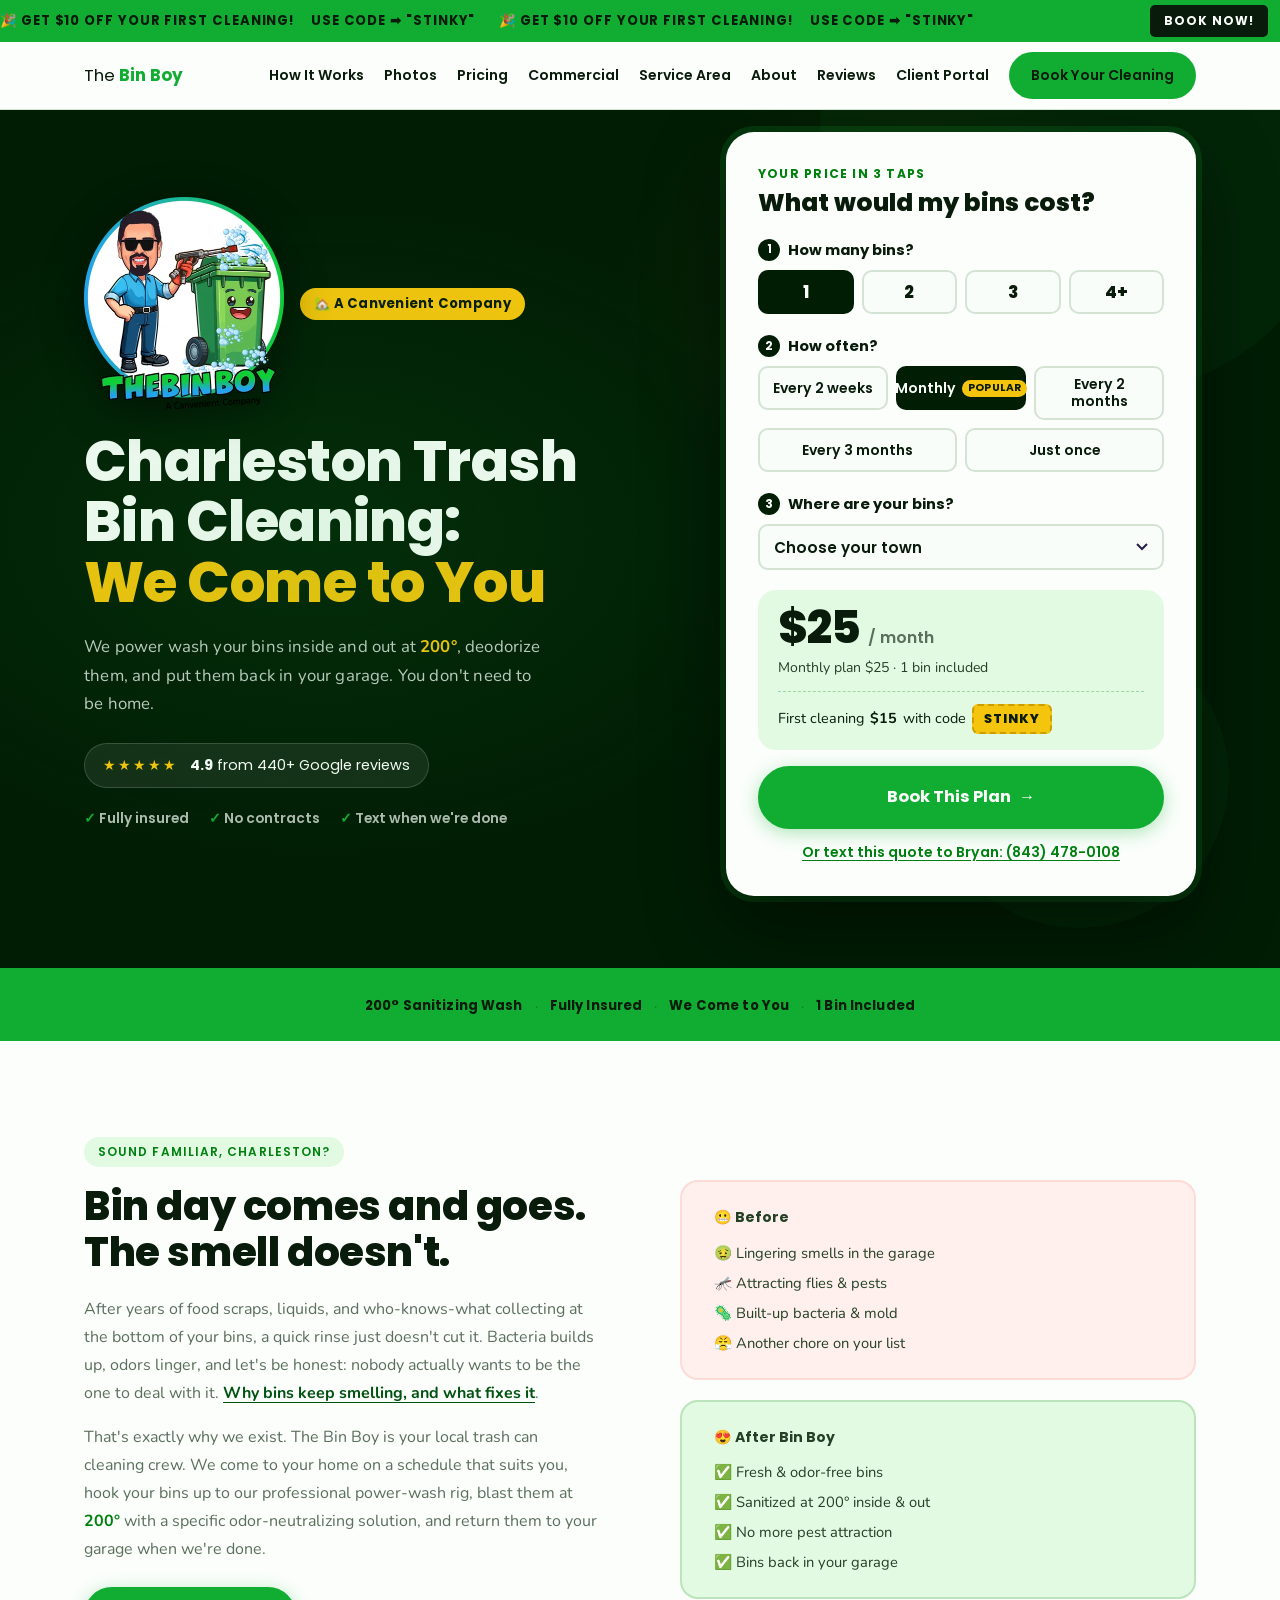
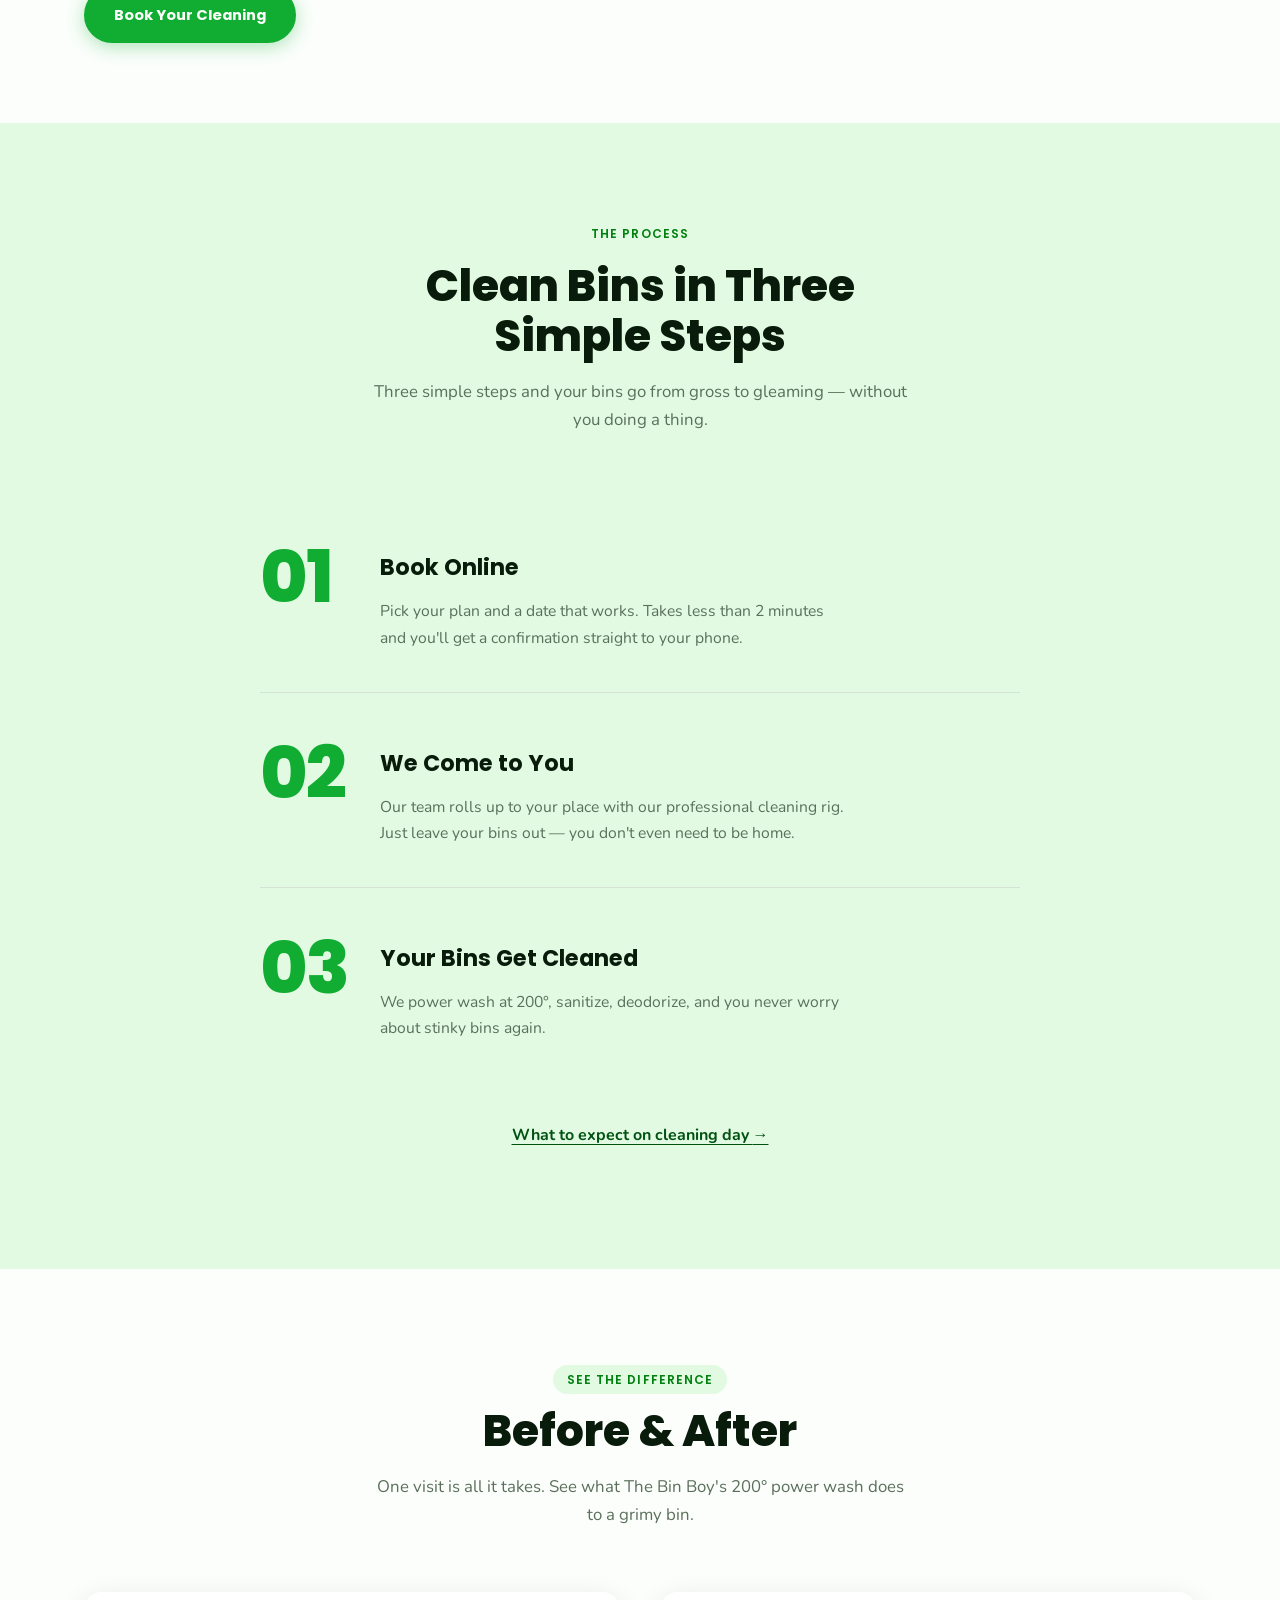
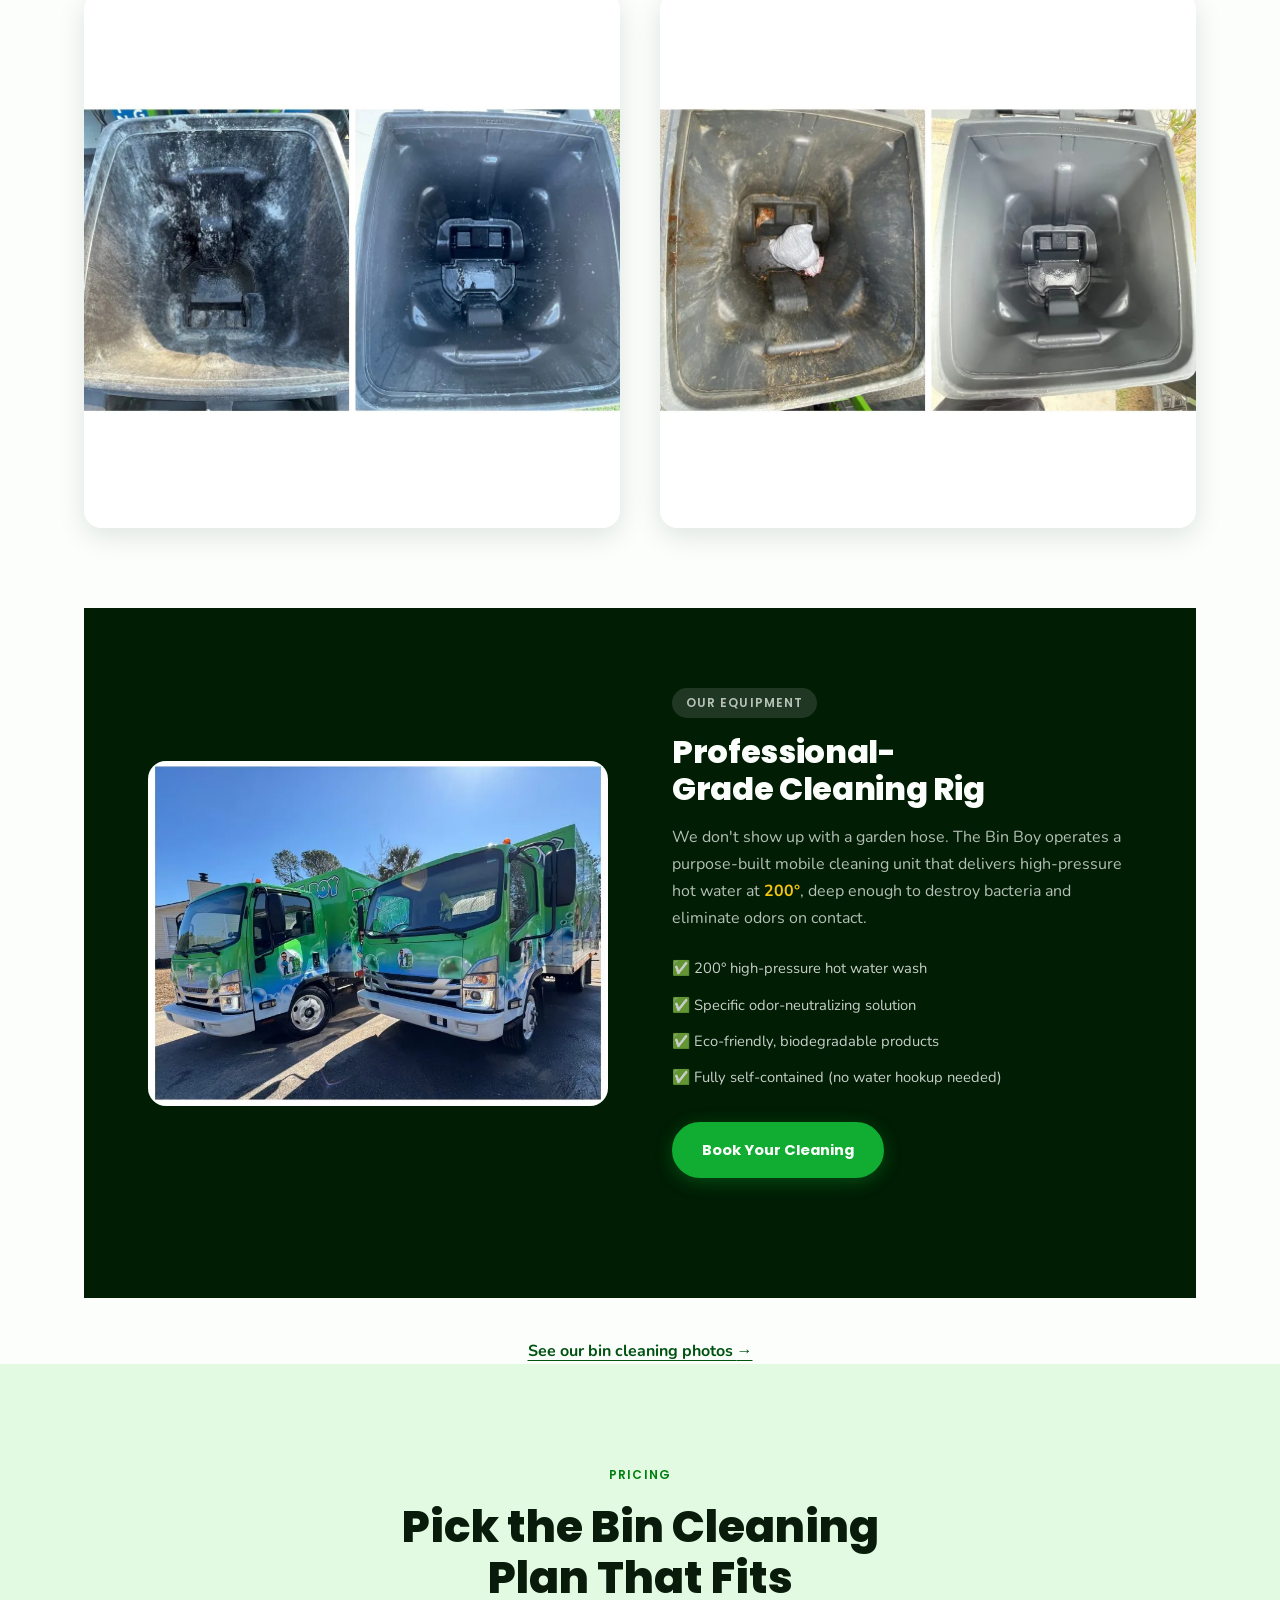
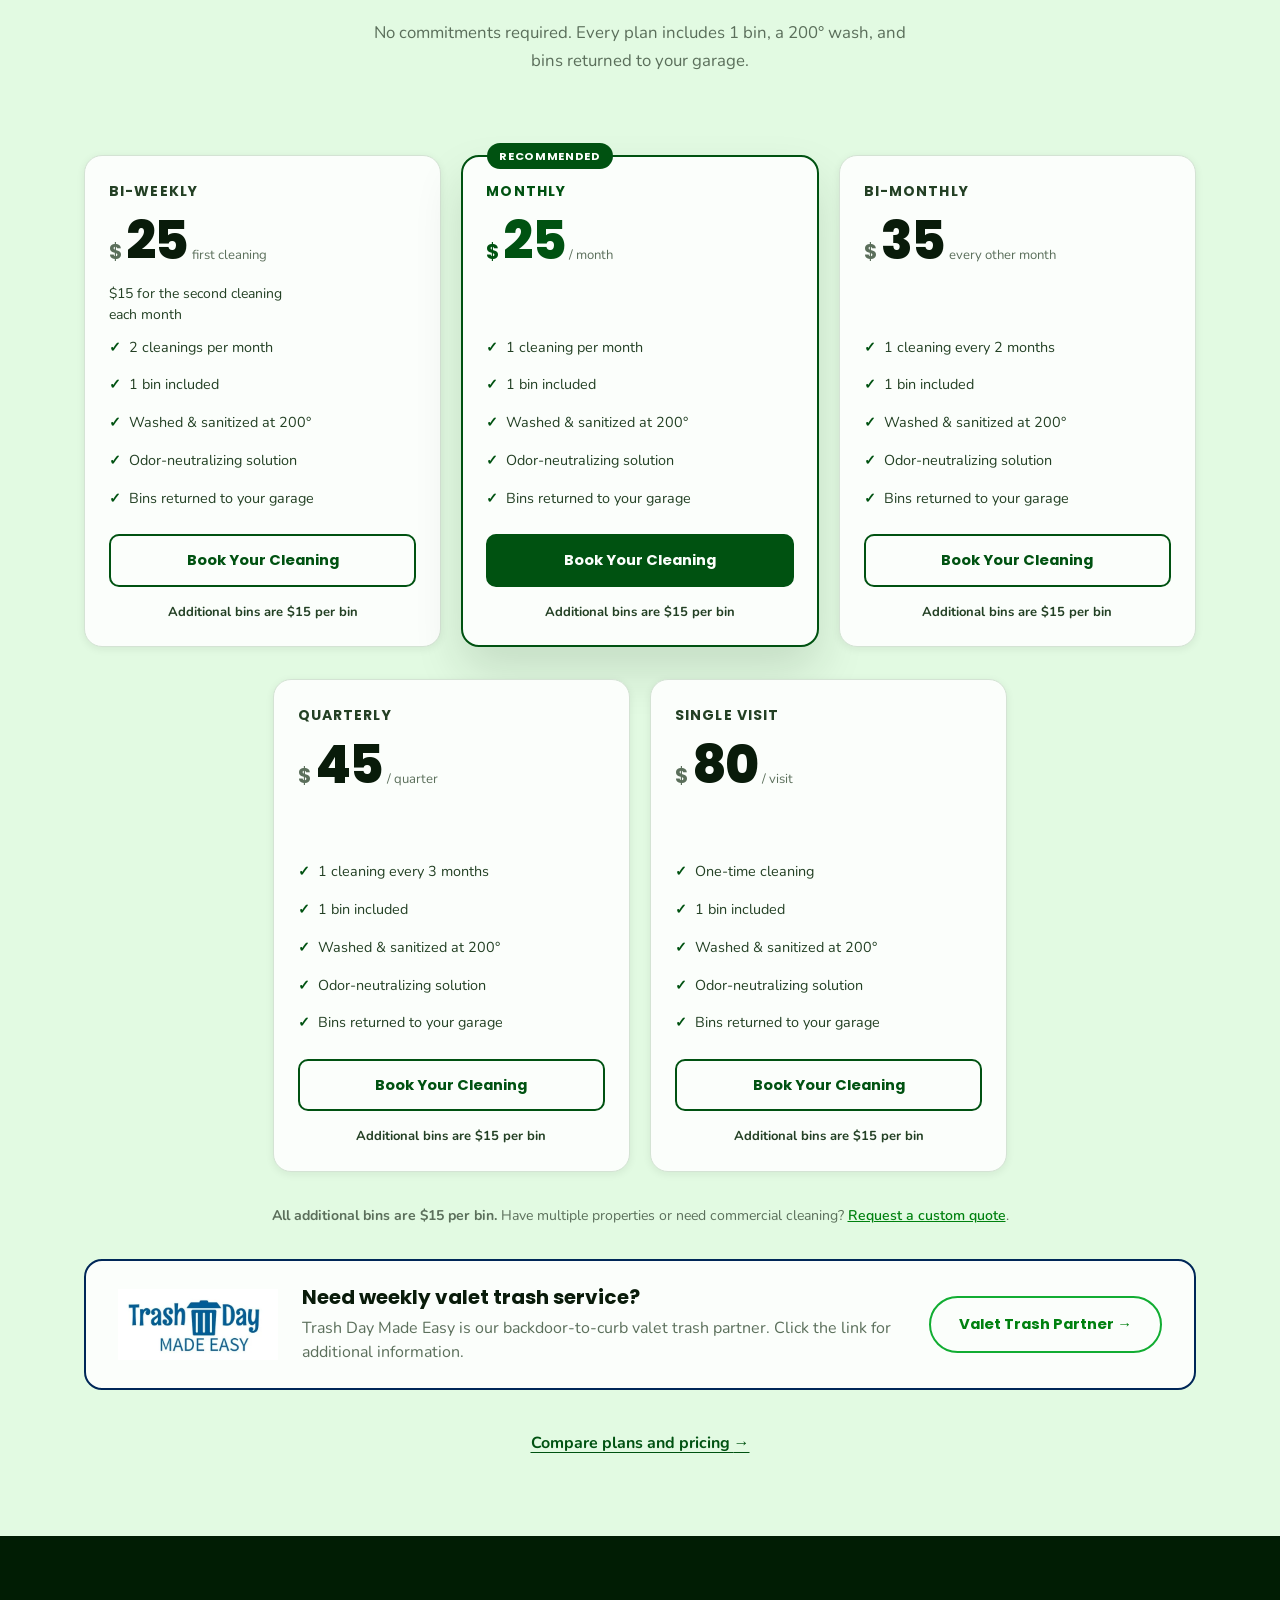
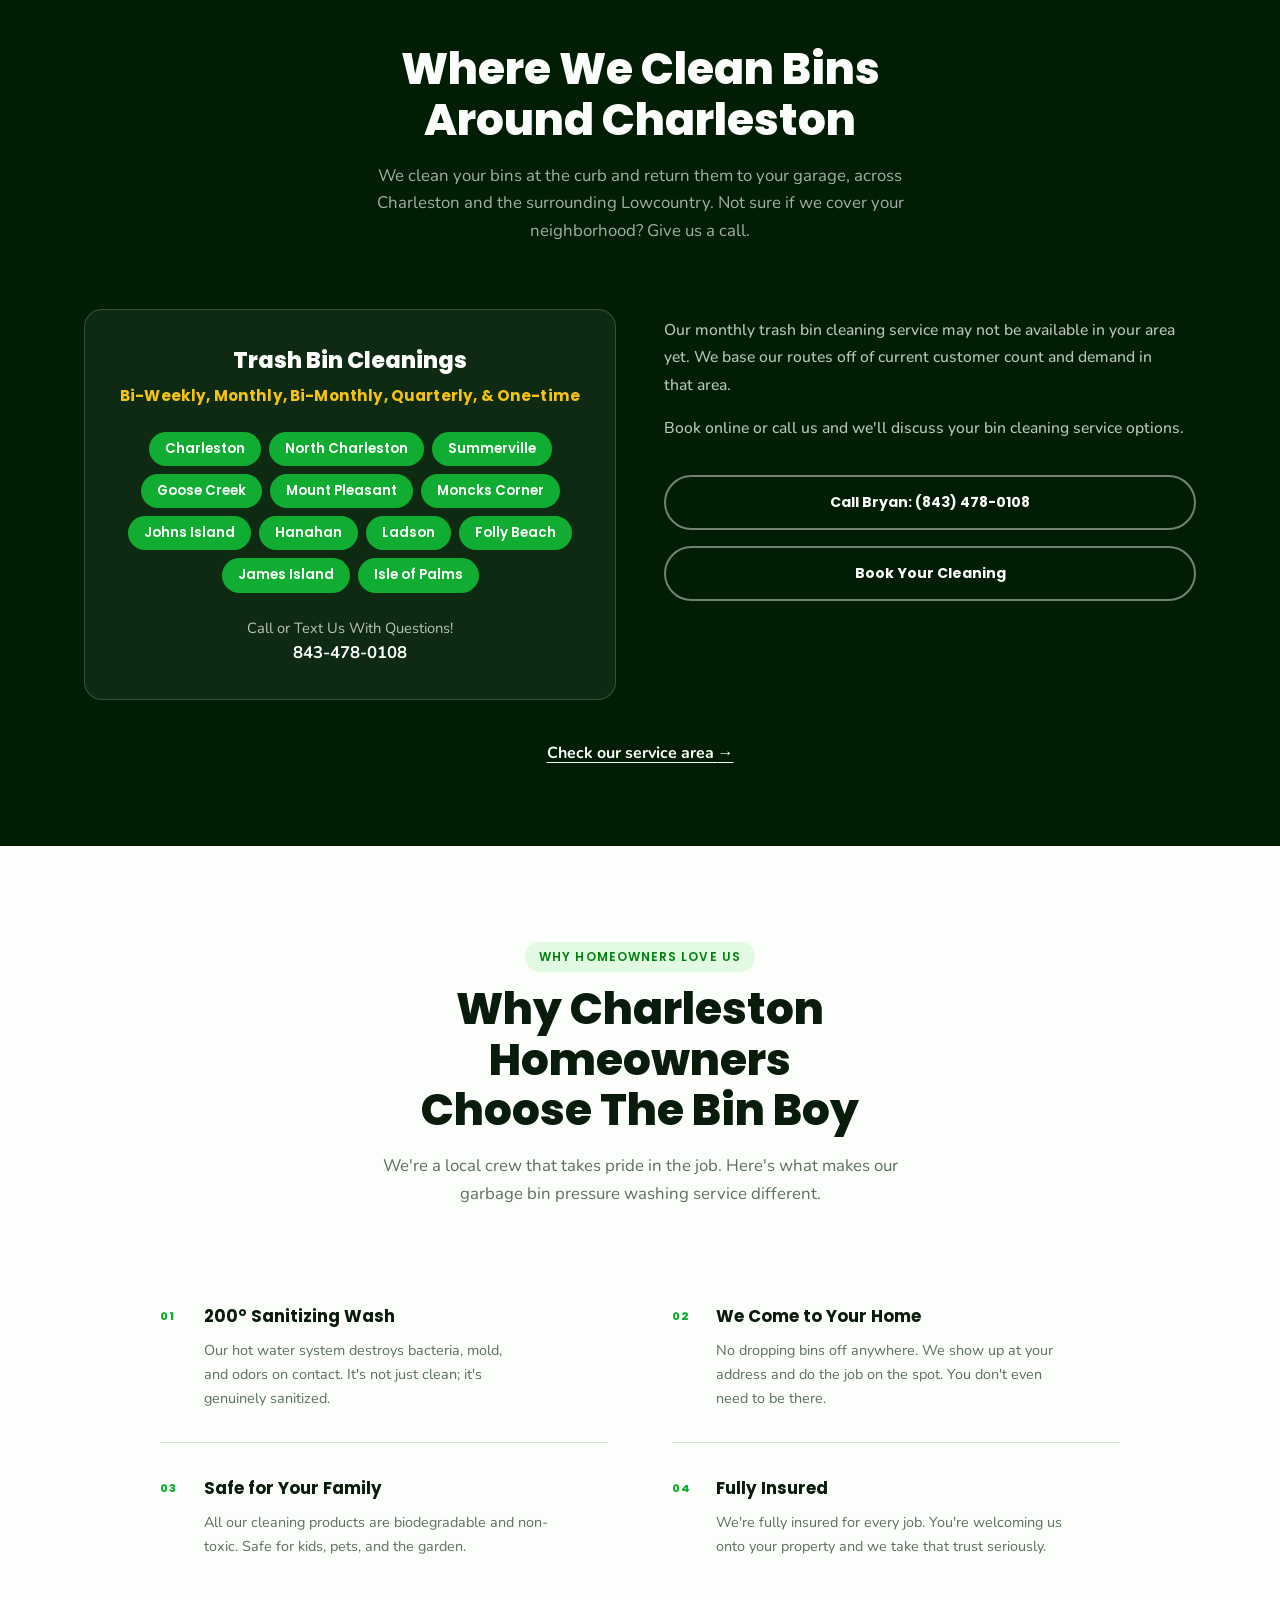
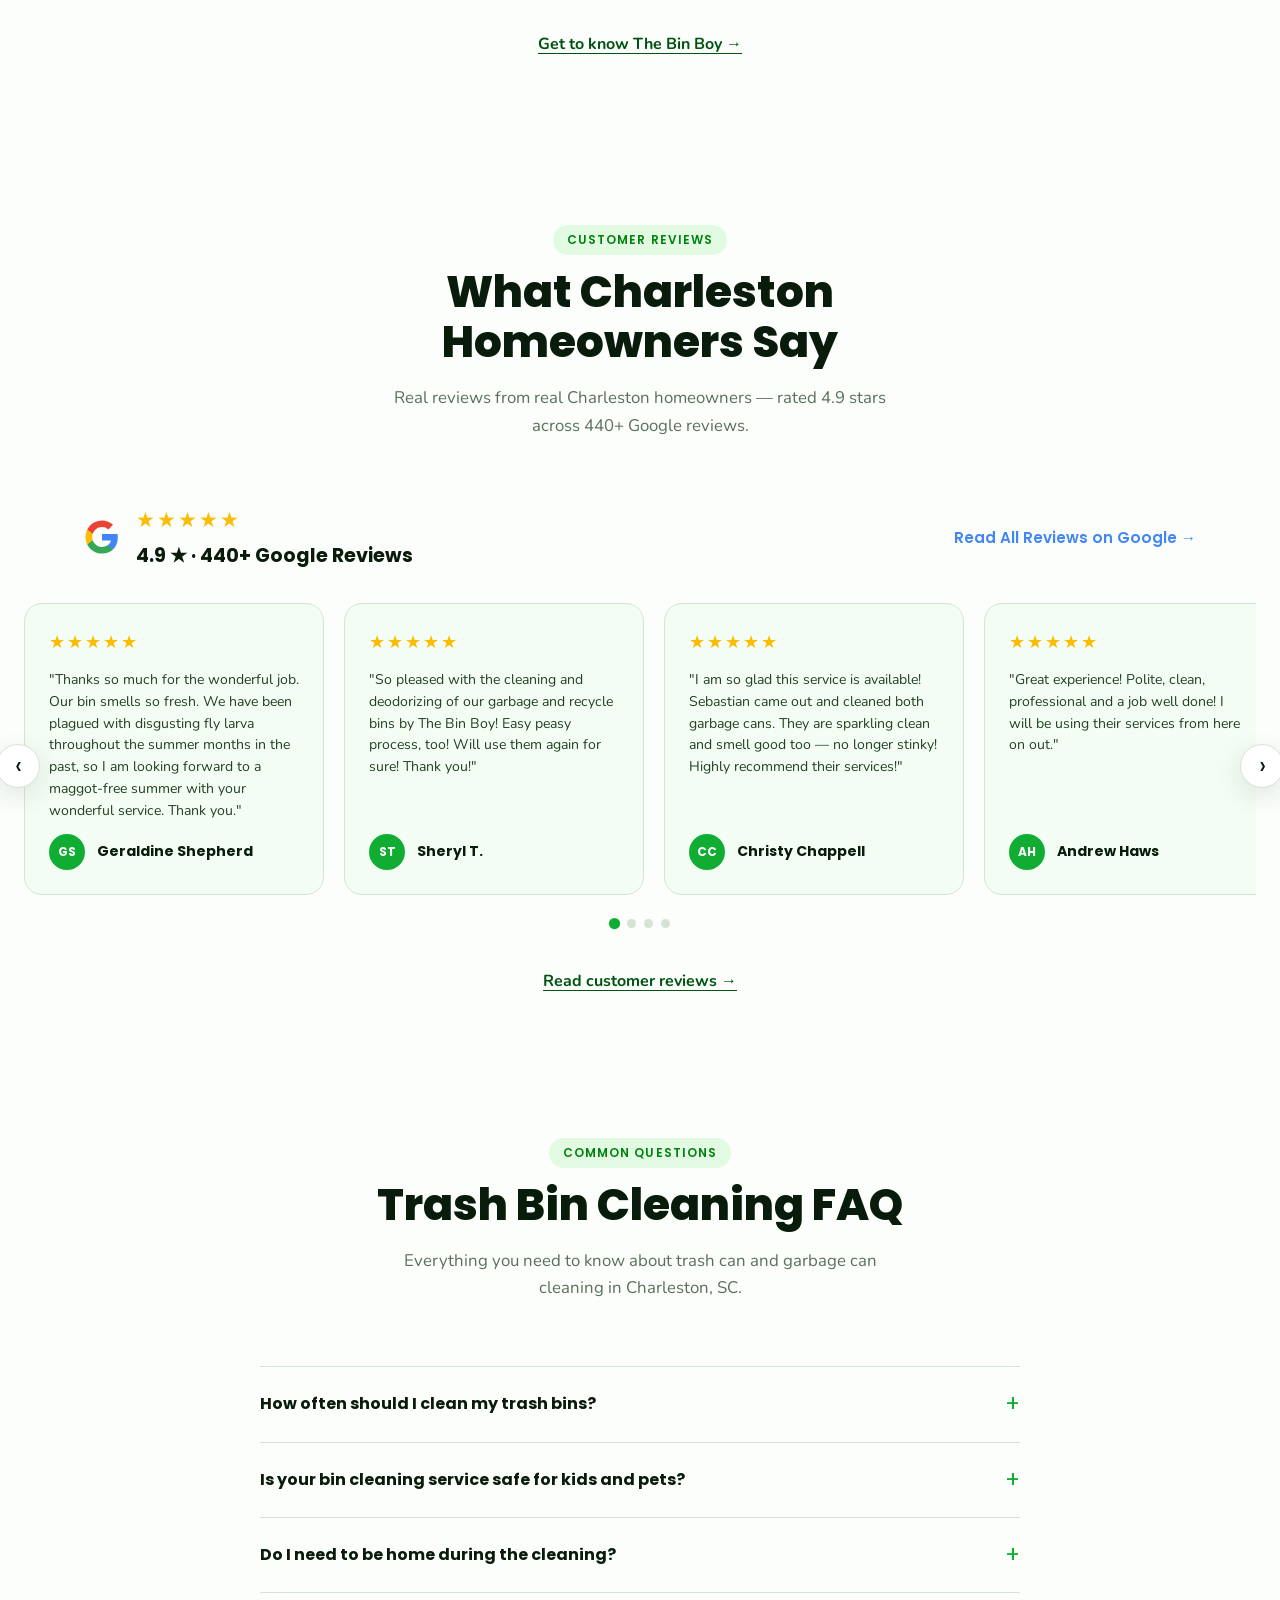
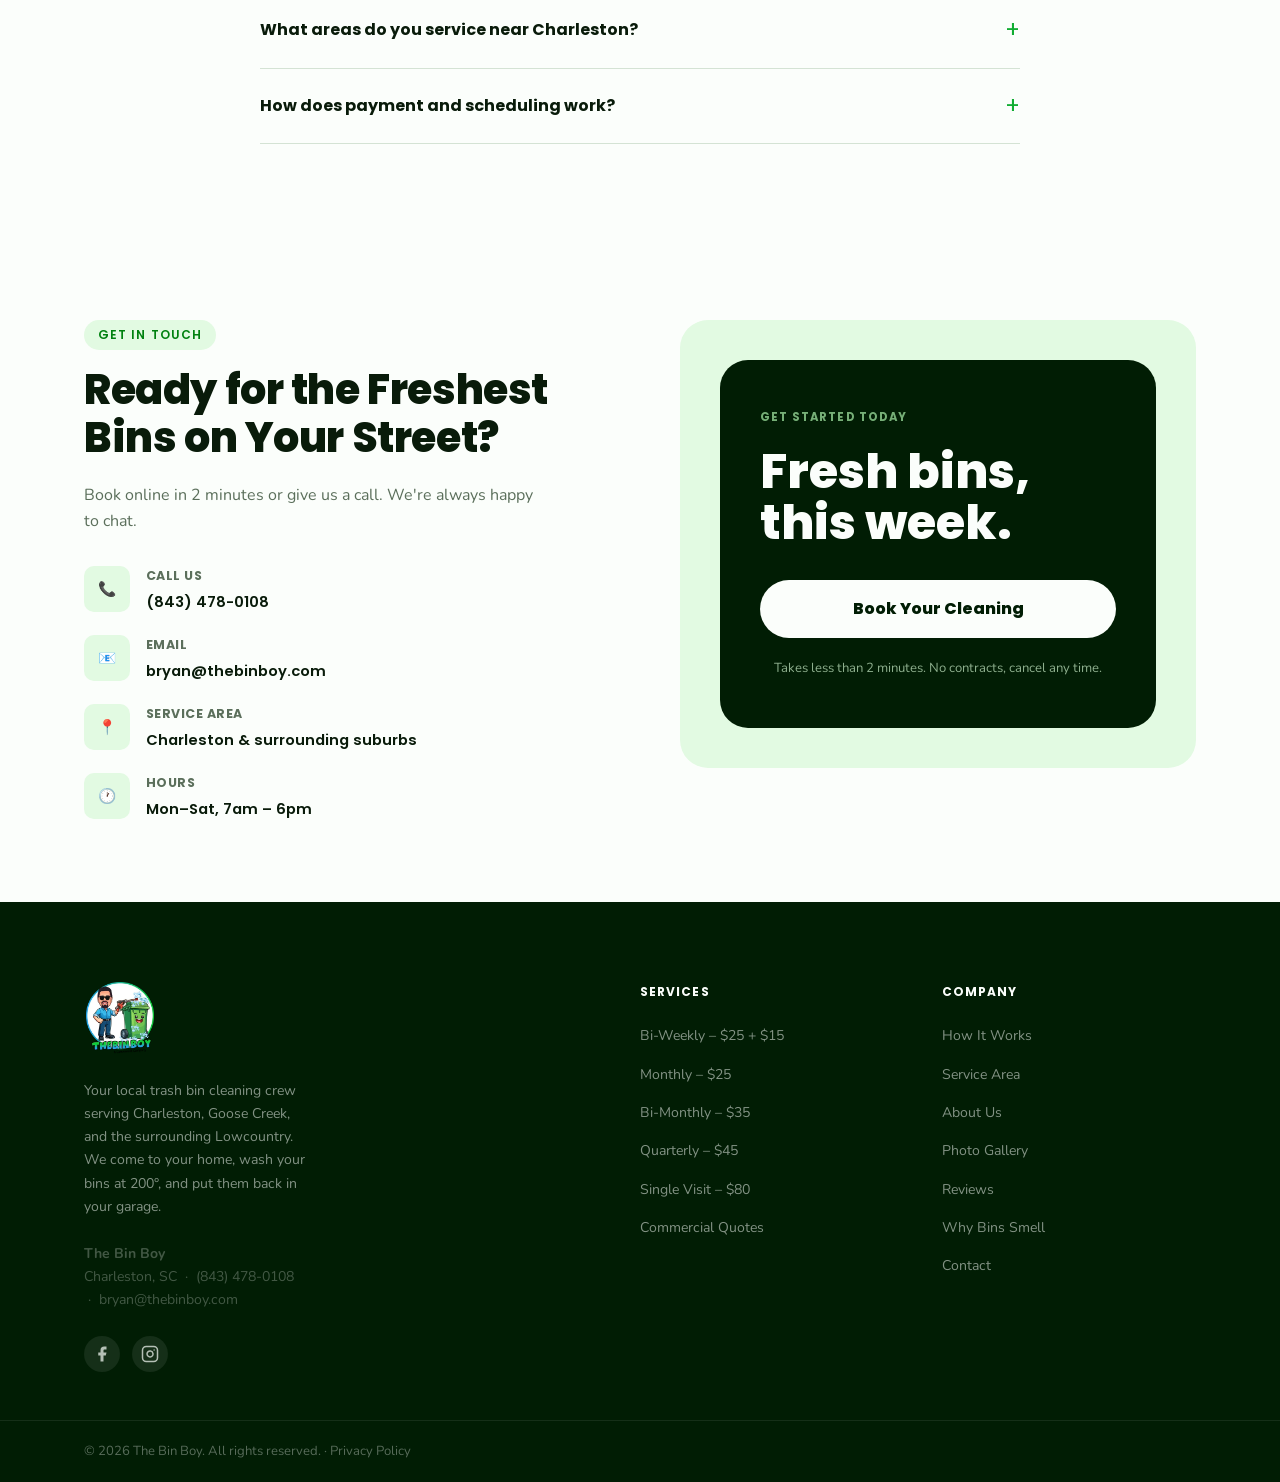
<file: index.html>
<!DOCTYPE html>
<html lang="en">
<head>
  <meta charset="UTF-8" />
  <meta name="viewport" content="width=device-width, initial-scale=1.0, viewport-fit=cover" />
  <title>Trash Bin Cleaning Charleston &amp; Summerville SC | The Bin Boy</title>
  <meta name="description" content="Trash bin cleaning in Charleston, Summerville &amp; the Lowcountry. We wash your bins at 200° and put them back in your garage. Plans from $25. Book online." />
  <link rel="canonical" href="https://thebinboy.com/" />

  <!-- Favicon -->
  <link rel="icon" type="image/png" sizes="48x48" href="images/favicon-48.png" />
  <link rel="apple-touch-icon" href="images/apple-touch-icon.png" />

  <!-- Open Graph -->
  <meta property="og:locale" content="en_US" />
  <meta property="og:type" content="website" />
  <meta property="og:site_name" content="The Bin Boy" />
  <meta property="og:title" content="Trash Bin Cleaning Charleston &amp; Summerville SC | The Bin Boy" />
  <meta property="og:description" content="Trash bin cleaning in Charleston, Summerville &amp; the Lowcountry. We wash your bins at 200° and put them back in your garage. Plans from $25. Book online." />
  <meta property="og:url" content="https://thebinboy.com/" />
  <meta property="og:image" content="https://thebinboy.com/images/share-1200x630.jpg" />
  <meta property="og:image:width" content="1200" />
  <meta property="og:image:height" content="630" />
  <meta property="og:image:alt" content="Trash bin before and after cleaning by The Bin Boy in Charleston, SC" />

  <!-- Twitter -->
  <meta name="twitter:card" content="summary_large_image" />
  <meta name="twitter:title" content="Trash Bin Cleaning Charleston &amp; Summerville SC | The Bin Boy" />
  <meta name="twitter:description" content="Trash bin cleaning in Charleston, Summerville &amp; the Lowcountry. We wash your bins at 200° and put them back in your garage. Plans from $25. Book online." />
  <meta name="twitter:image" content="https://thebinboy.com/images/share-1200x630.jpg" />
  <meta name="twitter:image:alt" content="Trash bin before and after cleaning by The Bin Boy in Charleston, SC" />

  <link rel="preconnect" href="https://fonts.googleapis.com" />
  <link rel="preconnect" href="https://fonts.gstatic.com" crossorigin />
  <link href="https://fonts.googleapis.com/css2?family=Poppins:wght@400;600;700;800&family=Nunito:wght@400;500;600;700&display=swap" rel="stylesheet" />
  <link rel="stylesheet" href="styles.css" />
  <!--
    ===== STRUCTURED DATA (JSON-LD) =====
    Single @graph = one source of truth for the whole site. Edit business facts
    (phone, email, hours, service area, prices) here and they flow
    everywhere. All entities are cross-linked by @id (#business, #website,
    #webpage, #service-*, etc.), so there are no duplicate/conflicting entities.
    No aggregateRating/review markup on purpose: the ratings come from Google,
    and Google does not allow reviews from other sites to be marked up as the
    business's own. The visible review text on the page is fine.
    commercial.html has its own Service schema that references this same
    #business @id via provider, keeping entity identity consistent site-wide.
  -->
  <script type="application/ld+json">
  {
    "@context": "https://schema.org",
    "@graph": [
      {
        "@type": ["LocalBusiness", "HomeAndConstructionBusiness"],
        "@id": "https://thebinboy.com/#business",
        "name": "The Bin Boy",
        "url": "https://thebinboy.com/",
        "telephone": "+18434780108",
        "email": "bryan@thebinboy.com",
        "description": "Professional trash and recycle bin cleaning service in Charleston, SC and surrounding areas. We come to your home, clean your bins at 200°, and return them to your garage.",
        "slogan": "A Canvenient Company",
        "logo": {
          "@type": "ImageObject",
          "@id": "https://thebinboy.com/#logo",
          "url": "https://thebinboy.com/images/logo.png",
          "caption": "The Bin Boy"
        },
        "image": { "@id": "https://thebinboy.com/#logo" },
        "founder": { "@type": "Person", "name": "Bryan Rojas" },
        "foundingDate": "2021",
        "address": {
          "@type": "PostalAddress",
          "addressLocality": "Charleston",
          "addressRegion": "SC",
          "addressCountry": "US"
        },
        "areaServed": [
          { "@type": "City", "name": "Charleston, SC" },
          { "@type": "City", "name": "North Charleston, SC" },
          { "@type": "City", "name": "Summerville, SC" },
          { "@type": "City", "name": "Goose Creek, SC" },
          { "@type": "City", "name": "Mount Pleasant, SC" },
          { "@type": "City", "name": "Moncks Corner, SC" },
          { "@type": "City", "name": "Johns Island, SC" },
          { "@type": "City", "name": "Hanahan, SC" },
          { "@type": "City", "name": "Ladson, SC" },
          { "@type": "City", "name": "Folly Beach, SC" },
          { "@type": "City", "name": "James Island, SC" },
          { "@type": "City", "name": "Isle of Palms, SC" }
        ],
        "openingHoursSpecification": {
          "@type": "OpeningHoursSpecification",
          "dayOfWeek": ["Monday", "Tuesday", "Wednesday", "Thursday", "Friday", "Saturday"],
          "opens": "07:00",
          "closes": "18:00"
        },
        "priceRange": "$$",
        "contactPoint": {
          "@type": "ContactPoint",
          "telephone": "+18434780108",
          "email": "bryan@thebinboy.com",
          "contactType": "customer service",
          "areaServed": "US-SC",
          "availableLanguage": "English"
        },
        "sameAs": [
          "https://www.facebook.com/TheBInBoy.SC/",
          "https://www.instagram.com/thebinboysc/",
          "https://www.google.com/search?kgmid=/g/11rgm1mhmt"
        ],
        "hasOfferCatalog": {
          "@type": "OfferCatalog",
          "name": "Bin Cleaning Plans",
          "itemListElement": [
            { "@id": "https://thebinboy.com/#offer-biweekly" },
            { "@id": "https://thebinboy.com/#offer-monthly" },
            { "@id": "https://thebinboy.com/#offer-bimonthly" },
            { "@id": "https://thebinboy.com/#offer-quarterly" },
            { "@id": "https://thebinboy.com/#offer-onetime" }
          ]
        }
      },
      {
        "@type": "WebSite",
        "@id": "https://thebinboy.com/#website",
        "url": "https://thebinboy.com/",
        "name": "The Bin Boy",
        "description": "Professional trash and recycle bin cleaning in Charleston, SC and the Lowcountry.",
        "publisher": { "@id": "https://thebinboy.com/#business" },
        "inLanguage": "en-US"
      },
      {
        "@type": "WebPage",
        "@id": "https://thebinboy.com/#webpage",
        "url": "https://thebinboy.com/",
        "name": "Trash Bin Cleaning Charleston & Summerville SC | The Bin Boy",
        "description": "Trash bin cleaning in Charleston, Summerville & the Lowcountry. We wash your bins at 200° and put them back in your garage. Plans from $25. Book online.",
        "isPartOf": { "@id": "https://thebinboy.com/#website" },
        "about": { "@id": "https://thebinboy.com/#business" },
        "primaryImageOfPage": { "@id": "https://thebinboy.com/#logo" },
        "breadcrumb": { "@id": "https://thebinboy.com/#breadcrumb" },
        "inLanguage": "en-US"
      },
      {
        "@type": "BreadcrumbList",
        "@id": "https://thebinboy.com/#breadcrumb",
        "itemListElement": [
          { "@type": "ListItem", "position": 1, "name": "Home", "item": "https://thebinboy.com/" }
        ]
      },
      {
        "@type": "Service",
        "@id": "https://thebinboy.com/#service-biweekly",
        "name": "Bi-Weekly Trash Bin Cleaning",
        "serviceType": "Trash bin cleaning",
        "description": "2 cleanings per month for one bin, with a 200° wash, odor-neutralizing solution, and bins returned to your garage. Additional bins are $15 per bin.",
        "provider": {
          "@id": "https://thebinboy.com/#business"
        },
        "areaServed": {
          "@type": "AdministrativeArea",
          "name": "Charleston, SC and the Lowcountry"
        },
        "offers": {
          "@type": "Offer",
          "@id": "https://thebinboy.com/#offer-biweekly",
          "price": "25",
          "priceCurrency": "USD",
          "url": "https://clienthub.getjobber.com/hubs/de76b674-b23c-4e12-9114-a51409e7ab45/public/requests/369306/new?source=website",
          "description": "2 cleanings per month for one bin. No commitments required. Additional bins are $15 per bin. $25 for the first cleaning and $15 for the second cleaning each month ($40 total for two cleanings).",
          "name": "Bi-Weekly: $25 first cleaning, $15 second cleaning each month"
        }
      },
      {
        "@type": "Service",
        "@id": "https://thebinboy.com/#service-monthly",
        "name": "Monthly Trash Bin Cleaning",
        "serviceType": "Trash bin cleaning",
        "description": "1 cleaning per month for one bin, with a 200° wash, odor-neutralizing solution, and bins returned to your garage. Additional bins are $15 per bin.",
        "provider": {
          "@id": "https://thebinboy.com/#business"
        },
        "areaServed": {
          "@type": "AdministrativeArea",
          "name": "Charleston, SC and the Lowcountry"
        },
        "offers": {
          "@type": "Offer",
          "@id": "https://thebinboy.com/#offer-monthly",
          "price": "25",
          "priceCurrency": "USD",
          "url": "https://clienthub.getjobber.com/hubs/de76b674-b23c-4e12-9114-a51409e7ab45/public/requests/369306/new?source=website",
          "description": "1 cleaning per month for one bin. No commitments required. Additional bins are $15 per bin."
        }
      },
      {
        "@type": "Service",
        "@id": "https://thebinboy.com/#service-bimonthly",
        "name": "Bi-Monthly Trash Bin Cleaning",
        "serviceType": "Trash bin cleaning",
        "description": "1 cleaning every 2 months for one bin, with a 200° wash, odor-neutralizing solution, and bins returned to your garage. Additional bins are $15 per bin.",
        "provider": {
          "@id": "https://thebinboy.com/#business"
        },
        "areaServed": {
          "@type": "AdministrativeArea",
          "name": "Charleston, SC and the Lowcountry"
        },
        "offers": {
          "@type": "Offer",
          "@id": "https://thebinboy.com/#offer-bimonthly",
          "price": "35",
          "priceCurrency": "USD",
          "url": "https://clienthub.getjobber.com/hubs/de76b674-b23c-4e12-9114-a51409e7ab45/public/requests/369306/new?source=website",
          "description": "1 cleaning every 2 months for one bin. No commitments required. Additional bins are $15 per bin."
        }
      },
      {
        "@type": "Service",
        "@id": "https://thebinboy.com/#service-quarterly",
        "name": "Quarterly Trash Bin Cleaning",
        "serviceType": "Trash bin cleaning",
        "description": "1 cleaning every 3 months for one bin, with a 200° wash, odor-neutralizing solution, and bins returned to your garage. Additional bins are $15 per bin.",
        "provider": {
          "@id": "https://thebinboy.com/#business"
        },
        "areaServed": {
          "@type": "AdministrativeArea",
          "name": "Charleston, SC and the Lowcountry"
        },
        "offers": {
          "@type": "Offer",
          "@id": "https://thebinboy.com/#offer-quarterly",
          "price": "45",
          "priceCurrency": "USD",
          "url": "https://clienthub.getjobber.com/hubs/de76b674-b23c-4e12-9114-a51409e7ab45/public/requests/369306/new?source=website",
          "description": "1 cleaning every 3 months for one bin. No commitments required. Additional bins are $15 per bin."
        }
      },
      {
        "@type": "Service",
        "@id": "https://thebinboy.com/#service-onetime",
        "name": "Single Visit Trash Bin Cleaning",
        "serviceType": "Trash bin cleaning",
        "description": "One-time cleaning for one bin, with a 200° wash, odor-neutralizing solution, and bins returned to your garage. Additional bins are $15 per bin.",
        "provider": {
          "@id": "https://thebinboy.com/#business"
        },
        "areaServed": {
          "@type": "AdministrativeArea",
          "name": "Charleston, SC and the Lowcountry"
        },
        "offers": {
          "@type": "Offer",
          "@id": "https://thebinboy.com/#offer-onetime",
          "price": "80",
          "priceCurrency": "USD",
          "url": "https://clienthub.getjobber.com/hubs/de76b674-b23c-4e12-9114-a51409e7ab45/public/requests/369306/new?source=website",
          "description": "One-time cleaning for one bin. No commitments required. Additional bins are $15 per bin."
        }
      },
      {
        "@type": "FAQPage",
        "@id": "https://thebinboy.com/#faqpage",
        "isPartOf": { "@id": "https://thebinboy.com/#webpage" },
        "mainEntity": [
          {
            "@type": "Question",
            "name": "How often should I clean my trash bins?",
            "acceptedAnswer": {
              "@type": "Answer",
              "text": "For most households in Charleston, a monthly clean is ideal — especially in South Carolina's heat and humidity, which speeds up bacteria growth and odor. Quarterly works well if your bins don't get heavy organic waste. Our Monthly Plan is $25 per month for one bin, with additional bins at $15 per bin."
            }
          },
          {
            "@type": "Question",
            "name": "Is your bin cleaning service safe for kids and pets?",
            "acceptedAnswer": {
              "@type": "Answer",
              "text": "Yes. We use biodegradable, non-toxic odor-neutralizing solution that's completely safe for children, pets, and your garden. Everything we use is eco-friendly and washes away cleanly."
            }
          },
          {
            "@type": "Question",
            "name": "Do I need to be home during the cleaning?",
            "acceptedAnswer": {
              "@type": "Answer",
              "text": "No. Just leave your bins at the curb or driveway and we'll handle everything. We'll text you when we're on the way and again when we're done — and we'll return your bins to your garage or wherever you prefer."
            }
          },
          {
            "@type": "Question",
            "name": "What areas do you service near Charleston?",
            "acceptedAnswer": {
              "@type": "Answer",
              "text": "We currently service Charleston, North Charleston, Summerville, Goose Creek, Mount Pleasant, Moncks Corner, Johns Island, Hanahan, Ladson, Folly Beach, James Island, and Isle of Palms. Monthly routes are based on customer density in each area; if your neighborhood isn't covered yet, get in touch and we'll add you to the waitlist."
            }
          },
          {
            "@type": "Question",
            "name": "How does payment and scheduling work?",
            "acceptedAnswer": {
              "@type": "Answer",
              "text": "Book online via the button above or call Bryan at (843) 478-0108. We'll confirm your service date and send a reminder before each visit. Monthly customers are billed monthly: no long-term contracts, cancel any time."
            }
          }
        ]
      }
    ]
  }
  </script>
</head>
<body>

  <a href="#main-content" class="skip-link">Skip to main content</a>

  <!-- ===== PROMO BANNER ===== -->
  <div class="promo-banner">
    <div class="promo-banner__track">
      <span class="promo-banner__content">
        🎉 GET $10 OFF YOUR FIRST CLEANING! &nbsp;&nbsp; USE CODE ➡ "STINKY" &nbsp;&nbsp;&nbsp;&nbsp;&nbsp;
      </span>
      <span class="promo-banner__content" aria-hidden="true">
        🎉 GET $10 OFF YOUR FIRST CLEANING! &nbsp;&nbsp; USE CODE ➡ "STINKY" &nbsp;&nbsp;&nbsp;&nbsp;&nbsp;
      </span>
    </div>
    <a href="https://clienthub.getjobber.com/hubs/de76b674-b23c-4e12-9114-a51409e7ab45/public/requests/369306/new?source=website" class="promo-banner__btn" target="_blank" rel="noopener">BOOK NOW!</a>
  </div>

  <!-- ===== NAVBAR ===== -->
  <header class="navbar" id="navbar">
    <div class="container navbar__inner">
      <a href="/" class="navbar__logo">
        <span class="logo-text">The <strong>Bin Boy</strong></span>
      </a>
      <nav class="navbar__links" id="navLinks" aria-label="Main navigation">
        <a href="how-it-works.html">How It Works</a>
        <a href="photos.html">Photos</a>
        <a href="pricing.html">Pricing</a>
        <a href="commercial.html">Commercial</a>
        <a href="service-area.html">Service Area</a>
        <a href="about.html">About</a>
        <a href="reviews.html">Reviews</a>
        <a href="https://clienthub.getjobber.com/client_hubs/de76b674-b23c-4e12-9114-a51409e7ab45/login/new?source=share_login" target="_blank" rel="noopener">Client Portal</a>
        <a href="https://clienthub.getjobber.com/hubs/de76b674-b23c-4e12-9114-a51409e7ab45/public/requests/369306/new?source=website" target="_blank" rel="noopener" class="btn btn--nav">Book Your Cleaning</a>
      </nav>
      <button class="navbar__burger" id="burgerBtn" aria-label="Toggle menu" aria-expanded="false">
        <span></span><span></span><span></span>
      </button>
    </div>
  </header>

  <main id="main-content">

  <!-- ===== HERO ===== -->
  <!--
    The hero is a price builder: three taps (bins, schedule, town) give the
    visitor their own price, then one tap books it or texts it to Bryan.
    PRICES live in script.js (QUOTE_PLANS) and must match the pricing cards
    below. The markup ships with the default answer (Monthly, 1 bin) so the
    price still reads correctly before or without JavaScript.
  -->
  <section class="hero hero--quote">
    <div class="hero__bg-shapes">
      <div class="shape shape-1"></div>
      <div class="shape shape-2"></div>
    </div>
    <div class="container hero__inner">

      <div class="hero__text">
        <div class="hero__brand">
          <picture><source srcset="images/logo-400.webp" type="image/webp" /><img src="images/logo-400.png" alt="The Bin Boy – A Canvenient Company" class="hero__mascot" width="400" height="429" loading="eager" fetchpriority="high" /></picture>
          <span class="badge">🏡 A Canvenient Company</span>
        </div>
        <h1>Charleston Trash Bin Cleaning: <em>We Come to You</em></h1>
        <p>We power wash your bins inside and out at <strong>200°</strong>, deodorize them, and put them back in your garage. You don't need to be home.</p>
        <a href="https://www.google.com/search?q=the+bin+boy+charleston+sc" target="_blank" rel="noopener" class="hero__proof">
          <span class="hero__proof-stars" aria-hidden="true">★★★★★</span>
          <span><strong>4.9</strong> from 440+ Google reviews</span>
        </a>
        <ul class="hero__facts">
          <li>Fully insured</li>
          <li>No contracts</li>
          <li>Text when we're done</li>
        </ul>
      </div>

      <div class="quote" id="quote" data-quote>
        <p class="quote__eyebrow">Your price in 3 taps</p>
        <h2 class="quote__title">What would my bins cost?</h2>

        <fieldset class="quote__step">
          <legend><span class="quote__n">1</span> How many bins?</legend>
          <div class="quote__bins">
            <label class="chip"><input type="radio" name="bins" value="1" checked /><span>1</span></label>
            <label class="chip"><input type="radio" name="bins" value="2" /><span>2</span></label>
            <label class="chip"><input type="radio" name="bins" value="3" /><span>3</span></label>
            <label class="chip"><input type="radio" name="bins" value="4" /><span>4+</span></label>
          </div>
        </fieldset>

        <fieldset class="quote__step">
          <legend><span class="quote__n">2</span> How often?</legend>
          <div class="quote__plans">
            <label class="chip"><input type="radio" name="plan" value="biweekly" /><span>Every 2 weeks</span></label>
            <label class="chip"><input type="radio" name="plan" value="monthly" checked /><span>Monthly <small>Popular</small></span></label>
            <label class="chip"><input type="radio" name="plan" value="bimonthly" /><span>Every 2 months</span></label>
            <label class="chip"><input type="radio" name="plan" value="quarterly" /><span>Every 3 months</span></label>
            <label class="chip"><input type="radio" name="plan" value="onetime" /><span>Just once</span></label>
          </div>
        </fieldset>

        <div class="quote__step">
          <label class="quote__label" for="quoteTown"><span class="quote__n">3</span> Where are your bins?</label>
          <select id="quoteTown" name="town" class="quote__select">
            <option value="">Choose your town</option>
            <option>Charleston</option>
            <option>North Charleston</option>
            <option>Summerville</option>
            <option>Goose Creek</option>
            <option>Mount Pleasant</option>
            <option>Moncks Corner</option>
            <option>Johns Island</option>
            <option>Hanahan</option>
            <option>Ladson</option>
            <option>Folly Beach</option>
            <option>James Island</option>
            <option>Isle of Palms</option>
            <option value="other">Somewhere else</option>
          </select>
        </div>

        <div class="quote__result" aria-live="polite">
          <p class="quote__price"><span class="quote__amount" data-quote-amount>$25</span> <span class="quote__per" data-quote-per>/ month</span></p>
          <p class="quote__math" data-quote-math>Monthly plan · 1 bin included</p>
          <p class="quote__promo">
            First cleaning <strong data-quote-first>$15</strong> with code
            <button type="button" class="quote__code" data-quote-code aria-label="Copy promo code STINKY">STINKY</button>
          </p>
          <p class="quote__area" data-quote-area hidden></p>
        </div>

        <a href="https://clienthub.getjobber.com/hubs/de76b674-b23c-4e12-9114-a51409e7ab45/public/requests/369306/new?source=website" target="_blank" rel="noopener" class="btn btn--primary quote__book" data-quote-book>Book This Plan <span aria-hidden="true">&rarr;</span></a>
        <a href="sms:+18434780108" class="quote__sms" data-quote-sms>Or text this quote to Bryan: <span class="nowrap">(843) 478-0108</span></a>
      </div>

    </div>
  </section>

  <!-- ===== TRUST BAR ===== -->
  <section class="trust-bar">
    <div class="container trust-bar__inner">
      <span class="trust-item" data-animate>200° Sanitizing Wash</span>
      <span class="trust-sep" aria-hidden="true">·</span>
      <span class="trust-item" data-animate>Fully Insured</span>
      <span class="trust-sep" aria-hidden="true">·</span>
      <span class="trust-item" data-animate>We Come to You</span>
      <span class="trust-sep" aria-hidden="true">·</span>
      <span class="trust-item" data-animate>1 Bin Included</span>
    </div>
  </section>

  <!-- ===== THE PROBLEM ===== -->
  <section class="section problem" id="about">
    <div class="container problem__inner">
      <div class="problem__text">
        <span class="section-tag">Sound Familiar, Charleston?</span>
        <h2>Bin day comes and goes.<br />The smell doesn't.</h2>
        <p>After years of food scraps, liquids, and who-knows-what collecting at the bottom of your bins, a quick rinse just doesn't cut it. Bacteria builds up, odors linger, and let's be honest: nobody actually wants to be the one to deal with it. <a href="why-does-my-trash-can-smell.html" class="text-link">Why bins keep smelling, and what fixes it</a>.</p>
        <p>That's exactly why we exist. The Bin Boy is your local trash can cleaning crew. We come to your home on a schedule that suits you, hook your bins up to our professional power-wash rig, blast them at <strong>200°</strong> with a specific odor-neutralizing solution, and return them to your garage when we're done.</p>
        <a href="https://clienthub.getjobber.com/hubs/de76b674-b23c-4e12-9114-a51409e7ab45/public/requests/369306/new?source=website" target="_blank" rel="noopener" class="btn btn--primary">Book Your Cleaning</a>
      </div>
      <div class="problem__cards">
        <div class="problem-card problem-card--bad">
          <div class="problem-card__label">😬 Before</div>
          <ul>
            <li>🤢 Lingering smells in the garage</li>
            <li>🦟 Attracting flies &amp; pests</li>
            <li>🦠 Built-up bacteria &amp; mold</li>
            <li>😤 Another chore on your list</li>
          </ul>
        </div>
        <div class="problem-card problem-card--good">
          <div class="problem-card__label">😍 After Bin Boy</div>
          <ul>
            <li>✅ Fresh &amp; odor-free bins</li>
            <li>✅ Sanitized at 200° inside &amp; out</li>
            <li>✅ No more pest attraction</li>
            <li>✅ Bins back in your garage</li>
          </ul>
        </div>
      </div>
    </div>
  </section>

  <!-- ===== HOW IT WORKS ===== -->
  <section class="section how-it-works" id="how-it-works">
    <div class="container">
      <div class="section-header">
        <span class="section-tag">The Process</span>
        <h2>Clean Bins in Three Simple Steps</h2>
        <p>Three simple steps and your bins go from gross to gleaming — without you doing a thing.</p>
      </div>
      <ol class="hiw-steps">
        <li class="hiw-step" data-animate style="--i:0">
          <div class="hiw-step__num">01</div>
          <div class="hiw-step__body">
            <h3>Book Online</h3>
            <p>Pick your plan and a date that works. Takes less than 2 minutes and you'll get a confirmation straight to your phone.</p>
          </div>
        </li>
        <li class="hiw-step" data-animate style="--i:1">
          <div class="hiw-step__num">02</div>
          <div class="hiw-step__body">
            <h3>We Come to You</h3>
            <p>Our team rolls up to your place with our professional cleaning rig. Just leave your bins out — you don't even need to be home.</p>
          </div>
        </li>
        <li class="hiw-step" data-animate style="--i:2">
          <div class="hiw-step__num">03</div>
          <div class="hiw-step__body">
            <h3>Your Bins Get Cleaned</h3>
            <p>We power wash at 200°, sanitize, deodorize, and you never worry about stinky bins again.</p>
          </div>
        </li>
      </ol>
      <p class="section-link"><a href="how-it-works.html">What to expect on cleaning day <span aria-hidden="true">&rarr;</span></a></p>
    </div>
  </section>

  <!-- ===== PHOTO GALLERY ===== -->
  <section class="section gallery" id="gallery">
    <div class="container">
      <div class="section-header">
        <span class="section-tag">See the Difference</span>
        <h2>Before &amp; After</h2>
        <p>One visit is all it takes. See what The Bin Boy's 200° power wash does to a grimy bin.</p>
      </div>

      <!-- Before / After Grid -->
      <div class="before-after-grid">
        <div class="ba-single" data-animate>
          <picture><source srcset="images/before-after-1.webp" type="image/webp" /><img src="images/before-after-1.jpg" alt="Trash bin before and after professional cleaning in Charleston SC" width="1080" height="1080" loading="lazy" /></picture>
        </div>
        <div class="ba-single" data-animate>
          <picture><source srcset="images/before-after-2.webp" type="image/webp" /><img src="images/before-after-2.jpg" alt="Garbage bin pressure washed clean by The Bin Boy" width="1080" height="1080" loading="lazy" /></picture>
        </div>
      </div>

      <!-- Van / Action Shot -->
      <div class="van-section" data-animate>
        <div class="van-img-wrap">
          <picture><source srcset="images/trucks.webp" type="image/webp" /><img src="images/trucks.jpg" alt="The Bin Boy bin cleaning service truck in Charleston SC" width="768" height="768" loading="lazy" /></picture>
        </div>
        <div class="van-text">
          <span class="section-tag">Our Equipment</span>
          <h3>Professional-Grade Cleaning Rig</h3>
          <p>We don't show up with a garden hose. The Bin Boy operates a purpose-built mobile cleaning unit that delivers high-pressure hot water at <strong>200°</strong>, deep enough to destroy bacteria and eliminate odors on contact.</p>
          <ul class="van-features">
            <li>✅ 200° high-pressure hot water wash</li>
            <li>✅ Specific odor-neutralizing solution</li>
            <li>✅ Eco-friendly, biodegradable products</li>
            <li>✅ Fully self-contained (no water hookup needed)</li>
          </ul>
          <a href="https://clienthub.getjobber.com/hubs/de76b674-b23c-4e12-9114-a51409e7ab45/public/requests/369306/new?source=website" target="_blank" rel="noopener" class="btn btn--primary">Book Your Cleaning</a>
        </div>
      </div>
      <p class="section-link"><a href="photos.html">See our bin cleaning photos <span aria-hidden="true">&rarr;</span></a></p>
    </div>
  </section>

  <!-- ===== SERVICES / PRICING ===== -->
  <section class="section services" id="services">
    <div class="container">
      <div class="section-header">
        <span class="section-tag">Pricing</span>
        <h2>Pick the Bin Cleaning Plan That Fits</h2>
        <p>No commitments required. Every plan includes 1 bin, a 200° wash, and bins returned to your garage.</p>
      </div>
      <div class="pricing-cards">
        <div class="pricing-card" data-plan="biweekly" data-animate>
          <div class="pricing-card__summary">
            <h3 class="pricing-card__tier">Bi-Weekly</h3>
            <div class="pricing-card__price">
              <span class="price-dollar">$</span>
              <span class="price-amount">25</span>
              <span class="price-per">first cleaning</span>
            </div>
            <p class="pricing-card__billing">
              $15 for the second cleaning each month
            </p>
          </div>
          <ul class="pricing-card__features">
            <li>2 cleanings per month</li>
            <li>1 bin included</li>
            <li>Washed &amp; sanitized at 200°</li>
            <li>Odor-neutralizing solution</li>
            <li>Bins returned to your garage</li>
          </ul>
          <a
            href="https://clienthub.getjobber.com/hubs/de76b674-b23c-4e12-9114-a51409e7ab45/public/requests/369306/new?source=website"
            target="_blank"
            rel="noopener"
            class="btn btn--outline-green"
            >Book Your Cleaning</a
          >
          <p class="pricing-card__extra">Additional bins are $15 per bin</p>
        </div>
        <div
          class="pricing-card pricing-card--featured"
          data-plan="monthly"
          data-animate
        >
          <span class="pricing-card__badge">Recommended</span>
          <div class="pricing-card__summary">
            <h3 class="pricing-card__tier">Monthly</h3>
            <div class="pricing-card__price">
              <span class="price-dollar">$</span>
              <span class="price-amount">25</span>
              <span class="price-per">/ month</span>
            </div>
          </div>
          <ul class="pricing-card__features">
            <li>1 cleaning per month</li>
            <li>1 bin included</li>
            <li>Washed &amp; sanitized at 200°</li>
            <li>Odor-neutralizing solution</li>
            <li>Bins returned to your garage</li>
          </ul>
          <a
            href="https://clienthub.getjobber.com/hubs/de76b674-b23c-4e12-9114-a51409e7ab45/public/requests/369306/new?source=website"
            target="_blank"
            rel="noopener"
            class="btn btn--primary"
            >Book Your Cleaning</a
          >
          <p class="pricing-card__extra">Additional bins are $15 per bin</p>
        </div>
        <div class="pricing-card" data-plan="bimonthly" data-animate>
          <div class="pricing-card__summary">
            <h3 class="pricing-card__tier">Bi-Monthly</h3>
            <div class="pricing-card__price">
              <span class="price-dollar">$</span>
              <span class="price-amount">35</span>
              <span class="price-per">every other month</span>
            </div>
          </div>
          <ul class="pricing-card__features">
            <li>1 cleaning every 2 months</li>
            <li>1 bin included</li>
            <li>Washed &amp; sanitized at 200°</li>
            <li>Odor-neutralizing solution</li>
            <li>Bins returned to your garage</li>
          </ul>
          <a
            href="https://clienthub.getjobber.com/hubs/de76b674-b23c-4e12-9114-a51409e7ab45/public/requests/369306/new?source=website"
            target="_blank"
            rel="noopener"
            class="btn btn--outline-green"
            >Book Your Cleaning</a
          >
          <p class="pricing-card__extra">Additional bins are $15 per bin</p>
        </div>
        <div class="pricing-card" data-plan="quarterly" data-animate>
          <div class="pricing-card__summary">
            <h3 class="pricing-card__tier">Quarterly</h3>
            <div class="pricing-card__price">
              <span class="price-dollar">$</span>
              <span class="price-amount">45</span>
              <span class="price-per">/ quarter</span>
            </div>
          </div>
          <ul class="pricing-card__features">
            <li>1 cleaning every 3 months</li>
            <li>1 bin included</li>
            <li>Washed &amp; sanitized at 200°</li>
            <li>Odor-neutralizing solution</li>
            <li>Bins returned to your garage</li>
          </ul>
          <a
            href="https://clienthub.getjobber.com/hubs/de76b674-b23c-4e12-9114-a51409e7ab45/public/requests/369306/new?source=website"
            target="_blank"
            rel="noopener"
            class="btn btn--outline-green"
            >Book Your Cleaning</a
          >
          <p class="pricing-card__extra">Additional bins are $15 per bin</p>
        </div>
        <div class="pricing-card" data-plan="onetime" data-animate>
          <div class="pricing-card__summary">
            <h3 class="pricing-card__tier">Single Visit</h3>
            <div class="pricing-card__price">
              <span class="price-dollar">$</span>
              <span class="price-amount">80</span>
              <span class="price-per">/ visit</span>
            </div>
          </div>
          <ul class="pricing-card__features">
            <li>One-time cleaning</li>
            <li>1 bin included</li>
            <li>Washed &amp; sanitized at 200°</li>
            <li>Odor-neutralizing solution</li>
            <li>Bins returned to your garage</li>
          </ul>
          <a
            href="https://clienthub.getjobber.com/hubs/de76b674-b23c-4e12-9114-a51409e7ab45/public/requests/369306/new?source=website"
            target="_blank"
            rel="noopener"
            class="btn btn--outline-green"
            >Book Your Cleaning</a
          >
          <p class="pricing-card__extra">Additional bins are $15 per bin</p>
        </div>
      </div>
          <p class="pricing-note"><strong>All additional bins are $15 per bin.</strong> Have multiple properties or need commercial cleaning? <a href="commercial.html">Request a custom quote</a>.</p>

      <div class="partner-callout">
        <picture><source srcset="images/tdme-logo.webp" type="image/webp" /><img src="images/tdme-logo.jpg" alt="Trash Day Made Easy" class="partner-callout__logo" width="220" height="88" loading="lazy" /></picture>
        <div class="partner-callout__text">
          <strong>Need weekly valet trash service?</strong>
          <span>Trash Day Made Easy is our backdoor-to-curb valet trash partner. Click the link for additional information.</span>
        </div>
        <a href="https://trashdaymadeeasy.com/residential" target="_blank" rel="noopener" class="btn btn--outline-green">Valet Trash Partner &rarr;</a>
      </div>
      <p class="section-link"><a href="pricing.html">Compare plans and pricing <span aria-hidden="true">&rarr;</span></a></p>
    </div>
  </section>

  <!-- ===== SERVICE AREA ===== -->
  <section class="section service-area" id="service-area">
    <div class="container">
      <div class="section-header">
        <h2>Where We Clean Bins Around Charleston</h2>
        <p>We clean your bins at the curb and return them to your garage, across Charleston and the surrounding Lowcountry. Not sure if we cover your neighborhood? Give us a call.</p>
      </div>
      <div class="service-area__inner">

        <!-- Area card -->
        <div class="sa-card" data-animate>
          <h3 class="sa-card__title">Trash Bin Cleanings</h3>
          <p class="sa-card__subtitle">Bi-Weekly, Monthly, Bi-Monthly, Quarterly, &amp; One-time</p>
          <div class="sa-locations">
            <span class="sa-loc">Charleston</span>
            <span class="sa-loc">North Charleston</span>
            <span class="sa-loc">Summerville</span>
            <span class="sa-loc">Goose Creek</span>
            <span class="sa-loc">Mount Pleasant</span>
            <span class="sa-loc">Moncks Corner</span>
            <span class="sa-loc">Johns Island</span>
            <span class="sa-loc">Hanahan</span>
            <span class="sa-loc">Ladson</span>
            <span class="sa-loc">Folly Beach</span>
            <span class="sa-loc">James Island</span>
            <span class="sa-loc">Isle of Palms</span>
          </div>
          <p class="sa-card__contact">Call or Text Us With Questions!<br /><strong>843-478-0108</strong></p>
        </div>

        <!-- Note + CTAs -->
        <div class="sa-note" data-animate>
          <p>Our monthly trash bin cleaning service may not be available in your area yet. We base our routes off of current customer count and demand in that area.</p>
          <p>Book online or call us and we'll discuss your bin cleaning service options.</p>
          <div class="sa-note__btns">
            <a href="tel:+18434780108" class="btn sa-btn">Call Bryan: (843) 478-0108</a>
            <a href="https://clienthub.getjobber.com/hubs/de76b674-b23c-4e12-9114-a51409e7ab45/public/requests/369306/new?source=website" target="_blank" rel="noopener" class="btn sa-btn">Book Your Cleaning</a>
          </div>
        </div>

      </div>
      <p class="section-link"><a href="service-area.html">Check our service area <span aria-hidden="true">&rarr;</span></a></p>
    </div>
  </section>

  <!-- ===== WHY US ===== -->
  <section class="section why-us" id="why-us">
    <div class="container">
      <div class="section-header">
        <span class="section-tag">Why Homeowners Love Us</span>
        <h2>Why Charleston Homeowners<br />Choose The Bin Boy</h2>
        <p>We're a local crew that takes pride in the job. Here's what makes our garbage bin pressure washing service different.</p>
      </div>
      <div class="why-manifest">
        <div class="wm-item" data-animate>
          <span class="wm-num">01</span>
          <div class="wm-body">
            <h3>200° Sanitizing Wash</h3>
            <p>Our hot water system destroys bacteria, mold, and odors on contact. It's not just clean; it's genuinely sanitized.</p>
          </div>
        </div>
        <div class="wm-item" data-animate>
          <span class="wm-num">02</span>
          <div class="wm-body">
            <h3>We Come to Your Home</h3>
            <p>No dropping bins off anywhere. We show up at your address and do the job on the spot. You don't even need to be there.</p>
          </div>
        </div>
        <div class="wm-item" data-animate>
          <span class="wm-num">03</span>
          <div class="wm-body">
            <h3>Safe for Your Family</h3>
            <p>All our cleaning products are biodegradable and non-toxic. Safe for kids, pets, and the garden.</p>
          </div>
        </div>
        <div class="wm-item" data-animate>
          <span class="wm-num">04</span>
          <div class="wm-body">
            <h3>Fully Insured</h3>
            <p>We're fully insured for every job. You're welcoming us onto your property and we take that trust seriously.</p>
          </div>
        </div>
      </div>
      <p class="section-link"><a href="about.html">Get to know The Bin Boy <span aria-hidden="true">&rarr;</span></a></p>
    </div>
  </section>

  <!-- ===== GOOGLE REVIEWS MARQUEE ===== -->
  <section class="google-reviews-section" id="reviews">
    <div class="container">
      <div class="section-header">
        <span class="section-tag">Customer Reviews</span>
        <h2>What Charleston Homeowners Say</h2>
        <p>Real reviews from real Charleston homeowners — rated 4.9 stars across 440+ Google reviews.</p>
      </div>
      <div class="google-reviews-header">
        <div class="google-reviews-badge">
          <svg class="google-g" viewBox="0 0 24 24" width="36" height="36" xmlns="http://www.w3.org/2000/svg"><path d="M22.56 12.25c0-.78-.07-1.53-.2-2.25H12v4.26h5.92c-.26 1.37-1.04 2.53-2.21 3.31v2.77h3.57c2.08-1.92 3.28-4.74 3.28-8.09z" fill="#4285F4"/><path d="M12 23c2.97 0 5.46-.98 7.28-2.66l-3.57-2.77c-.98.66-2.23 1.06-3.71 1.06-2.86 0-5.29-1.93-6.16-4.53H2.18v2.84C3.99 20.53 7.7 23 12 23z" fill="#34A853"/><path d="M5.84 14.09c-.22-.66-.35-1.36-.35-2.09s.13-1.43.35-2.09V7.07H2.18C1.43 8.55 1 10.22 1 12s.43 3.45 1.18 4.93l3.66-2.84z" fill="#FBBC05"/><path d="M12 5.38c1.62 0 3.06.56 4.21 1.64l3.15-3.15C17.45 2.09 14.97 1 12 1 7.7 1 3.99 3.47 2.18 7.07l3.66 2.84c.87-2.6 3.3-4.53 6.16-4.53z" fill="#EA4335"/></svg>
          <div class="google-reviews-count">
            <span class="google-reviews-stars">★★★★★</span>
            <strong>4.9 ★ · 440+ Google Reviews</strong>
          </div>
        </div>
        <a href="https://www.google.com/search?q=the+bin+boy+charleston+sc" target="_blank" rel="noopener" class="google-reviews-cta">Read All Reviews on Google →</a>
      </div>
    </div>

    <div class="reviews-carousel" data-reviews-carousel>
      <button type="button" class="reviews-carousel__nav reviews-carousel__nav--prev" aria-label="Previous reviews">‹</button>
      <div class="reviews-carousel__viewport">
        <div class="reviews-carousel__track">
          <article class="gr-card">
            <div class="gr-card__stars" aria-label="Rated 5 out of 5">★★★★★</div>
            <p>"Thanks so much for the wonderful job. Our bin smells so fresh. We have been plagued with disgusting fly larva throughout the summer months in the past, so I am looking forward to a maggot-free summer with your wonderful service. Thank you."</p>
            <div class="gr-card__author"><div class="gr-avatar">GS</div><strong>Geraldine Shepherd</strong></div>
          </article>
          <article class="gr-card">
            <div class="gr-card__stars" aria-label="Rated 5 out of 5">★★★★★</div>
            <p>"So pleased with the cleaning and deodorizing of our garbage and recycle bins by The Bin Boy! Easy peasy process, too! Will use them again for sure! Thank you!"</p>
            <div class="gr-card__author"><div class="gr-avatar">ST</div><strong>Sheryl T.</strong></div>
          </article>
          <article class="gr-card">
            <div class="gr-card__stars" aria-label="Rated 5 out of 5">★★★★★</div>
            <p>"I am so glad this service is available! Sebastian came out and cleaned both garbage cans. They are sparkling clean and smell good too — no longer stinky! Highly recommend their services!"</p>
            <div class="gr-card__author"><div class="gr-avatar">CC</div><strong>Christy Chappell</strong></div>
          </article>
          <article class="gr-card">
            <div class="gr-card__stars" aria-label="Rated 5 out of 5">★★★★★</div>
            <p>"Great experience! Polite, clean, professional and a job well done! I will be using their services from here on out."</p>
            <div class="gr-card__author"><div class="gr-avatar">AH</div><strong>Andrew Haws</strong></div>
          </article>
          <article class="gr-card">
            <div class="gr-card__stars" aria-label="Rated 5 out of 5">★★★★★</div>
            <p>"I had a great experience with The Bin Boy! The scheduling process was stress-free and the actual service was quick. I'm so pleased with my clean bin!"</p>
            <div class="gr-card__author"><div class="gr-avatar">AW</div><strong>Alexis Waldrop</strong></div>
          </article>
          <article class="gr-card">
            <div class="gr-card__stars" aria-label="Rated 5 out of 5">★★★★★</div>
            <p>"They did a great job! Trash cans look and smell clean and they even put them up closer to the house and away from the curb when they were finished. Highly recommend!"</p>
            <div class="gr-card__author"><div class="gr-avatar">KM</div><strong>Katherine Morgan</strong></div>
          </article>
          <article class="gr-card">
            <div class="gr-card__stars" aria-label="Rated 5 out of 5">★★★★★</div>
            <p>"I am VERY impressed! Our trashcan smelled horrendous from fly-trap juice and we were having trouble with flies. After The Bin Boy cleaned and sanitized it, it looks like a new trashcan and smells great! Thank you again."</p>
            <div class="gr-card__author"><div class="gr-avatar">SM</div><strong>Sarah Miller</strong></div>
          </article>
        </div>
      </div>
      <button type="button" class="reviews-carousel__nav reviews-carousel__nav--next" aria-label="Next reviews">›</button>
      <div class="reviews-carousel__dots" role="tablist" aria-label="Choose review"></div>
    </div>
    <div class="container">
      <p class="section-link"><a href="reviews.html">Read customer reviews <span aria-hidden="true">&rarr;</span></a></p>
    </div>
  </section>


  <!-- ===== FAQ ===== -->
  <section class="section faq" id="faq">
    <div class="container">
      <div class="section-header">
        <span class="section-tag">Common Questions</span>
        <h2>Trash Bin Cleaning FAQ</h2>
        <p>Everything you need to know about trash can and garbage can cleaning in Charleston, SC.</p>
      </div>
      <div class="faq-list">
        <details class="faq-item" data-animate>
          <summary class="faq-item__q">How often should I clean my trash bins?</summary>
          <p class="faq-item__a">For most households in Charleston, a monthly clean is ideal — especially in South Carolina's heat and humidity, which speeds up bacteria growth and odor. Quarterly works well if your bins don't get heavy organic waste. Our Monthly Plan is $25 per month for one bin, with additional bins at $15 per bin.</p>
        </details>
        <details class="faq-item" data-animate>
          <summary class="faq-item__q">Is your bin cleaning service safe for kids and pets?</summary>
          <p class="faq-item__a">Yes. We use biodegradable, non-toxic odor-neutralizing solution that's completely safe for children, pets, and your garden. Everything we use is eco-friendly and washes away cleanly.</p>
        </details>
        <details class="faq-item" data-animate>
          <summary class="faq-item__q">Do I need to be home during the cleaning?</summary>
          <p class="faq-item__a">No. Just leave your bins at the curb or driveway and we'll handle everything. We'll text you when we're on the way and again when we're done — and we'll return your bins to your garage or wherever you prefer.</p>
        </details>
        <details class="faq-item" data-animate>
          <summary class="faq-item__q">What areas do you service near Charleston?</summary>
          <p class="faq-item__a">We currently service Charleston, North Charleston, Summerville, Goose Creek, Mount Pleasant, Moncks Corner, Johns Island, Hanahan, Ladson, Folly Beach, James Island, and Isle of Palms. Monthly routes are based on customer density in each area; if your neighborhood isn't covered yet, get in touch and we'll add you to the waitlist.</p>
        </details>
        <details class="faq-item" data-animate>
          <summary class="faq-item__q">How does payment and scheduling work?</summary>
          <p class="faq-item__a">Book online via the button above or call Bryan at (843) 478-0108. We'll confirm your service date and send a reminder before each visit. Monthly customers are billed monthly: no long-term contracts, cancel any time.</p>
        </details>
      </div>
    </div>
  </section>

  <!-- ===== CONTACT / BOOKING ===== -->
  <section class="section contact" id="contact">
    <div class="container contact__inner">
      <div class="contact__info">
        <span class="section-tag">Get In Touch</span>
        <h2>Ready for the Freshest<br />Bins on Your Street?</h2>
        <p>Book online in 2 minutes or give us a call. We're always happy to chat.</p>
        <div class="contact-details">
          <div class="contact-detail">
            <span class="contact-detail__icon">📞</span>
            <div>
              <strong>Call Us</strong>
              <a href="tel:+18434780108">(843) 478-0108</a>
            </div>
          </div>
          <div class="contact-detail">
            <span class="contact-detail__icon">📧</span>
            <div>
              <strong>Email</strong>
              <a href="mailto:bryan@thebinboy.com">bryan@thebinboy.com</a>
            </div>
          </div>
          <div class="contact-detail">
            <span class="contact-detail__icon">📍</span>
            <div>
              <strong>Service Area</strong>
              <span>Charleston &amp; surrounding suburbs</span>
            </div>
          </div>
          <div class="contact-detail">
            <span class="contact-detail__icon">🕐</span>
            <div>
              <strong>Hours</strong>
              <span>Mon–Sat, 7am – 6pm</span>
            </div>
          </div>
        </div>
      </div>
      <div class="contact__form-wrap">
        <div class="booking-panel">
          <p class="booking-panel__pre">Get started today</p>
          <p class="booking-panel__headline">Fresh bins,<br>this week.</p>
          <a href="https://clienthub.getjobber.com/hubs/de76b674-b23c-4e12-9114-a51409e7ab45/public/requests/369306/new?source=website" class="btn--booking-main" target="_blank" rel="noopener">Book Your Cleaning</a>
          <p class="booking-panel__note">Takes less than 2 minutes. No contracts, cancel any time.</p>
        </div>
      </div>
    </div>
  </section>

  </main>

  <!-- ===== FOOTER ===== -->
  <footer class="footer">
    <div class="container footer__inner">
      <div class="footer__brand">
        <a href="/" class="footer__logo-link">
          <picture><source srcset="images/logo-240.webp" type="image/webp" /><img src="images/logo-240.png" alt="The Bin Boy" class="footer__logo-img" width="240" height="257" loading="lazy" /></picture>
        </a>
        <p>Your local trash bin cleaning crew serving Charleston, Goose Creek, and the surrounding Lowcountry. We come to your home, wash your bins at 200°, and put them back in your garage.</p>
        <p class="footer__nap">
          <strong>The Bin Boy</strong><br />
          Charleston, SC &nbsp;·&nbsp;
          <a href="tel:+18434780108">(843) 478-0108</a> &nbsp;·&nbsp;
          <a href="mailto:bryan@thebinboy.com">bryan@thebinboy.com</a>
        </p>
        <div class="footer__social">
          <a href="https://www.facebook.com/TheBInBoy.SC/" target="_blank" rel="noopener" aria-label="The Bin Boy on Facebook" class="social-link">
            <svg viewBox="0 0 24 24" width="18" height="18" fill="currentColor" aria-hidden="true"><path d="M18 2h-3a5 5 0 0 0-5 5v3H7v4h3v8h4v-8h3l1-4h-4V7a1 1 0 0 1 1-1h3z"/></svg>
          </a>
          <a href="https://www.instagram.com/thebinboysc/" target="_blank" rel="noopener" aria-label="The Bin Boy on Instagram" class="social-link">
            <svg viewBox="0 0 24 24" width="18" height="18" fill="none" stroke="currentColor" stroke-width="2" stroke-linecap="round" stroke-linejoin="round" aria-hidden="true"><rect x="2" y="2" width="20" height="20" rx="5" ry="5"/><path d="M16 11.37A4 4 0 1 1 12.63 8 4 4 0 0 1 16 11.37z"/><line x1="17.5" y1="6.5" x2="17.51" y2="6.5"/></svg>
          </a>
        </div>
      </div>
      <div class="footer__links">
        <h4>Services</h4>
        <ul>
          <li><a href="pricing.html">Bi-Weekly – $25 + $15</a></li>
          <li><a href="pricing.html">Monthly – $25</a></li>
          <li><a href="pricing.html">Bi-Monthly – $35</a></li>
          <li><a href="pricing.html">Quarterly – $45</a></li>
          <li><a href="pricing.html">Single Visit – $80</a></li>
          <li><a href="commercial.html">Commercial Quotes</a></li>
        </ul>
      </div>
      <div class="footer__links">
        <h4>Company</h4>
        <ul>
          <li><a href="how-it-works.html">How It Works</a></li>
          <li><a href="service-area.html">Service Area</a></li>
          <li><a href="about.html">About Us</a></li>
          <li><a href="photos.html">Photo Gallery</a></li>
          <li><a href="reviews.html">Reviews</a></li>
          <li><a href="why-does-my-trash-can-smell.html">Why Bins Smell</a></li>
          <li><a href="https://clienthub.getjobber.com/hubs/de76b674-b23c-4e12-9114-a51409e7ab45/public/requests/369306/new?source=website" target="_blank" rel="noopener">Contact</a></li>
        </ul>
      </div>
    </div>
    <div class="footer__bottom">
      <div class="container">
        <p>&copy; 2026 The Bin Boy. All rights reserved. &middot; <a href="privacy.html">Privacy Policy</a></p>
      </div>
    </div>
  </footer>

  <script src="script.js"></script>
</body>
</html>
</file>
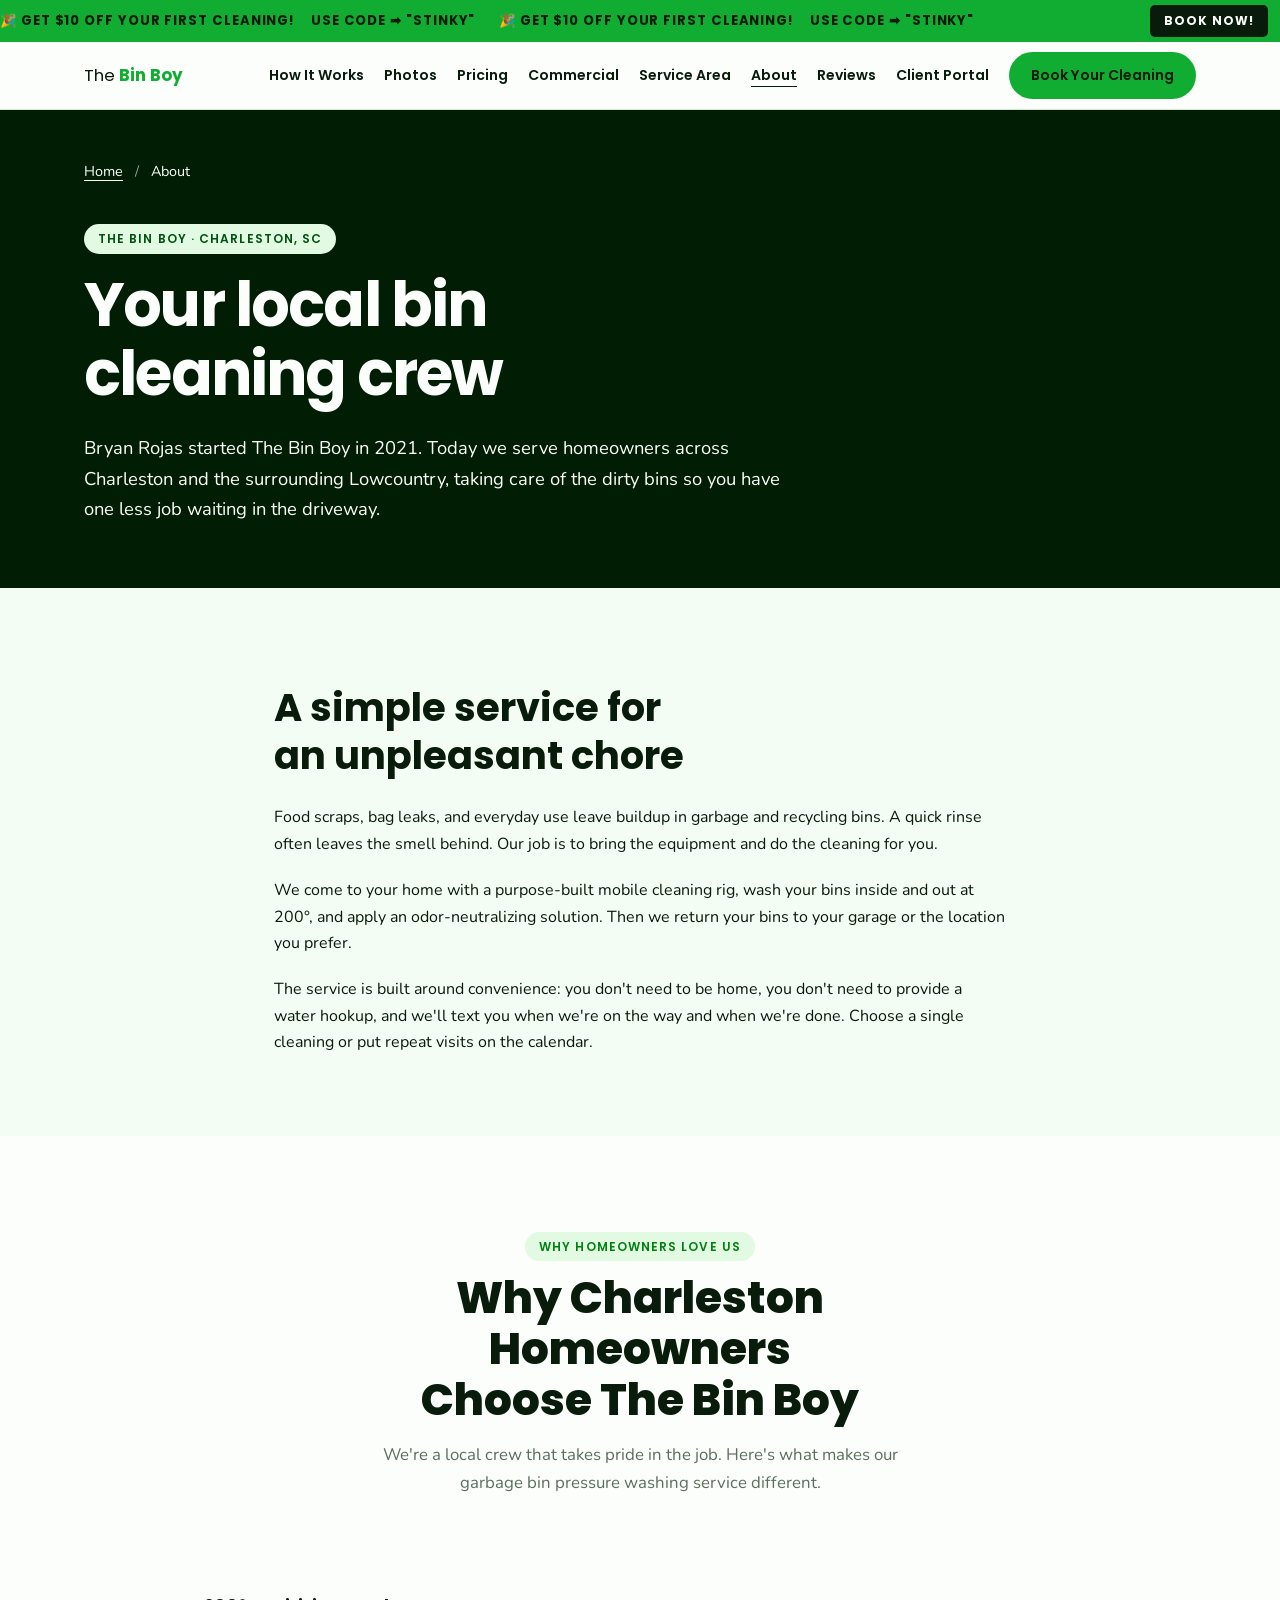
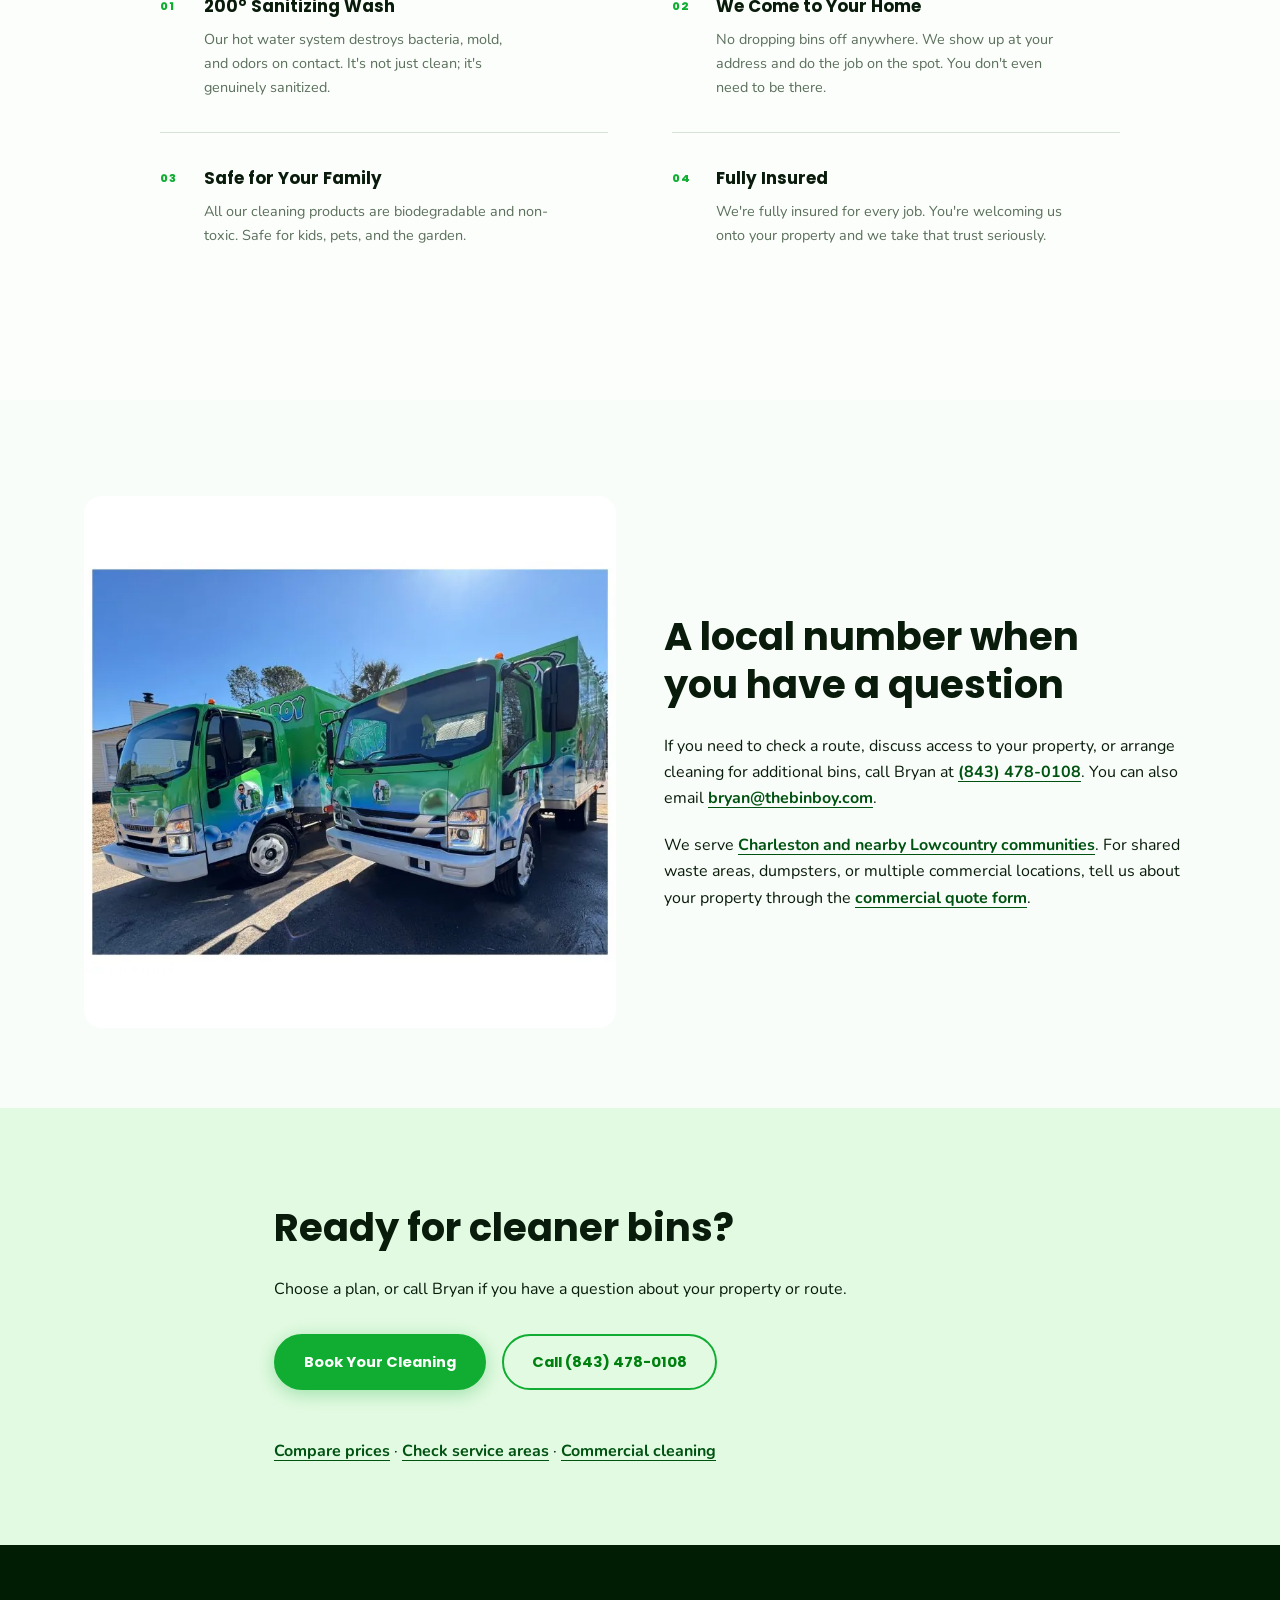
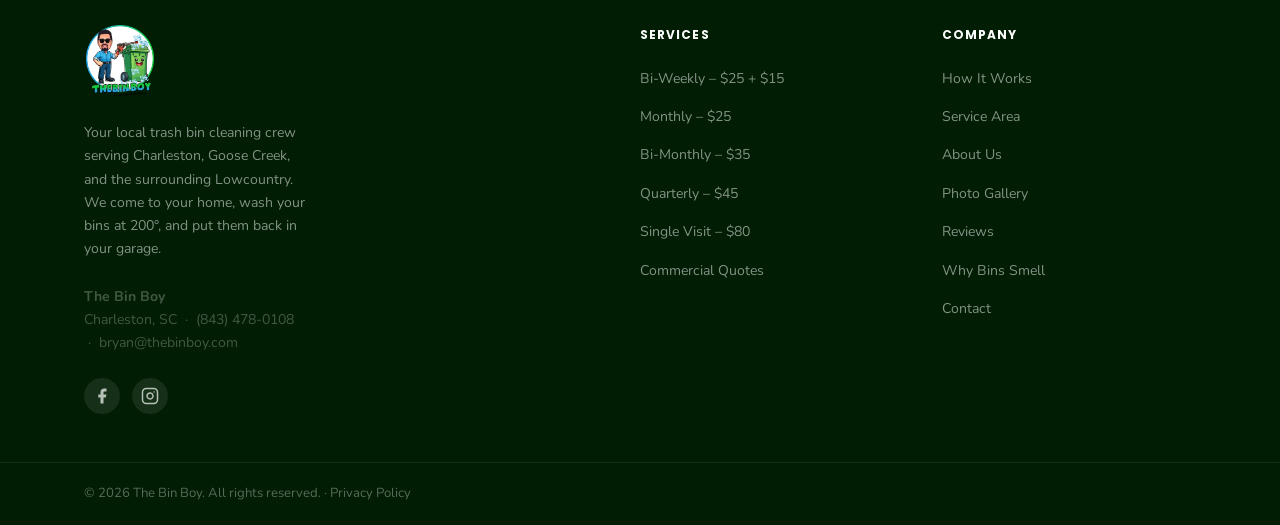
<file: about.html>
<!doctype html>
<html lang="en">
  <head>
    <meta charset="UTF-8" />
    <meta
      name="viewport"
      content="width=device-width, initial-scale=1.0, viewport-fit=cover"
    />
    <title>About The Bin Boy | Local Charleston Bin Cleaning</title>
    <meta
      name="description"
      content="Meet The Bin Boy, your local trash bin cleaning crew in Charleston, SC. Learn about our mobile 200° cleaning service, equipment, and approach to customer care."
    />
    <link rel="canonical" href="https://thebinboy.com/about.html" />
    <link
      rel="icon"
      type="image/png"
      sizes="48x48"
      href="images/favicon-48.png"
    />
    <link rel="apple-touch-icon" href="images/apple-touch-icon.png" />
    <meta property="og:locale" content="en_US" />
    <meta property="og:type" content="website" />
    <meta property="og:site_name" content="The Bin Boy" />
    <meta
      property="og:title"
      content="About The Bin Boy | Local Charleston Bin Cleaning"
    />
    <meta
      property="og:description"
      content="Meet The Bin Boy, your local trash bin cleaning crew in Charleston, SC. Learn about our mobile 200° cleaning service, equipment, and approach to customer care."
    />
    <meta property="og:url" content="https://thebinboy.com/about.html" />
    <meta property="og:image" content="https://thebinboy.com/images/share-1200x630.jpg" />
    <meta property="og:image:width" content="1200" />
    <meta property="og:image:height" content="630" />
    <meta property="og:image:alt" content="Trash bin before and after cleaning by The Bin Boy in Charleston, SC" />
    <meta name="twitter:card" content="summary_large_image" />
    <meta
      name="twitter:title"
      content="About The Bin Boy | Local Charleston Bin Cleaning"
    />
    <meta
      name="twitter:description"
      content="Meet The Bin Boy, your local trash bin cleaning crew in Charleston, SC. Learn about our mobile 200° cleaning service, equipment, and approach to customer care."
    />
    <meta name="twitter:image" content="https://thebinboy.com/images/share-1200x630.jpg" />
    <meta name="twitter:image:alt" content="Trash bin before and after cleaning by The Bin Boy in Charleston, SC" />
    <link rel="preconnect" href="https://fonts.googleapis.com" />
    <link rel="preconnect" href="https://fonts.gstatic.com" crossorigin />
    <link
      href="https://fonts.googleapis.com/css2?family=Poppins:wght@400;600;700;800&amp;family=Nunito:wght@400;500;600;700&amp;display=swap"
      rel="stylesheet"
    />
    <link rel="stylesheet" href="styles.css" />
    <script type="application/ld+json">
      {
        "@context": "https://schema.org",
        "@graph": [
          {
            "@type": "AboutPage",
            "@id": "https://thebinboy.com/about.html#webpage",
            "url": "https://thebinboy.com/about.html",
            "name": "About The Bin Boy | Local Charleston Bin Cleaning",
            "description": "Meet The Bin Boy, your local trash bin cleaning crew in Charleston, SC. Learn about our mobile 200° cleaning service, equipment, and approach to customer care.",
            "inLanguage": "en-US",
            "isPartOf": {
              "@id": "https://thebinboy.com/#website"
            },
            "about": {
              "@id": "https://thebinboy.com/#business"
            },
            "breadcrumb": {
              "@id": "https://thebinboy.com/about.html#breadcrumb"
            }
          },
          {
            "@type": "BreadcrumbList",
            "@id": "https://thebinboy.com/about.html#breadcrumb",
            "itemListElement": [
              {
                "@type": "ListItem",
                "position": 1,
                "name": "Home",
                "item": "https://thebinboy.com/"
              },
              {
                "@type": "ListItem",
                "position": 2,
                "name": "About",
                "item": "https://thebinboy.com/about.html"
              }
            ]
          }
        ]
      }
    </script>
  </head>
  <body class="topic-page">
    <a href="#main-content" class="skip-link">Skip to main content</a>
    <div class="promo-banner">
      <div class="promo-banner__track">
        <span class="promo-banner__content">
          🎉 GET $10 OFF YOUR FIRST CLEANING! &nbsp;&nbsp; USE CODE ➡ "STINKY"
          &nbsp;&nbsp;&nbsp;&nbsp;&nbsp;
        </span>
        <span class="promo-banner__content" aria-hidden="true">
          🎉 GET $10 OFF YOUR FIRST CLEANING! &nbsp;&nbsp; USE CODE ➡ "STINKY"
          &nbsp;&nbsp;&nbsp;&nbsp;&nbsp;
        </span>
      </div>
      <a
        href="https://clienthub.getjobber.com/hubs/de76b674-b23c-4e12-9114-a51409e7ab45/public/requests/369306/new?source=website"
        class="promo-banner__btn"
        target="_blank"
        rel="noopener"
        >BOOK NOW!</a
      >
    </div>
    <header class="navbar" id="navbar">
      <div class="container navbar__inner">
        <a href="/" class="navbar__logo">
          <span class="logo-text">The <strong>Bin Boy</strong></span>
        </a>
        <nav class="navbar__links" id="navLinks" aria-label="Main navigation">
          <a href="how-it-works.html">How It Works</a>
          <a href="photos.html">Photos</a>
          <a href="pricing.html">Pricing</a>
          <a href="commercial.html">Commercial</a>
          <a href="service-area.html">Service Area</a>
          <a href="about.html" aria-current="page">About</a>
          <a href="reviews.html">Reviews</a>
          <a
            href="https://clienthub.getjobber.com/client_hubs/de76b674-b23c-4e12-9114-a51409e7ab45/login/new?source=share_login"
            target="_blank"
            rel="noopener"
            >Client Portal</a
          >
          <a
            href="https://clienthub.getjobber.com/hubs/de76b674-b23c-4e12-9114-a51409e7ab45/public/requests/369306/new?source=website"
            target="_blank"
            rel="noopener"
            class="btn btn--nav"
            >Book Your Cleaning</a
          >
        </nav>
        <button
          class="navbar__burger"
          id="burgerBtn"
          aria-label="Toggle menu"
          aria-expanded="false"
        >
          <span></span><span></span><span></span>
        </button>
      </div>
    </header>
    <main id="main-content">
      <section class="page-hero">
        <div class="container">
          <nav class="breadcrumbs" aria-label="Breadcrumb">
            <ol>
              <li><a href="/">Home</a></li>
              <li aria-current="page">About</li>
            </ol>
          </nav>
          <span class="section-tag">The Bin Boy &middot; Charleston, SC</span>
          <h1>Your local bin cleaning crew</h1>
          <p>
            Bryan Rojas started The Bin Boy in 2021. Today we serve homeowners
            across Charleston and the surrounding Lowcountry, taking care of the
            dirty bins so you have one less job waiting in the driveway.
          </p>
        </div>
      </section>
      <section class="section page-details">
        <div class="container page-prose">
          <h2>A simple service for an unpleasant chore</h2>
          <p>
            Food scraps, bag leaks, and everyday use leave buildup in garbage
            and recycling bins. A quick rinse often leaves the smell behind. Our
            job is to bring the equipment and do the cleaning for you.
          </p>
          <p>
            We come to your home with a purpose-built mobile cleaning rig, wash
            your bins inside and out at 200°, and apply an odor-neutralizing
            solution. Then we return your bins to your garage or the location
            you prefer.
          </p>
          <p>
            The service is built around convenience: you don't need to be home,
            you don't need to provide a water hookup, and we'll text you when
            we're on the way and when we're done. Choose a single cleaning or
            put repeat visits on the calendar.
          </p>
        </div>
      </section>
      <section class="section why-us" id="why-us">
        <div class="container">
          <div class="section-header">
            <span class="section-tag">Why Homeowners Love Us</span>
            <h2>Why Charleston Homeowners<br />Choose The Bin Boy</h2>
            <p>
              We're a local crew that takes pride in the job. Here's what makes
              our garbage bin pressure washing service different.
            </p>
          </div>
          <div class="why-manifest">
            <div class="wm-item" data-animate>
              <span class="wm-num">01</span>
              <div class="wm-body">
                <h3>200° Sanitizing Wash</h3>
                <p>
                  Our hot water system destroys bacteria, mold, and odors on
                  contact. It's not just clean; it's genuinely sanitized.
                </p>
              </div>
            </div>
            <div class="wm-item" data-animate>
              <span class="wm-num">02</span>
              <div class="wm-body">
                <h3>We Come to Your Home</h3>
                <p>
                  No dropping bins off anywhere. We show up at your address and
                  do the job on the spot. You don't even need to be there.
                </p>
              </div>
            </div>
            <div class="wm-item" data-animate>
              <span class="wm-num">03</span>
              <div class="wm-body">
                <h3>Safe for Your Family</h3>
                <p>
                  All our cleaning products are biodegradable and non-toxic.
                  Safe for kids, pets, and the garden.
                </p>
              </div>
            </div>
            <div class="wm-item" data-animate>
              <span class="wm-num">04</span>
              <div class="wm-body">
                <h3>Fully Insured</h3>
                <p>
                  We're fully insured for every job. You're welcoming us onto
                  your property and we take that trust seriously.
                </p>
              </div>
            </div>
          </div>
        </div>
      </section>
      <section class="section">
        <div class="container page-story">
          <picture><source srcset="images/trucks.webp" type="image/webp" /><img
            src="images/trucks.jpg"
            alt="The Bin Boy trucks used for mobile bin cleaning"
            width="768"
            height="768"
            loading="lazy"
          /></picture>
          <div class="page-prose">
            <h2>A local number when you have a question</h2>
            <p>
              If you need to check a route, discuss access to your property, or
              arrange cleaning for additional bins, call Bryan at
              <a href="tel:+18434780108">(843) 478-0108</a>. You can also email
              <a href="mailto:bryan@thebinboy.com">bryan@thebinboy.com</a>.
            </p>
            <p>
              We serve
              <a href="service-area.html"
                >Charleston and nearby Lowcountry communities</a
              >. For shared waste areas, dumpsters, or multiple commercial
              locations, tell us about your property through the
              <a href="commercial.html">commercial quote form</a>.
            </p>
          </div>
        </div>
      </section>
      <section class="section page-next">
        <div class="container page-prose">
          <h2>Ready for cleaner bins?</h2>
          <p>
            Choose a plan, or call Bryan if you have a question about your
            property or route.
          </p>
          <div class="hero__ctas">
            <a
              href="https://clienthub.getjobber.com/hubs/de76b674-b23c-4e12-9114-a51409e7ab45/public/requests/369306/new?source=website"
              class="btn btn--primary"
              target="_blank"
              rel="noopener"
              >Book Your Cleaning</a
            ><a href="tel:+18434780108" class="btn btn--outline-green"
              >Call (843) 478-0108</a
            >
          </div>
          <p class="page-related">
            <a href="pricing.html">Compare prices</a> &middot;
            <a href="service-area.html">Check service areas</a> &middot;
            <a href="commercial.html">Commercial cleaning</a>
          </p>
        </div>
      </section>
    </main>
    <footer class="footer">
      <div class="container footer__inner">
        <div class="footer__brand">
          <a href="/" class="footer__logo-link">
            <picture><source srcset="images/logo-240.webp" type="image/webp" /><img
              src="images/logo-240.png"
              alt="The Bin Boy"
              class="footer__logo-img"
              width="240"
              height="257"
              loading="lazy"
            /></picture>
          </a>
          <p>
            Your local trash bin cleaning crew serving Charleston, Goose Creek,
            and the surrounding Lowcountry. We come to your home, wash your bins
            at 200°, and put them back in your garage.
          </p>
          <p class="footer__nap">
            <strong>The Bin Boy</strong><br />
            Charleston, SC &nbsp;·&nbsp;
            <a href="tel:+18434780108">(843) 478-0108</a> &nbsp;·&nbsp;
            <a href="mailto:bryan@thebinboy.com">bryan@thebinboy.com</a>
          </p>
          <div class="footer__social">
            <a
              href="https://www.facebook.com/TheBInBoy.SC/"
              target="_blank"
              rel="noopener"
              aria-label="The Bin Boy on Facebook"
              class="social-link"
            >
              <svg
                viewBox="0 0 24 24"
                width="18"
                height="18"
                fill="currentColor"
                aria-hidden="true"
              >
                <path
                  d="M18 2h-3a5 5 0 0 0-5 5v3H7v4h3v8h4v-8h3l1-4h-4V7a1 1 0 0 1 1-1h3z"
                />
              </svg>
            </a>
            <a
              href="https://www.instagram.com/thebinboysc/"
              target="_blank"
              rel="noopener"
              aria-label="The Bin Boy on Instagram"
              class="social-link"
            >
              <svg
                viewBox="0 0 24 24"
                width="18"
                height="18"
                fill="none"
                stroke="currentColor"
                stroke-width="2"
                stroke-linecap="round"
                stroke-linejoin="round"
                aria-hidden="true"
              >
                <rect x="2" y="2" width="20" height="20" rx="5" ry="5" />
                <path d="M16 11.37A4 4 0 1 1 12.63 8 4 4 0 0 1 16 11.37z" />
                <line x1="17.5" y1="6.5" x2="17.51" y2="6.5" />
              </svg>
            </a>
          </div>
        </div>
        <div class="footer__links">
          <h4>Services</h4>
          <ul>
            <li><a href="pricing.html">Bi-Weekly – $25 + $15</a></li>
            <li><a href="pricing.html">Monthly – $25</a></li>
            <li><a href="pricing.html">Bi-Monthly – $35</a></li>
            <li><a href="pricing.html">Quarterly – $45</a></li>
            <li><a href="pricing.html">Single Visit – $80</a></li>
            <li><a href="commercial.html">Commercial Quotes</a></li>
          </ul>
        </div>
        <div class="footer__links">
          <h4>Company</h4>
          <ul>
            <li><a href="how-it-works.html">How It Works</a></li>
            <li><a href="service-area.html">Service Area</a></li>
            <li><a href="about.html">About Us</a></li>
            <li><a href="photos.html">Photo Gallery</a></li>
            <li><a href="reviews.html">Reviews</a></li>
            <li><a href="why-does-my-trash-can-smell.html">Why Bins Smell</a></li>
            <li>
              <a
                href="https://clienthub.getjobber.com/hubs/de76b674-b23c-4e12-9114-a51409e7ab45/public/requests/369306/new?source=website"
                target="_blank"
                rel="noopener"
                >Contact</a
              >
            </li>
          </ul>
        </div>
      </div>
      <div class="footer__bottom">
        <div class="container">
          <p>&copy; 2026 The Bin Boy. All rights reserved. &middot; <a href="privacy.html">Privacy Policy</a></p>
        </div>
      </div>
    </footer>
    <script src="script.js"></script>
  </body>
</html>
</file>
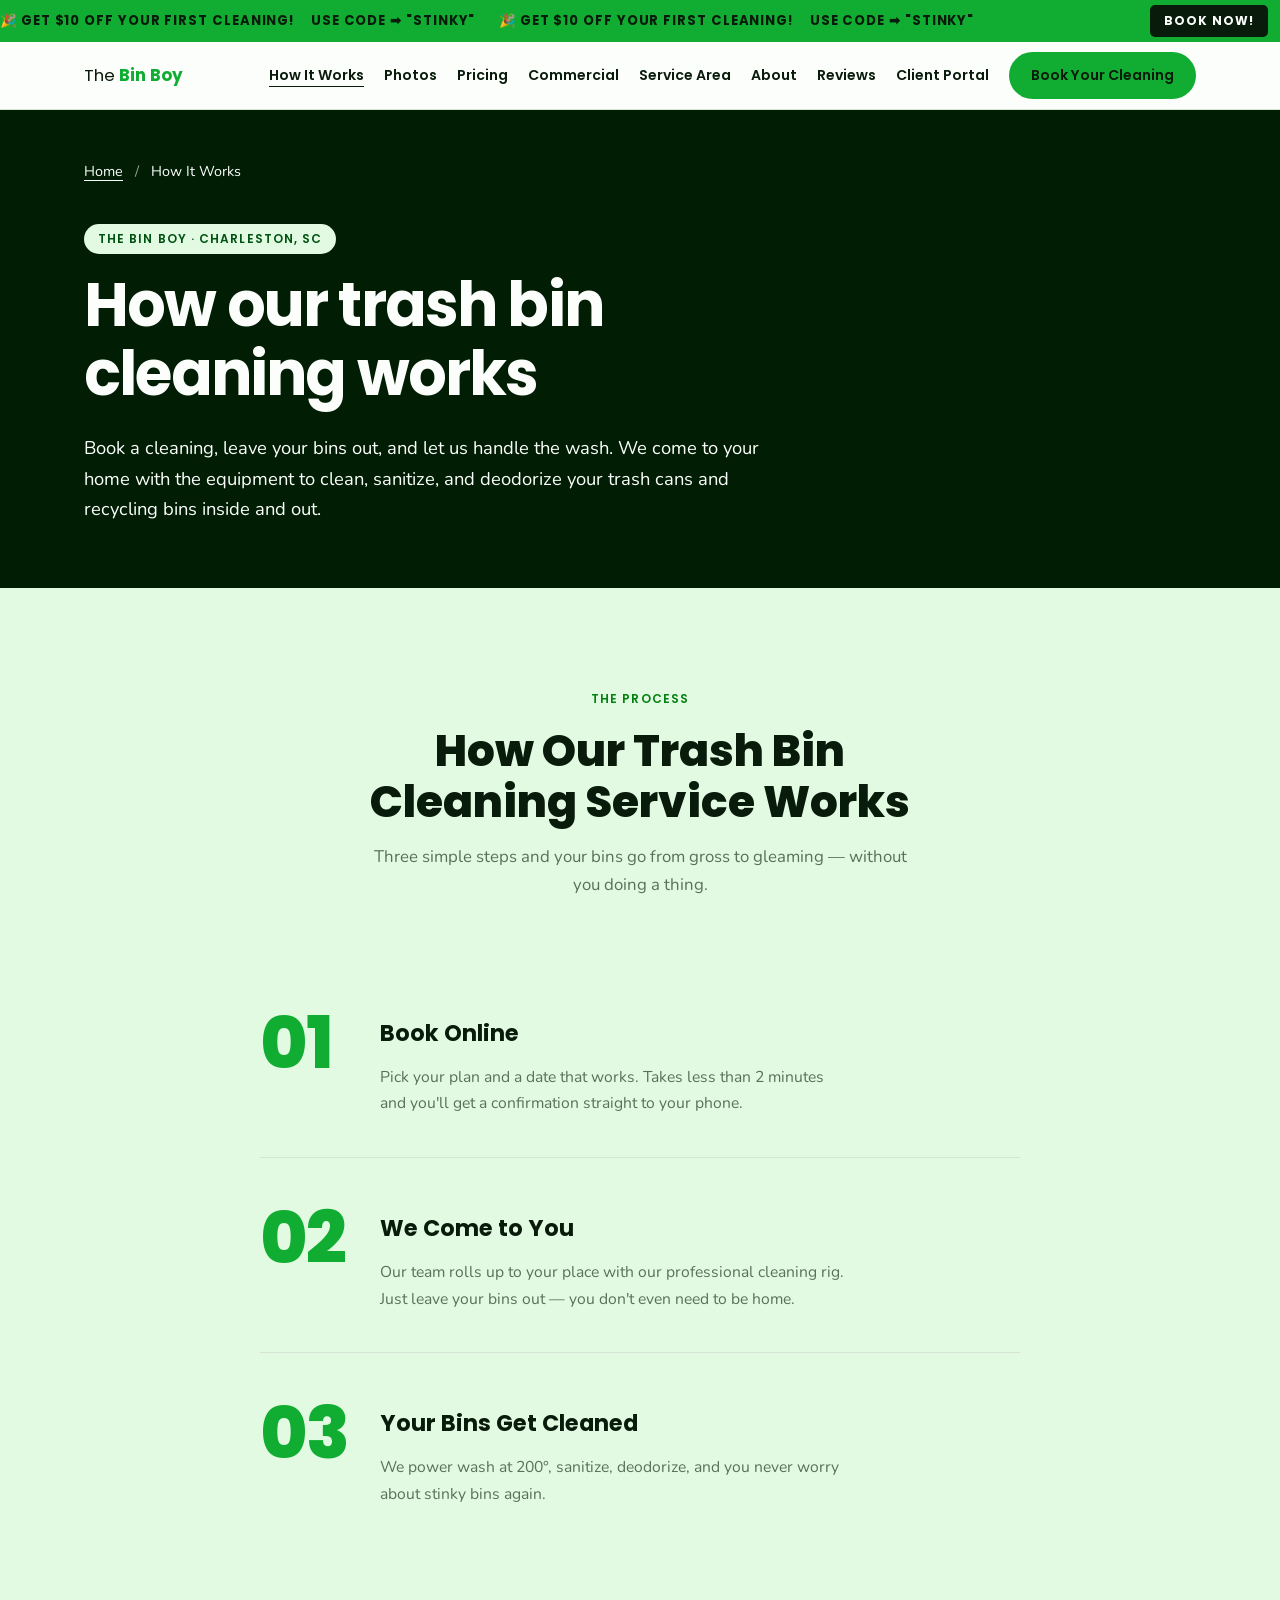
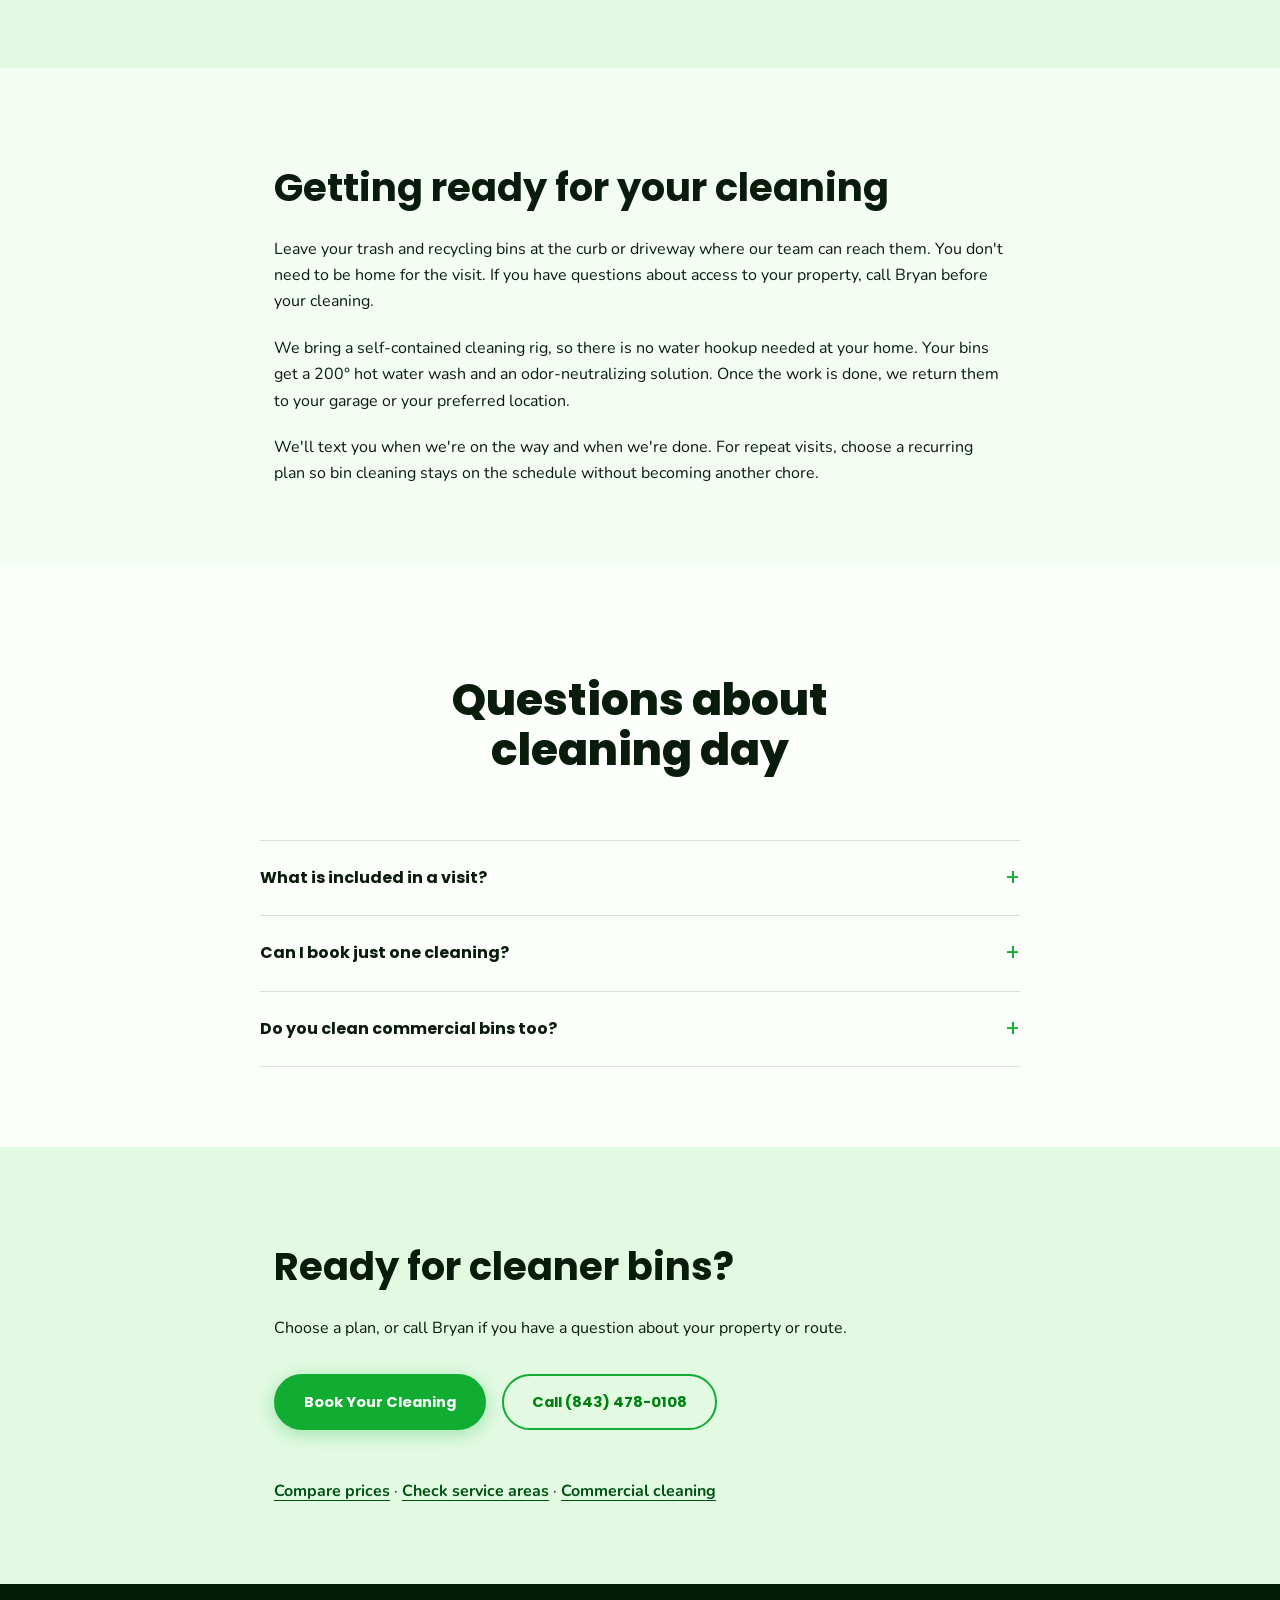
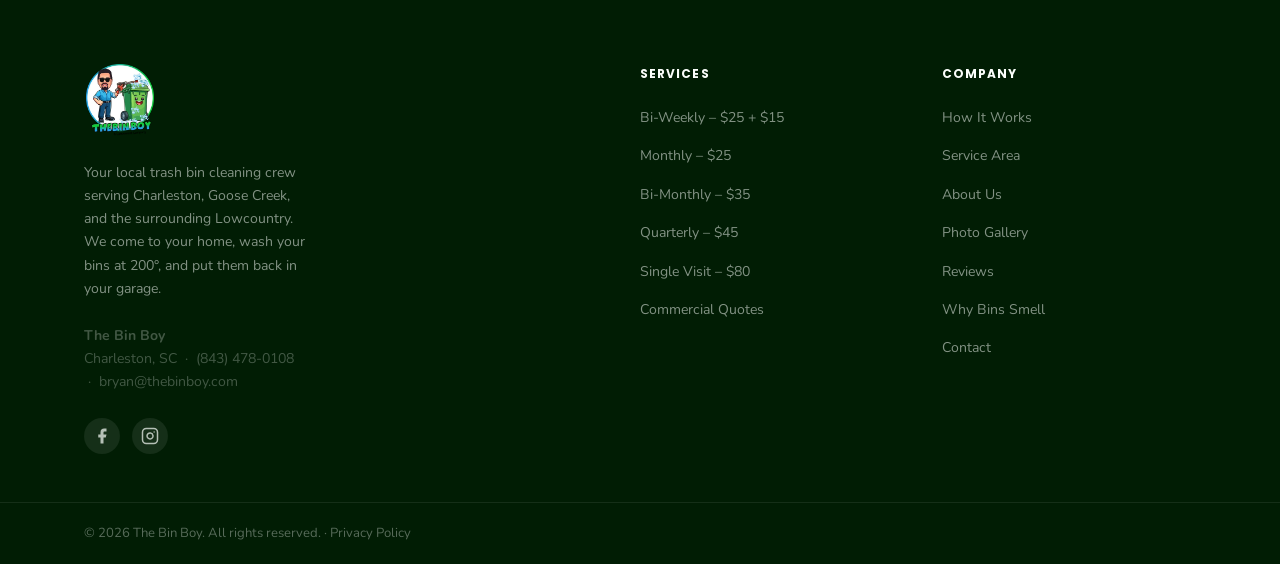
<file: how-it-works.html>
<!doctype html>
<html lang="en">
  <head>
    <meta charset="UTF-8" />
    <meta
      name="viewport"
      content="width=device-width, initial-scale=1.0, viewport-fit=cover"
    />
    <title>How Trash Bin Cleaning Works in Charleston | The Bin Boy</title>
    <meta
      name="description"
      content="See how The Bin Boy cleans your trash and recycling bins at 200°. Learn how to book, prepare your bins, and what to expect on cleaning day in Charleston."
    />
    <link rel="canonical" href="https://thebinboy.com/how-it-works.html" />
    <link
      rel="icon"
      type="image/png"
      sizes="48x48"
      href="images/favicon-48.png"
    />
    <link rel="apple-touch-icon" href="images/apple-touch-icon.png" />
    <meta property="og:locale" content="en_US" />
    <meta property="og:type" content="website" />
    <meta property="og:site_name" content="The Bin Boy" />
    <meta
      property="og:title"
      content="How Trash Bin Cleaning Works in Charleston | The Bin Boy"
    />
    <meta
      property="og:description"
      content="See how The Bin Boy cleans your trash and recycling bins at 200°. Learn how to book, prepare your bins, and what to expect on cleaning day in Charleston."
    />
    <meta property="og:url" content="https://thebinboy.com/how-it-works.html" />
    <meta property="og:image" content="https://thebinboy.com/images/share-1200x630.jpg" />
    <meta property="og:image:width" content="1200" />
    <meta property="og:image:height" content="630" />
    <meta property="og:image:alt" content="Trash bin before and after cleaning by The Bin Boy in Charleston, SC" />
    <meta name="twitter:card" content="summary_large_image" />
    <meta
      name="twitter:title"
      content="How Trash Bin Cleaning Works in Charleston | The Bin Boy"
    />
    <meta
      name="twitter:description"
      content="See how The Bin Boy cleans your trash and recycling bins at 200°. Learn how to book, prepare your bins, and what to expect on cleaning day in Charleston."
    />
    <meta name="twitter:image" content="https://thebinboy.com/images/share-1200x630.jpg" />
    <meta name="twitter:image:alt" content="Trash bin before and after cleaning by The Bin Boy in Charleston, SC" />
    <link rel="preconnect" href="https://fonts.googleapis.com" />
    <link rel="preconnect" href="https://fonts.gstatic.com" crossorigin />
    <link
      href="https://fonts.googleapis.com/css2?family=Poppins:wght@400;600;700;800&amp;family=Nunito:wght@400;500;600;700&amp;display=swap"
      rel="stylesheet"
    />
    <link rel="stylesheet" href="styles.css" />
    <script type="application/ld+json">
      {
        "@context": "https://schema.org",
        "@graph": [
          {
            "@type": "WebPage",
            "@id": "https://thebinboy.com/how-it-works.html#webpage",
            "url": "https://thebinboy.com/how-it-works.html",
            "name": "How Trash Bin Cleaning Works in Charleston | The Bin Boy",
            "description": "See how The Bin Boy cleans your trash and recycling bins at 200°. Learn how to book, prepare your bins, and what to expect on cleaning day in Charleston.",
            "inLanguage": "en-US",
            "isPartOf": {
              "@id": "https://thebinboy.com/#website"
            },
            "about": {
              "@id": "https://thebinboy.com/#business"
            },
            "breadcrumb": {
              "@id": "https://thebinboy.com/how-it-works.html#breadcrumb"
            }
          },
          {
            "@type": "BreadcrumbList",
            "@id": "https://thebinboy.com/how-it-works.html#breadcrumb",
            "itemListElement": [
              {
                "@type": "ListItem",
                "position": 1,
                "name": "Home",
                "item": "https://thebinboy.com/"
              },
              {
                "@type": "ListItem",
                "position": 2,
                "name": "How It Works",
                "item": "https://thebinboy.com/how-it-works.html"
              }
            ]
          }
        ]
      }
    </script>
  </head>
  <body class="topic-page">
    <a href="#main-content" class="skip-link">Skip to main content</a>
    <div class="promo-banner">
      <div class="promo-banner__track">
        <span class="promo-banner__content">
          🎉 GET $10 OFF YOUR FIRST CLEANING! &nbsp;&nbsp; USE CODE ➡ "STINKY"
          &nbsp;&nbsp;&nbsp;&nbsp;&nbsp;
        </span>
        <span class="promo-banner__content" aria-hidden="true">
          🎉 GET $10 OFF YOUR FIRST CLEANING! &nbsp;&nbsp; USE CODE ➡ "STINKY"
          &nbsp;&nbsp;&nbsp;&nbsp;&nbsp;
        </span>
      </div>
      <a
        href="https://clienthub.getjobber.com/hubs/de76b674-b23c-4e12-9114-a51409e7ab45/public/requests/369306/new?source=website"
        class="promo-banner__btn"
        target="_blank"
        rel="noopener"
        >BOOK NOW!</a
      >
    </div>
    <header class="navbar" id="navbar">
      <div class="container navbar__inner">
        <a href="/" class="navbar__logo">
          <span class="logo-text">The <strong>Bin Boy</strong></span>
        </a>
        <nav class="navbar__links" id="navLinks" aria-label="Main navigation">
          <a href="how-it-works.html" aria-current="page">How It Works</a>
          <a href="photos.html">Photos</a>
          <a href="pricing.html">Pricing</a>
          <a href="commercial.html">Commercial</a>
          <a href="service-area.html">Service Area</a>
          <a href="about.html">About</a>
          <a href="reviews.html">Reviews</a>
          <a
            href="https://clienthub.getjobber.com/client_hubs/de76b674-b23c-4e12-9114-a51409e7ab45/login/new?source=share_login"
            target="_blank"
            rel="noopener"
            >Client Portal</a
          >
          <a
            href="https://clienthub.getjobber.com/hubs/de76b674-b23c-4e12-9114-a51409e7ab45/public/requests/369306/new?source=website"
            target="_blank"
            rel="noopener"
            class="btn btn--nav"
            >Book Your Cleaning</a
          >
        </nav>
        <button
          class="navbar__burger"
          id="burgerBtn"
          aria-label="Toggle menu"
          aria-expanded="false"
        >
          <span></span><span></span><span></span>
        </button>
      </div>
    </header>
    <main id="main-content">
      <section class="page-hero">
        <div class="container">
          <nav class="breadcrumbs" aria-label="Breadcrumb">
            <ol>
              <li><a href="/">Home</a></li>
              <li aria-current="page">How It Works</li>
            </ol>
          </nav>
          <span class="section-tag">The Bin Boy &middot; Charleston, SC</span>
          <h1>How our trash bin cleaning works</h1>
          <p>
            Book a cleaning, leave your bins out, and let us handle the wash. We
            come to your home with the equipment to clean, sanitize, and
            deodorize your trash cans and recycling bins inside and out.
          </p>
        </div>
      </section>
      <section class="section how-it-works" id="how-it-works">
        <div class="container">
          <div class="section-header">
            <span class="section-tag">The Process</span>
            <h2>How Our Trash Bin Cleaning Service Works</h2>
            <p>
              Three simple steps and your bins go from gross to gleaming —
              without you doing a thing.
            </p>
          </div>
          <ol class="hiw-steps">
            <li class="hiw-step" data-animate style="--i: 0">
              <div class="hiw-step__num">01</div>
              <div class="hiw-step__body">
                <h3>Book Online</h3>
                <p>
                  Pick your plan and a date that works. Takes less than 2
                  minutes and you'll get a confirmation straight to your phone.
                </p>
              </div>
            </li>
            <li class="hiw-step" data-animate style="--i: 1">
              <div class="hiw-step__num">02</div>
              <div class="hiw-step__body">
                <h3>We Come to You</h3>
                <p>
                  Our team rolls up to your place with our professional cleaning
                  rig. Just leave your bins out — you don't even need to be
                  home.
                </p>
              </div>
            </li>
            <li class="hiw-step" data-animate style="--i: 2">
              <div class="hiw-step__num">03</div>
              <div class="hiw-step__body">
                <h3>Your Bins Get Cleaned</h3>
                <p>
                  We power wash at 200°, sanitize, deodorize, and you never
                  worry about stinky bins again.
                </p>
              </div>
            </li>
          </ol>
        </div>
      </section>
      <section class="section page-details">
        <div class="container page-prose">
          <h2>Getting ready for your cleaning</h2>
          <p>
            Leave your trash and recycling bins at the curb or driveway where
            our team can reach them. You don't need to be home for the visit. If
            you have questions about access to your property, call Bryan before
            your cleaning.
          </p>
          <p>
            We bring a self-contained cleaning rig, so there is no water hookup
            needed at your home. Your bins get a 200° hot water wash and an
            odor-neutralizing solution. Once the work is done, we return them to
            your garage or your preferred location.
          </p>
          <p>
            We'll text you when we're on the way and when we're done. For repeat
            visits, choose a recurring plan so bin cleaning stays on the
            schedule without becoming another chore.
          </p>
        </div>
      </section>
      <section class="section faq">
        <div class="container">
          <div class="section-header"><h2>Questions about cleaning day</h2></div>
          <div class="faq-list">
            <details class="faq-item">
              <summary class="faq-item__q">
                What is included in a visit?
              </summary>
              <p class="faq-item__a">
                Every residential plan includes one bin, a 200° wash,
                odor-neutralizing solution, and bins returned to your garage.
                Additional bins are $15 per bin. See
                <a href="pricing.html">current plans and pricing</a>.
              </p>
            </details>
            <details class="faq-item">
              <summary class="faq-item__q">
                Can I book just one cleaning?
              </summary>
              <p class="faq-item__a">
                Yes. A single visit is $80 for one bin, with additional bins at
                $15 per bin. Bi-weekly, monthly, bi-monthly, and quarterly
                options are available for recurring cleanings.
              </p>
            </details>
            <details class="faq-item">
              <summary class="faq-item__q">
                Do you clean commercial bins too?
              </summary>
              <p class="faq-item__a">
                Yes. <a href="commercial.html">Commercial cleaning</a> covers
                bins, dumpsters, and shared trash areas with a quote based on
                the property and cleaning need.
              </p>
            </details>
          </div>
        </div>
      </section>
      <section class="section page-next">
        <div class="container page-prose">
          <h2>Ready for cleaner bins?</h2>
          <p>
            Choose a plan, or call Bryan if you have a question about your
            property or route.
          </p>
          <div class="hero__ctas">
            <a
              href="https://clienthub.getjobber.com/hubs/de76b674-b23c-4e12-9114-a51409e7ab45/public/requests/369306/new?source=website"
              class="btn btn--primary"
              target="_blank"
              rel="noopener"
              >Book Your Cleaning</a
            ><a href="tel:+18434780108" class="btn btn--outline-green"
              >Call (843) 478-0108</a
            >
          </div>
          <p class="page-related">
            <a href="pricing.html">Compare prices</a> &middot;
            <a href="service-area.html">Check service areas</a> &middot;
            <a href="commercial.html">Commercial cleaning</a>
          </p>
        </div>
      </section>
    </main>
    <footer class="footer">
      <div class="container footer__inner">
        <div class="footer__brand">
          <a href="/" class="footer__logo-link">
            <picture><source srcset="images/logo-240.webp" type="image/webp" /><img
              src="images/logo-240.png"
              alt="The Bin Boy"
              class="footer__logo-img"
              width="240"
              height="257"
              loading="lazy"
            /></picture>
          </a>
          <p>
            Your local trash bin cleaning crew serving Charleston, Goose Creek,
            and the surrounding Lowcountry. We come to your home, wash your bins
            at 200°, and put them back in your garage.
          </p>
          <p class="footer__nap">
            <strong>The Bin Boy</strong><br />
            Charleston, SC &nbsp;·&nbsp;
            <a href="tel:+18434780108">(843) 478-0108</a> &nbsp;·&nbsp;
            <a href="mailto:bryan@thebinboy.com">bryan@thebinboy.com</a>
          </p>
          <div class="footer__social">
            <a
              href="https://www.facebook.com/TheBInBoy.SC/"
              target="_blank"
              rel="noopener"
              aria-label="The Bin Boy on Facebook"
              class="social-link"
            >
              <svg
                viewBox="0 0 24 24"
                width="18"
                height="18"
                fill="currentColor"
                aria-hidden="true"
              >
                <path
                  d="M18 2h-3a5 5 0 0 0-5 5v3H7v4h3v8h4v-8h3l1-4h-4V7a1 1 0 0 1 1-1h3z"
                />
              </svg>
            </a>
            <a
              href="https://www.instagram.com/thebinboysc/"
              target="_blank"
              rel="noopener"
              aria-label="The Bin Boy on Instagram"
              class="social-link"
            >
              <svg
                viewBox="0 0 24 24"
                width="18"
                height="18"
                fill="none"
                stroke="currentColor"
                stroke-width="2"
                stroke-linecap="round"
                stroke-linejoin="round"
                aria-hidden="true"
              >
                <rect x="2" y="2" width="20" height="20" rx="5" ry="5" />
                <path d="M16 11.37A4 4 0 1 1 12.63 8 4 4 0 0 1 16 11.37z" />
                <line x1="17.5" y1="6.5" x2="17.51" y2="6.5" />
              </svg>
            </a>
          </div>
        </div>
        <div class="footer__links">
          <h4>Services</h4>
          <ul>
            <li><a href="pricing.html">Bi-Weekly – $25 + $15</a></li>
            <li><a href="pricing.html">Monthly – $25</a></li>
            <li><a href="pricing.html">Bi-Monthly – $35</a></li>
            <li><a href="pricing.html">Quarterly – $45</a></li>
            <li><a href="pricing.html">Single Visit – $80</a></li>
            <li><a href="commercial.html">Commercial Quotes</a></li>
          </ul>
        </div>
        <div class="footer__links">
          <h4>Company</h4>
          <ul>
            <li><a href="how-it-works.html">How It Works</a></li>
            <li><a href="service-area.html">Service Area</a></li>
            <li><a href="about.html">About Us</a></li>
            <li><a href="photos.html">Photo Gallery</a></li>
            <li><a href="reviews.html">Reviews</a></li>
            <li><a href="why-does-my-trash-can-smell.html">Why Bins Smell</a></li>
            <li>
              <a
                href="https://clienthub.getjobber.com/hubs/de76b674-b23c-4e12-9114-a51409e7ab45/public/requests/369306/new?source=website"
                target="_blank"
                rel="noopener"
                >Contact</a
              >
            </li>
          </ul>
        </div>
      </div>
      <div class="footer__bottom">
        <div class="container">
          <p>&copy; 2026 The Bin Boy. All rights reserved. &middot; <a href="privacy.html">Privacy Policy</a></p>
        </div>
      </div>
    </footer>
    <script src="script.js"></script>
  </body>
</html>
</file>
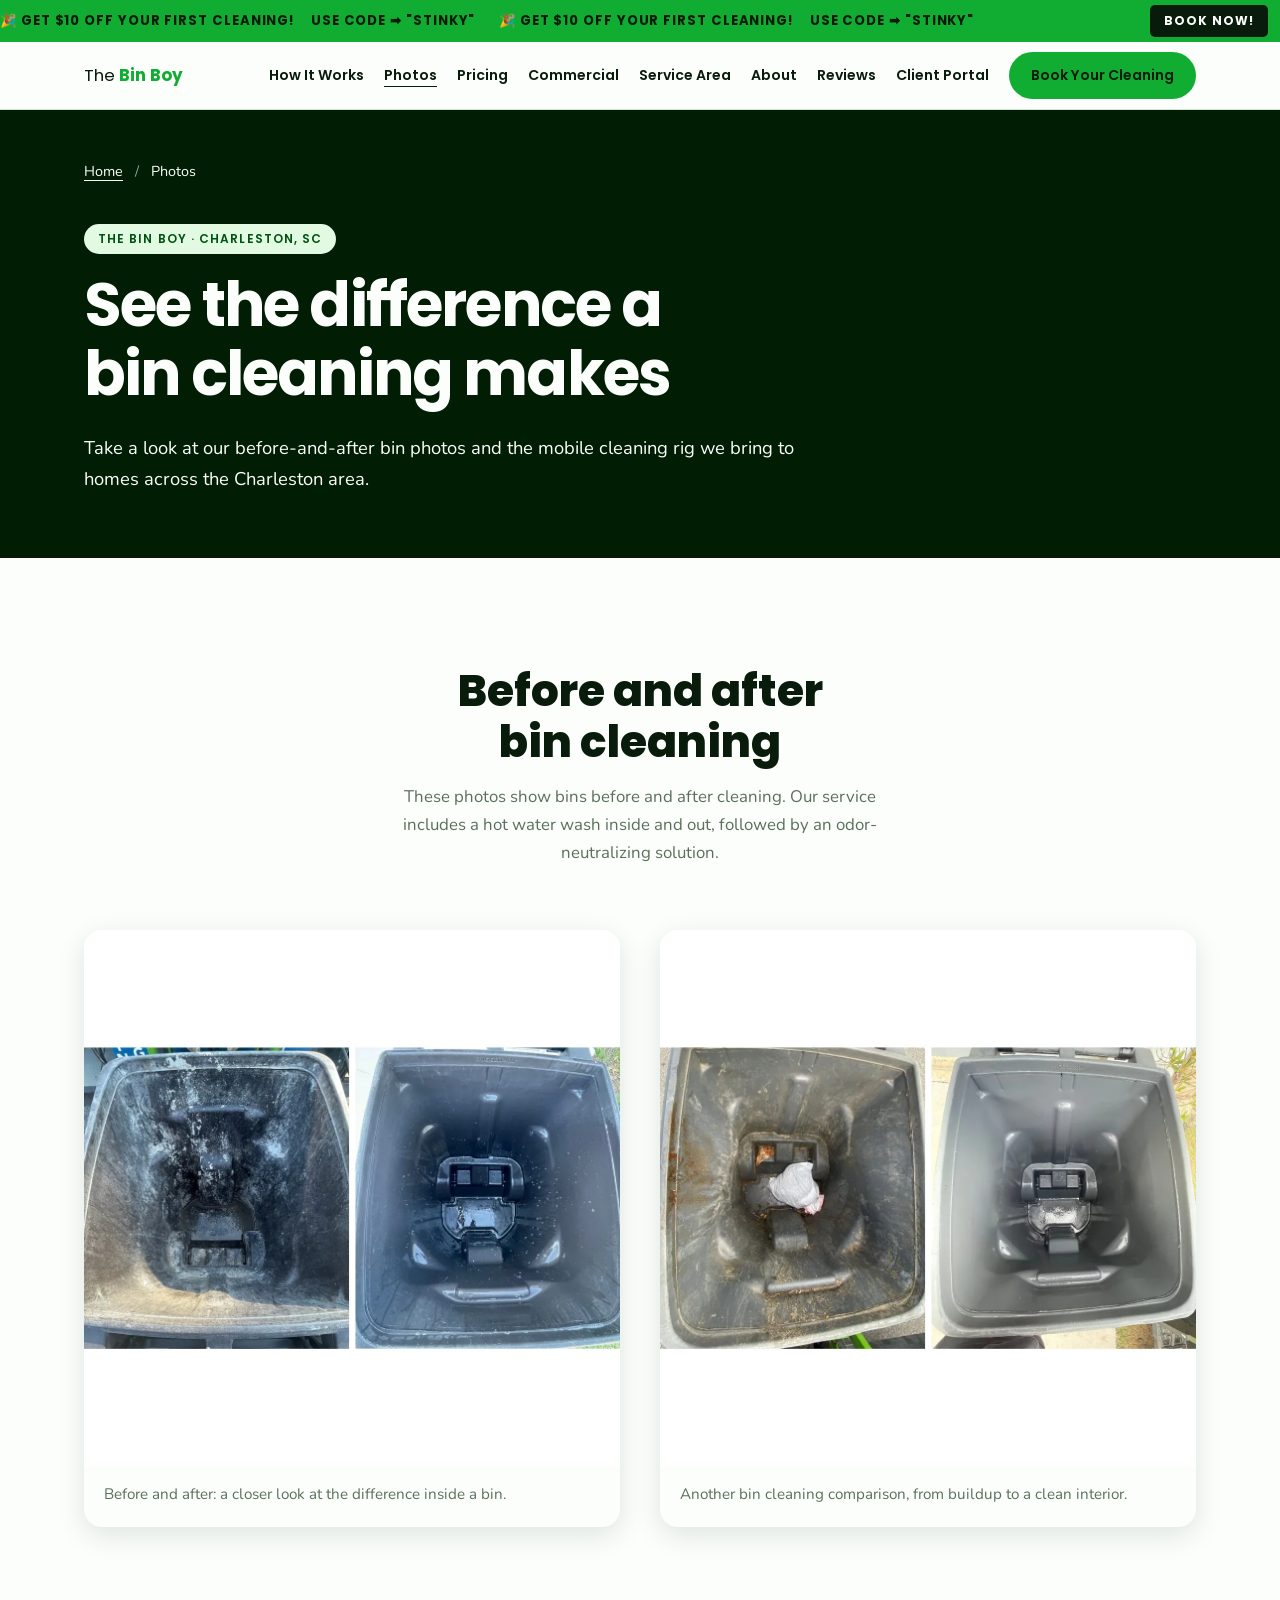
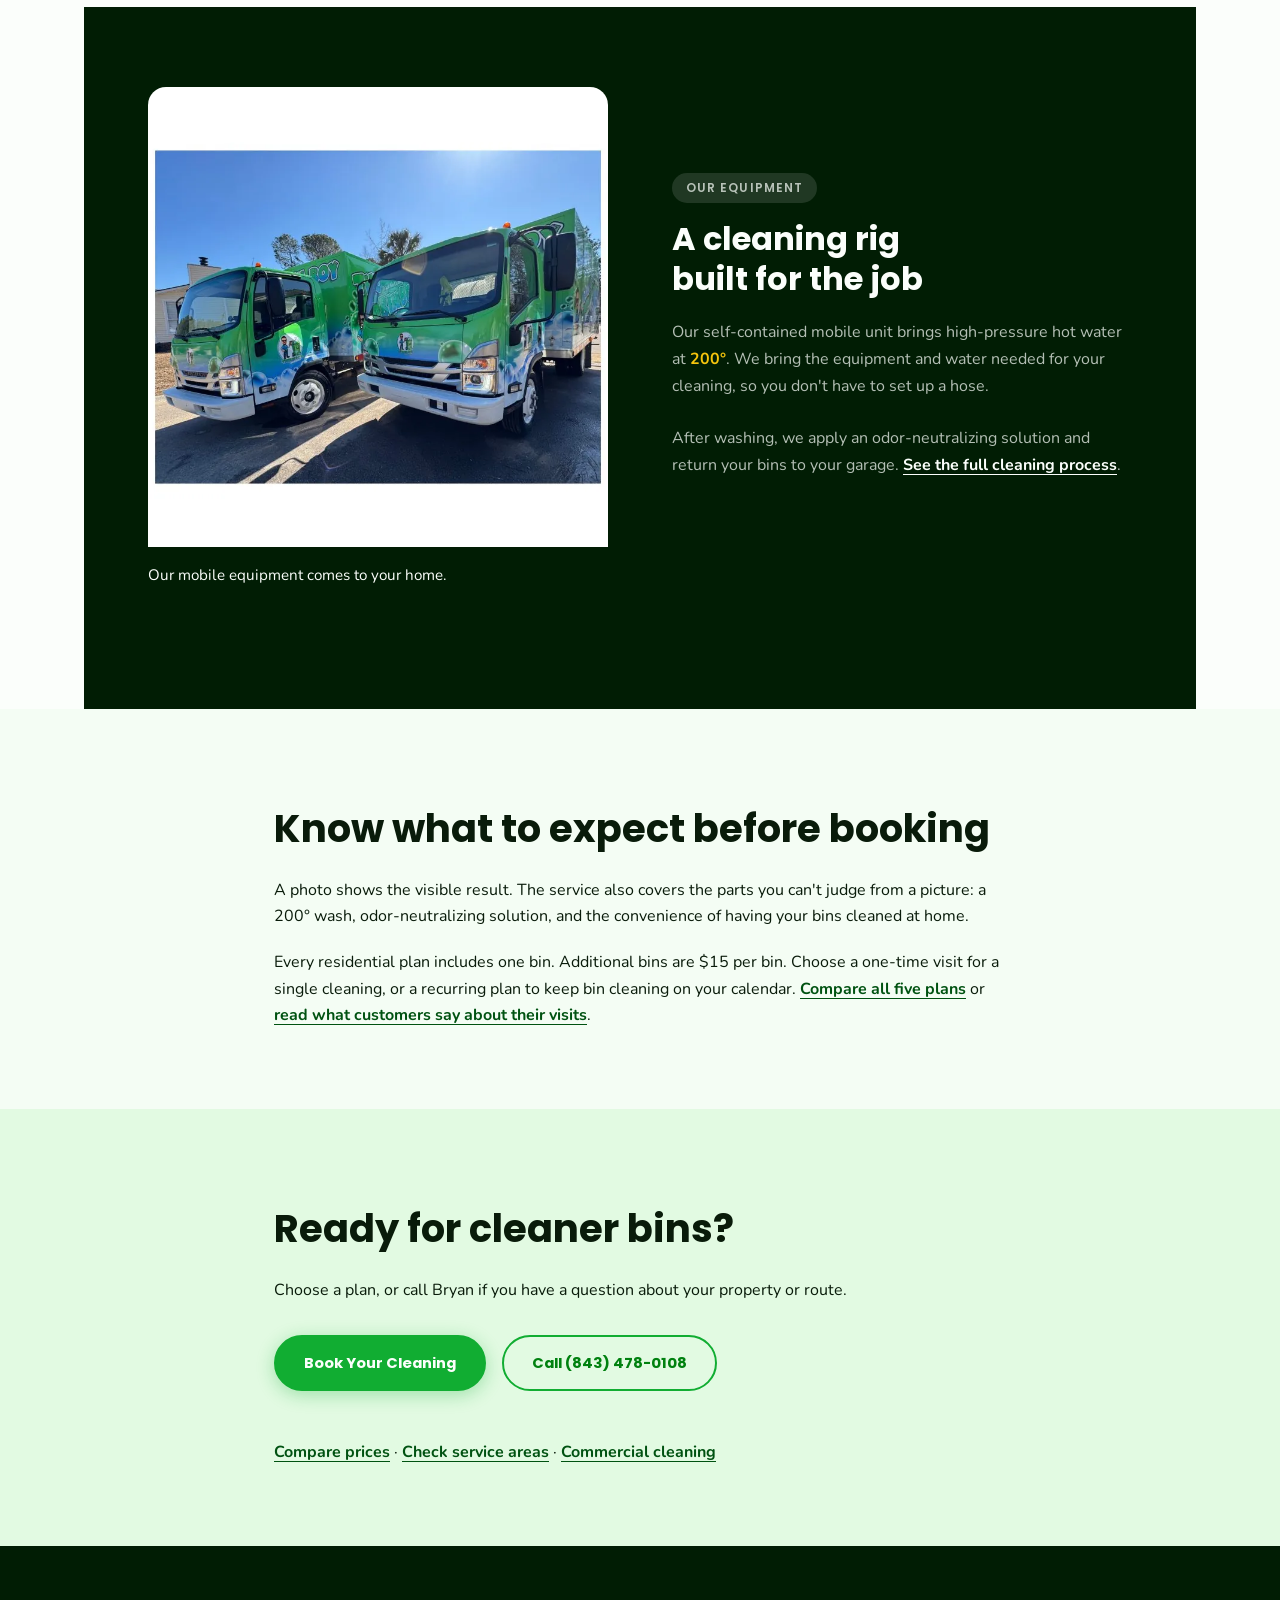
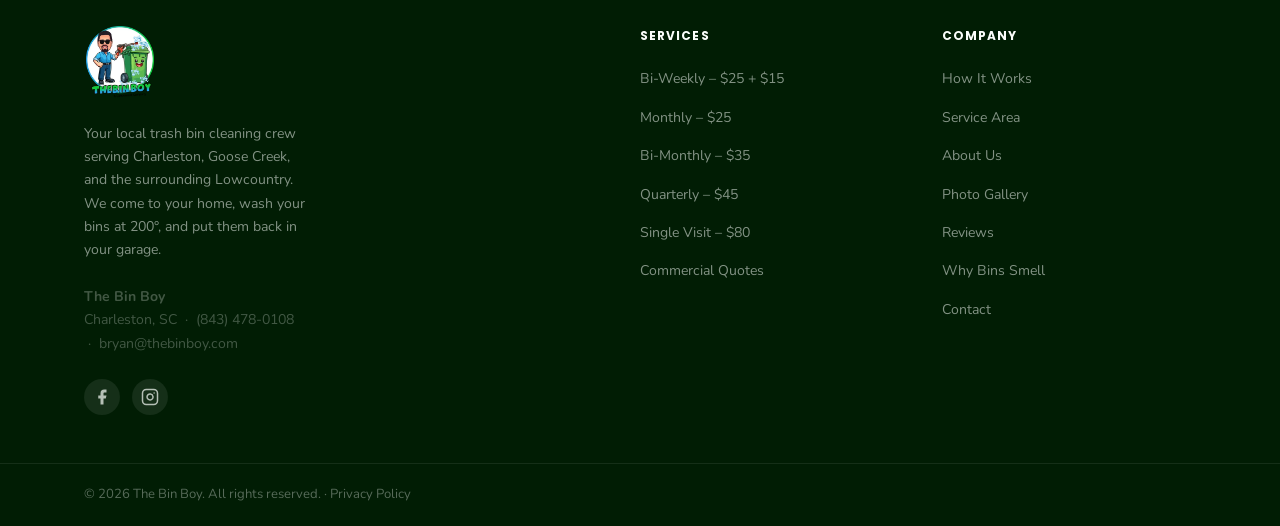
<file: photos.html>
<!doctype html>
<html lang="en">
  <head>
    <meta charset="UTF-8" />
    <meta
      name="viewport"
      content="width=device-width, initial-scale=1.0, viewport-fit=cover"
    />
    <title>
      Bin Cleaning Before &amp; After Photos | The Bin Boy Charleston
    </title>
    <meta
      name="description"
      content="See before-and-after trash bin cleaning photos and The Bin Boy’s mobile cleaning truck. Explore our 200° bin cleaning service in Charleston, SC."
    />
    <link rel="canonical" href="https://thebinboy.com/photos.html" />
    <link
      rel="icon"
      type="image/png"
      sizes="48x48"
      href="images/favicon-48.png"
    />
    <link rel="apple-touch-icon" href="images/apple-touch-icon.png" />
    <meta property="og:locale" content="en_US" />
    <meta property="og:type" content="website" />
    <meta property="og:site_name" content="The Bin Boy" />
    <meta
      property="og:title"
      content="Bin Cleaning Before &amp; After Photos | The Bin Boy Charleston"
    />
    <meta
      property="og:description"
      content="See before-and-after trash bin cleaning photos and The Bin Boy’s mobile cleaning truck. Explore our 200° bin cleaning service in Charleston, SC."
    />
    <meta property="og:url" content="https://thebinboy.com/photos.html" />
    <meta property="og:image" content="https://thebinboy.com/images/share-1200x630.jpg" />
    <meta property="og:image:width" content="1200" />
    <meta property="og:image:height" content="630" />
    <meta property="og:image:alt" content="Trash bin before and after cleaning by The Bin Boy in Charleston, SC" />
    <meta name="twitter:card" content="summary_large_image" />
    <meta
      name="twitter:title"
      content="Bin Cleaning Before &amp; After Photos | The Bin Boy Charleston"
    />
    <meta
      name="twitter:description"
      content="See before-and-after trash bin cleaning photos and The Bin Boy’s mobile cleaning truck. Explore our 200° bin cleaning service in Charleston, SC."
    />
    <meta name="twitter:image" content="https://thebinboy.com/images/share-1200x630.jpg" />
    <meta name="twitter:image:alt" content="Trash bin before and after cleaning by The Bin Boy in Charleston, SC" />
    <link rel="preconnect" href="https://fonts.googleapis.com" />
    <link rel="preconnect" href="https://fonts.gstatic.com" crossorigin />
    <link
      href="https://fonts.googleapis.com/css2?family=Poppins:wght@400;600;700;800&amp;family=Nunito:wght@400;500;600;700&amp;display=swap"
      rel="stylesheet"
    />
    <link rel="stylesheet" href="styles.css" />
    <script type="application/ld+json">
      {
        "@context": "https://schema.org",
        "@graph": [
          {
            "@type": "WebPage",
            "@id": "https://thebinboy.com/photos.html#webpage",
            "url": "https://thebinboy.com/photos.html",
            "name": "Bin Cleaning Before & After Photos | The Bin Boy Charleston",
            "description": "See before-and-after trash bin cleaning photos and The Bin Boy’s mobile cleaning truck. Explore our 200° bin cleaning service in Charleston, SC.",
            "inLanguage": "en-US",
            "isPartOf": {
              "@id": "https://thebinboy.com/#website"
            },
            "about": {
              "@id": "https://thebinboy.com/#business"
            },
            "breadcrumb": {
              "@id": "https://thebinboy.com/photos.html#breadcrumb"
            }
          },
          {
            "@type": "BreadcrumbList",
            "@id": "https://thebinboy.com/photos.html#breadcrumb",
            "itemListElement": [
              {
                "@type": "ListItem",
                "position": 1,
                "name": "Home",
                "item": "https://thebinboy.com/"
              },
              {
                "@type": "ListItem",
                "position": 2,
                "name": "Photos",
                "item": "https://thebinboy.com/photos.html"
              }
            ]
          }
        ]
      }
    </script>
  </head>
  <body class="topic-page">
    <a href="#main-content" class="skip-link">Skip to main content</a>
    <div class="promo-banner">
      <div class="promo-banner__track">
        <span class="promo-banner__content">
          🎉 GET $10 OFF YOUR FIRST CLEANING! &nbsp;&nbsp; USE CODE ➡ "STINKY"
          &nbsp;&nbsp;&nbsp;&nbsp;&nbsp;
        </span>
        <span class="promo-banner__content" aria-hidden="true">
          🎉 GET $10 OFF YOUR FIRST CLEANING! &nbsp;&nbsp; USE CODE ➡ "STINKY"
          &nbsp;&nbsp;&nbsp;&nbsp;&nbsp;
        </span>
      </div>
      <a
        href="https://clienthub.getjobber.com/hubs/de76b674-b23c-4e12-9114-a51409e7ab45/public/requests/369306/new?source=website"
        class="promo-banner__btn"
        target="_blank"
        rel="noopener"
        >BOOK NOW!</a
      >
    </div>
    <header class="navbar" id="navbar">
      <div class="container navbar__inner">
        <a href="/" class="navbar__logo">
          <span class="logo-text">The <strong>Bin Boy</strong></span>
        </a>
        <nav class="navbar__links" id="navLinks" aria-label="Main navigation">
          <a href="how-it-works.html">How It Works</a>
          <a href="photos.html" aria-current="page">Photos</a>
          <a href="pricing.html">Pricing</a>
          <a href="commercial.html">Commercial</a>
          <a href="service-area.html">Service Area</a>
          <a href="about.html">About</a>
          <a href="reviews.html">Reviews</a>
          <a
            href="https://clienthub.getjobber.com/client_hubs/de76b674-b23c-4e12-9114-a51409e7ab45/login/new?source=share_login"
            target="_blank"
            rel="noopener"
            >Client Portal</a
          >
          <a
            href="https://clienthub.getjobber.com/hubs/de76b674-b23c-4e12-9114-a51409e7ab45/public/requests/369306/new?source=website"
            target="_blank"
            rel="noopener"
            class="btn btn--nav"
            >Book Your Cleaning</a
          >
        </nav>
        <button
          class="navbar__burger"
          id="burgerBtn"
          aria-label="Toggle menu"
          aria-expanded="false"
        >
          <span></span><span></span><span></span>
        </button>
      </div>
    </header>
    <main id="main-content">
      <section class="page-hero">
        <div class="container">
          <nav class="breadcrumbs" aria-label="Breadcrumb">
            <ol>
              <li><a href="/">Home</a></li>
              <li aria-current="page">Photos</li>
            </ol>
          </nav>
          <span class="section-tag">The Bin Boy &middot; Charleston, SC</span>
          <h1>See the difference a bin cleaning makes</h1>
          <p>
            Take a look at our before-and-after bin photos and the mobile
            cleaning rig we bring to homes across the Charleston area.
          </p>
        </div>
      </section>
      <section class="section gallery">
        <div class="container">
          <div class="section-header">
            <h2>Before and after bin cleaning</h2>
            <p>
              These photos show bins before and after cleaning. Our service
              includes a hot water wash inside and out, followed by an
              odor-neutralizing solution.
            </p>
          </div>
          <div class="before-after-grid">
            <figure class="ba-single">
              <picture><source srcset="images/before-after-1.webp" type="image/webp" /><img
                src="images/before-after-1.jpg"
                alt="First before-and-after comparison of a trash bin cleaned by The Bin Boy"
                width="1080"
                height="1080"
              /></picture>
              <figcaption>
                Before and after: a closer look at the difference inside a bin.
              </figcaption>
            </figure>
            <figure class="ba-single">
              <picture><source srcset="images/before-after-2.webp" type="image/webp" /><img
                src="images/before-after-2.jpg"
                alt="Second before-and-after comparison of garbage bin cleaning"
                width="1080"
                height="1080"
                loading="lazy"
              /></picture>
              <figcaption>
                Another bin cleaning comparison, from buildup to a clean
                interior.
              </figcaption>
            </figure>
          </div>
          <div class="van-section">
            <figure class="van-img-wrap">
              <picture><source srcset="images/trucks.webp" type="image/webp" /><img
                src="images/trucks.jpg"
                alt="The Bin Boy mobile bin cleaning trucks"
                width="768"
                height="768"
                loading="lazy"
              /></picture>
              <figcaption>Our mobile equipment comes to your home.</figcaption>
            </figure>
            <div class="van-text">
              <span class="section-tag">Our Equipment</span>
              <h2>A cleaning rig built for the job</h2>
              <p>
                Our self-contained mobile unit brings high-pressure hot water at
                <strong>200°</strong>. We bring the equipment and water needed
                for your cleaning, so you don't have to set up a hose.
              </p>
              <p>
                After washing, we apply an odor-neutralizing solution and return
                your bins to your garage.
                <a class="text-link" href="how-it-works.html"
                  >See the full cleaning process</a
                >.
              </p>
            </div>
          </div>
        </div>
      </section>
      <section class="section page-details">
        <div class="container page-prose">
          <h2>Know what to expect before booking</h2>
          <p>
            A photo shows the visible result. The service also covers the parts
            you can't judge from a picture: a 200° wash, odor-neutralizing
            solution, and the convenience of having your bins cleaned at home.
          </p>
          <p>
            Every residential plan includes one bin. Additional bins are $15 per
            bin. Choose a one-time visit for a single cleaning, or a recurring
            plan to keep bin cleaning on your calendar.
            <a href="pricing.html">Compare all five plans</a> or
            <a href="reviews.html">read what customers say about their visits</a
            >.
          </p>
        </div>
      </section>
      <section class="section page-next">
        <div class="container page-prose">
          <h2>Ready for cleaner bins?</h2>
          <p>
            Choose a plan, or call Bryan if you have a question about your
            property or route.
          </p>
          <div class="hero__ctas">
            <a
              href="https://clienthub.getjobber.com/hubs/de76b674-b23c-4e12-9114-a51409e7ab45/public/requests/369306/new?source=website"
              class="btn btn--primary"
              target="_blank"
              rel="noopener"
              >Book Your Cleaning</a
            ><a href="tel:+18434780108" class="btn btn--outline-green"
              >Call (843) 478-0108</a
            >
          </div>
          <p class="page-related">
            <a href="pricing.html">Compare prices</a> &middot;
            <a href="service-area.html">Check service areas</a> &middot;
            <a href="commercial.html">Commercial cleaning</a>
          </p>
        </div>
      </section>
    </main>
    <footer class="footer">
      <div class="container footer__inner">
        <div class="footer__brand">
          <a href="/" class="footer__logo-link">
            <picture><source srcset="images/logo-240.webp" type="image/webp" /><img
              src="images/logo-240.png"
              alt="The Bin Boy"
              class="footer__logo-img"
              width="240"
              height="257"
              loading="lazy"
            /></picture>
          </a>
          <p>
            Your local trash bin cleaning crew serving Charleston, Goose Creek,
            and the surrounding Lowcountry. We come to your home, wash your bins
            at 200°, and put them back in your garage.
          </p>
          <p class="footer__nap">
            <strong>The Bin Boy</strong><br />
            Charleston, SC &nbsp;·&nbsp;
            <a href="tel:+18434780108">(843) 478-0108</a> &nbsp;·&nbsp;
            <a href="mailto:bryan@thebinboy.com">bryan@thebinboy.com</a>
          </p>
          <div class="footer__social">
            <a
              href="https://www.facebook.com/TheBInBoy.SC/"
              target="_blank"
              rel="noopener"
              aria-label="The Bin Boy on Facebook"
              class="social-link"
            >
              <svg
                viewBox="0 0 24 24"
                width="18"
                height="18"
                fill="currentColor"
                aria-hidden="true"
              >
                <path
                  d="M18 2h-3a5 5 0 0 0-5 5v3H7v4h3v8h4v-8h3l1-4h-4V7a1 1 0 0 1 1-1h3z"
                />
              </svg>
            </a>
            <a
              href="https://www.instagram.com/thebinboysc/"
              target="_blank"
              rel="noopener"
              aria-label="The Bin Boy on Instagram"
              class="social-link"
            >
              <svg
                viewBox="0 0 24 24"
                width="18"
                height="18"
                fill="none"
                stroke="currentColor"
                stroke-width="2"
                stroke-linecap="round"
                stroke-linejoin="round"
                aria-hidden="true"
              >
                <rect x="2" y="2" width="20" height="20" rx="5" ry="5" />
                <path d="M16 11.37A4 4 0 1 1 12.63 8 4 4 0 0 1 16 11.37z" />
                <line x1="17.5" y1="6.5" x2="17.51" y2="6.5" />
              </svg>
            </a>
          </div>
        </div>
        <div class="footer__links">
          <h4>Services</h4>
          <ul>
            <li><a href="pricing.html">Bi-Weekly – $25 + $15</a></li>
            <li><a href="pricing.html">Monthly – $25</a></li>
            <li><a href="pricing.html">Bi-Monthly – $35</a></li>
            <li><a href="pricing.html">Quarterly – $45</a></li>
            <li><a href="pricing.html">Single Visit – $80</a></li>
            <li><a href="commercial.html">Commercial Quotes</a></li>
          </ul>
        </div>
        <div class="footer__links">
          <h4>Company</h4>
          <ul>
            <li><a href="how-it-works.html">How It Works</a></li>
            <li><a href="service-area.html">Service Area</a></li>
            <li><a href="about.html">About Us</a></li>
            <li><a href="photos.html">Photo Gallery</a></li>
            <li><a href="reviews.html">Reviews</a></li>
            <li><a href="why-does-my-trash-can-smell.html">Why Bins Smell</a></li>
            <li>
              <a
                href="https://clienthub.getjobber.com/hubs/de76b674-b23c-4e12-9114-a51409e7ab45/public/requests/369306/new?source=website"
                target="_blank"
                rel="noopener"
                >Contact</a
              >
            </li>
          </ul>
        </div>
      </div>
      <div class="footer__bottom">
        <div class="container">
          <p>&copy; 2026 The Bin Boy. All rights reserved. &middot; <a href="privacy.html">Privacy Policy</a></p>
        </div>
      </div>
    </footer>
    <script src="script.js"></script>
  </body>
</html>
</file>
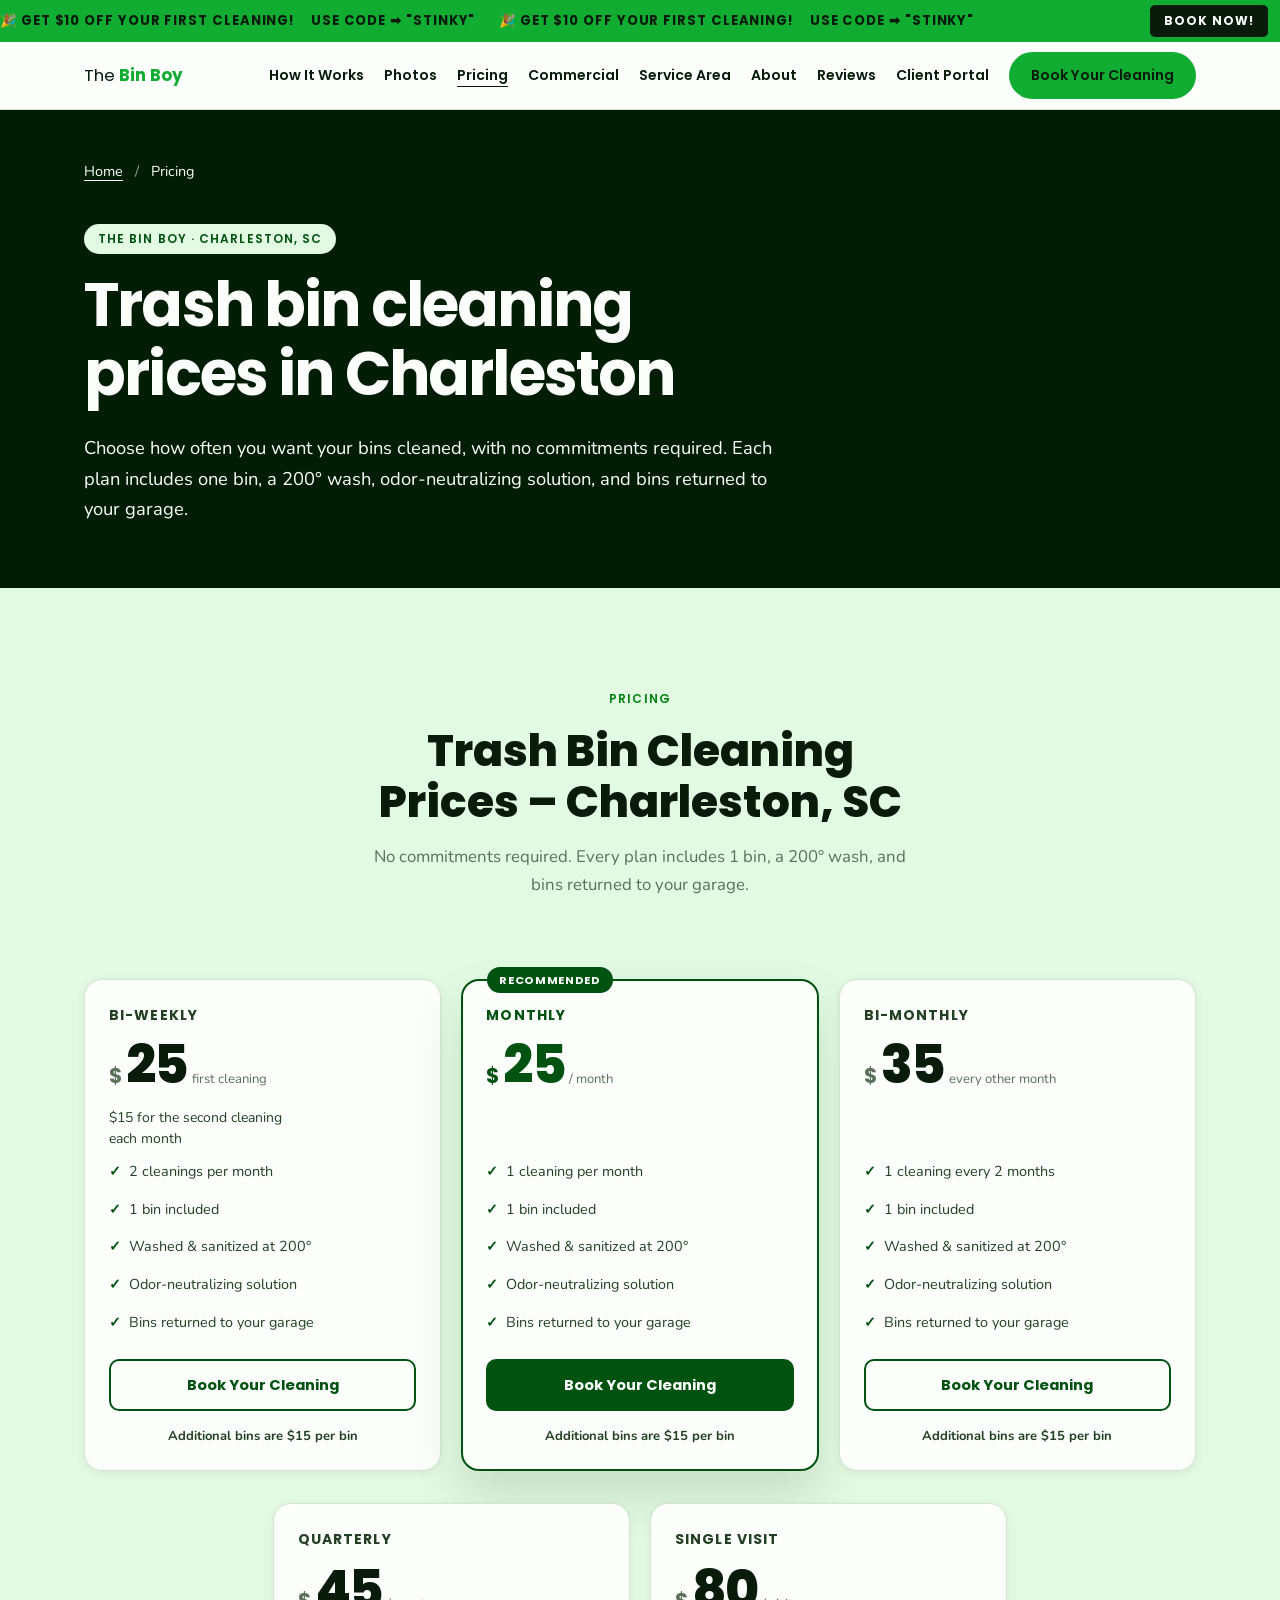
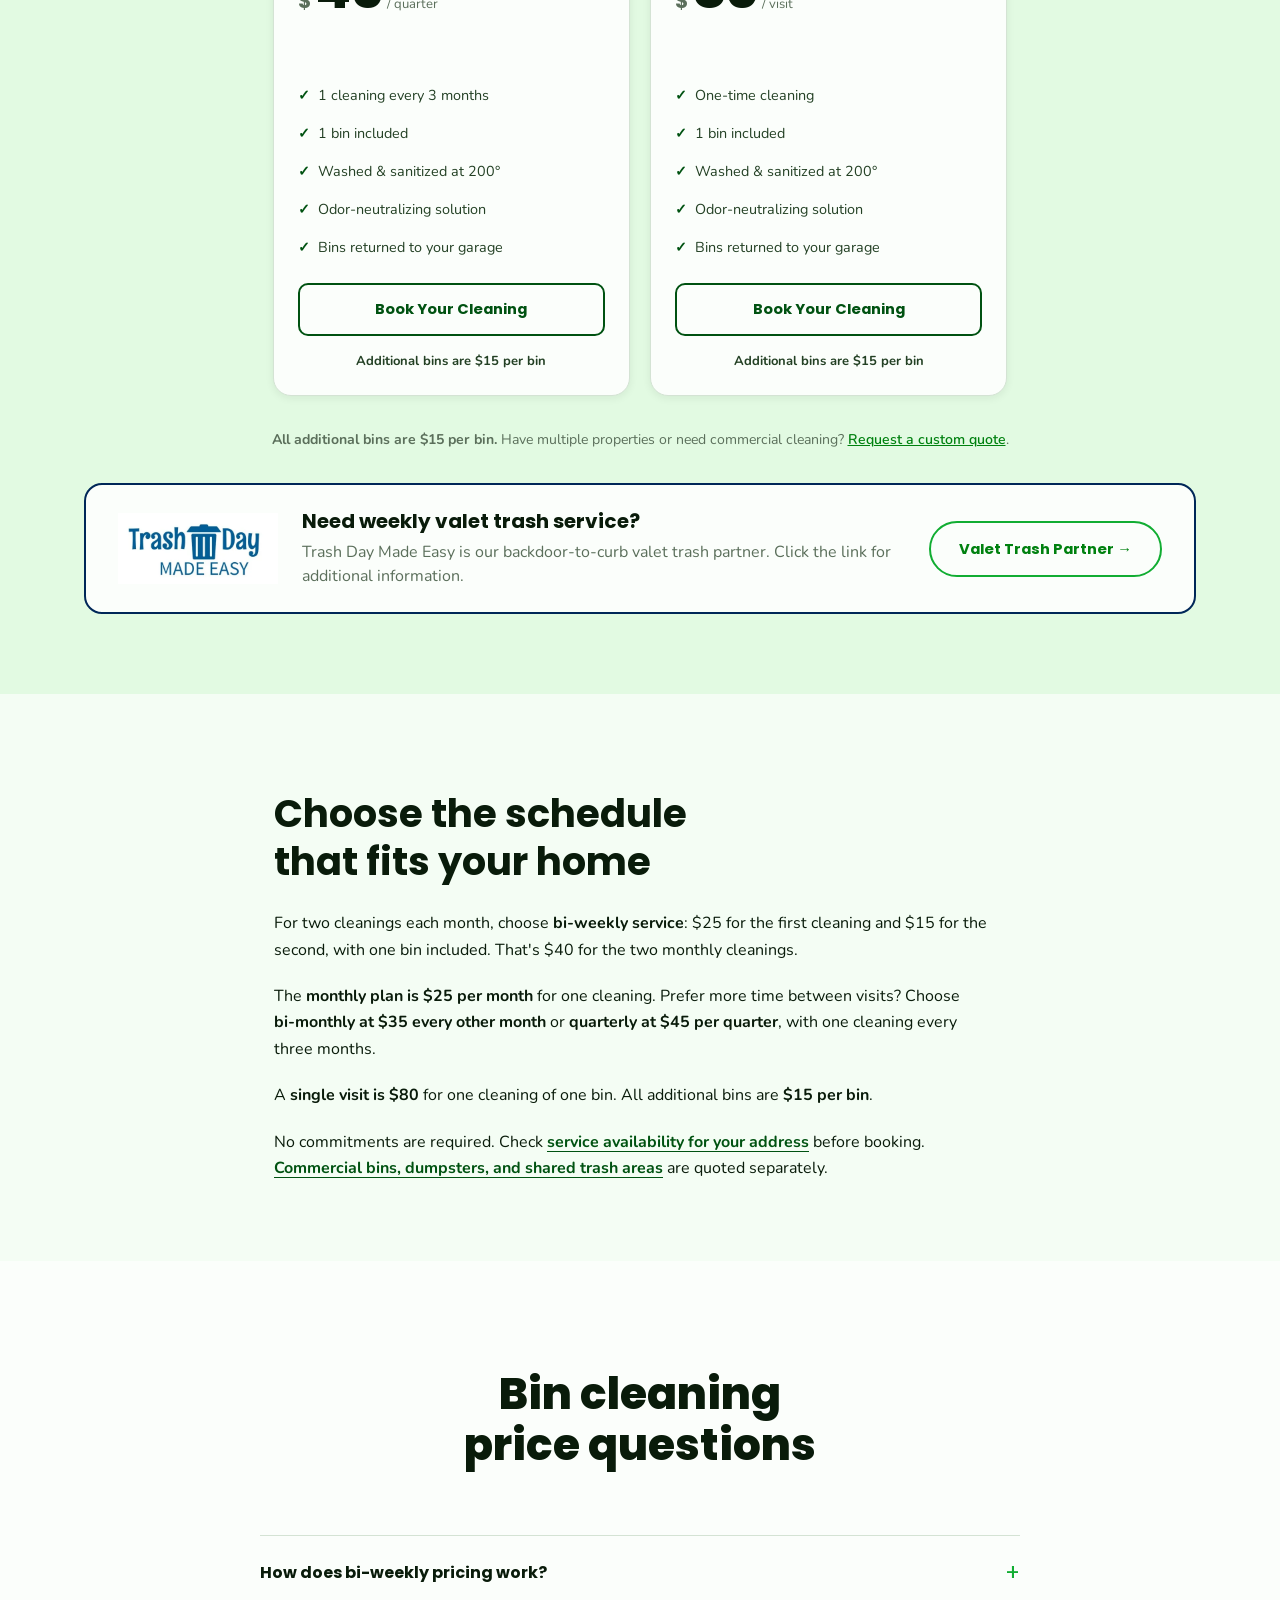
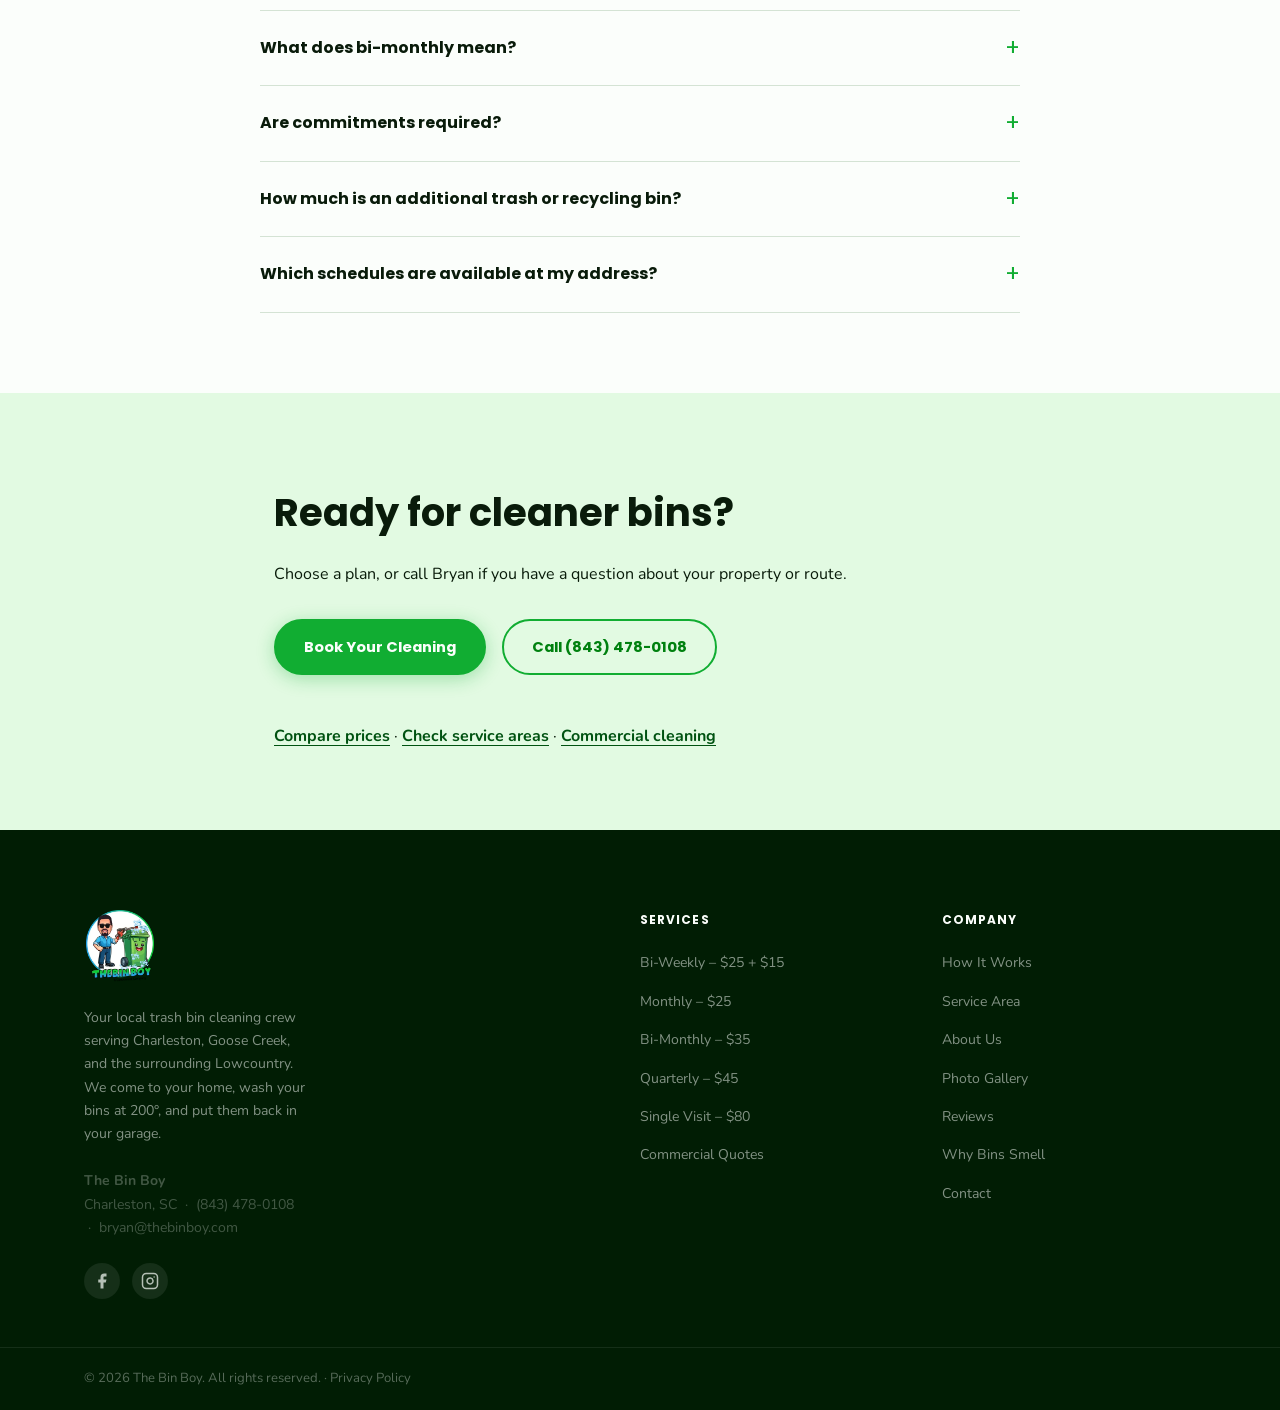
<file: pricing.html>
<!doctype html>
<html lang="en">
  <head>
    <meta charset="UTF-8" />
    <meta
      name="viewport"
      content="width=device-width, initial-scale=1.0, viewport-fit=cover"
    />
    <title>Trash Bin Cleaning Prices in Charleston, SC | The Bin Boy</title>
    <meta
      name="description"
      content="Compare five one-bin cleaning plans: bi-weekly, $25 monthly, $35 bi-monthly, $45 quarterly, or $80 per visit. No commitments. Additional bins are $15 per bin."
    />
    <link rel="canonical" href="https://thebinboy.com/pricing.html" />
    <link
      rel="icon"
      type="image/png"
      sizes="48x48"
      href="images/favicon-48.png"
    />
    <link rel="apple-touch-icon" href="images/apple-touch-icon.png" />
    <meta property="og:locale" content="en_US" />
    <meta property="og:type" content="website" />
    <meta property="og:site_name" content="The Bin Boy" />
    <meta
      property="og:title"
      content="Trash Bin Cleaning Prices in Charleston, SC | The Bin Boy"
    />
    <meta
      property="og:description"
      content="Compare five one-bin cleaning plans: bi-weekly, $25 monthly, $35 bi-monthly, $45 quarterly, or $80 per visit. No commitments. Additional bins are $15 per bin."
    />
    <meta property="og:url" content="https://thebinboy.com/pricing.html" />
    <meta property="og:image" content="https://thebinboy.com/images/share-1200x630.jpg" />
    <meta property="og:image:width" content="1200" />
    <meta property="og:image:height" content="630" />
    <meta property="og:image:alt" content="Trash bin before and after cleaning by The Bin Boy in Charleston, SC" />
    <meta name="twitter:card" content="summary_large_image" />
    <meta
      name="twitter:title"
      content="Trash Bin Cleaning Prices in Charleston, SC | The Bin Boy"
    />
    <meta
      name="twitter:description"
      content="Compare five one-bin cleaning plans: bi-weekly, $25 monthly, $35 bi-monthly, $45 quarterly, or $80 per visit. No commitments. Additional bins are $15 per bin."
    />
    <meta name="twitter:image" content="https://thebinboy.com/images/share-1200x630.jpg" />
    <meta name="twitter:image:alt" content="Trash bin before and after cleaning by The Bin Boy in Charleston, SC" />
    <link rel="preconnect" href="https://fonts.googleapis.com" />
    <link rel="preconnect" href="https://fonts.gstatic.com" crossorigin />
    <link
      href="https://fonts.googleapis.com/css2?family=Poppins:wght@400;600;700;800&amp;family=Nunito:wght@400;500;600;700&amp;display=swap"
      rel="stylesheet"
    />
    <link rel="stylesheet" href="styles.css" />
    <script type="application/ld+json">
      {
        "@context": "https://schema.org",
        "@graph": [
          {
            "@type": "WebPage",
            "@id": "https://thebinboy.com/pricing.html#webpage",
            "url": "https://thebinboy.com/pricing.html",
            "name": "Trash Bin Cleaning Prices in Charleston, SC | The Bin Boy",
            "description": "Compare five one-bin cleaning plans: bi-weekly, $25 monthly, $35 bi-monthly, $45 quarterly, or $80 per visit. No commitments. Additional bins are $15 per bin.",
            "inLanguage": "en-US",
            "isPartOf": {
              "@id": "https://thebinboy.com/#website"
            },
            "about": {
              "@id": "https://thebinboy.com/#business"
            },
            "breadcrumb": {
              "@id": "https://thebinboy.com/pricing.html#breadcrumb"
            }
          },
          {
            "@type": "BreadcrumbList",
            "@id": "https://thebinboy.com/pricing.html#breadcrumb",
            "itemListElement": [
              {
                "@type": "ListItem",
                "position": 1,
                "name": "Home",
                "item": "https://thebinboy.com/"
              },
              {
                "@type": "ListItem",
                "position": 2,
                "name": "Pricing",
                "item": "https://thebinboy.com/pricing.html"
              }
            ]
          }
        ]
      }
    </script>
  </head>
  <body class="topic-page">
    <a href="#main-content" class="skip-link">Skip to main content</a>
    <div class="promo-banner">
      <div class="promo-banner__track">
        <span class="promo-banner__content">
          🎉 GET $10 OFF YOUR FIRST CLEANING! &nbsp;&nbsp; USE CODE ➡ "STINKY"
          &nbsp;&nbsp;&nbsp;&nbsp;&nbsp;
        </span>
        <span class="promo-banner__content" aria-hidden="true">
          🎉 GET $10 OFF YOUR FIRST CLEANING! &nbsp;&nbsp; USE CODE ➡ "STINKY"
          &nbsp;&nbsp;&nbsp;&nbsp;&nbsp;
        </span>
      </div>
      <a
        href="https://clienthub.getjobber.com/hubs/de76b674-b23c-4e12-9114-a51409e7ab45/public/requests/369306/new?source=website"
        class="promo-banner__btn"
        target="_blank"
        rel="noopener"
        >BOOK NOW!</a
      >
    </div>
    <header class="navbar" id="navbar">
      <div class="container navbar__inner">
        <a href="/" class="navbar__logo">
          <span class="logo-text">The <strong>Bin Boy</strong></span>
        </a>
        <nav class="navbar__links" id="navLinks" aria-label="Main navigation">
          <a href="how-it-works.html">How It Works</a>
          <a href="photos.html">Photos</a>
          <a href="pricing.html" aria-current="page">Pricing</a>
          <a href="commercial.html">Commercial</a>
          <a href="service-area.html">Service Area</a>
          <a href="about.html">About</a>
          <a href="reviews.html">Reviews</a>
          <a
            href="https://clienthub.getjobber.com/client_hubs/de76b674-b23c-4e12-9114-a51409e7ab45/login/new?source=share_login"
            target="_blank"
            rel="noopener"
            >Client Portal</a
          >
          <a
            href="https://clienthub.getjobber.com/hubs/de76b674-b23c-4e12-9114-a51409e7ab45/public/requests/369306/new?source=website"
            target="_blank"
            rel="noopener"
            class="btn btn--nav"
            >Book Your Cleaning</a
          >
        </nav>
        <button
          class="navbar__burger"
          id="burgerBtn"
          aria-label="Toggle menu"
          aria-expanded="false"
        >
          <span></span><span></span><span></span>
        </button>
      </div>
    </header>
    <main id="main-content">
      <section class="page-hero">
        <div class="container">
          <nav class="breadcrumbs" aria-label="Breadcrumb">
            <ol>
              <li><a href="/">Home</a></li>
              <li aria-current="page">Pricing</li>
            </ol>
          </nav>
          <span class="section-tag">The Bin Boy &middot; Charleston, SC</span>
          <h1>Trash bin cleaning prices in Charleston</h1>
          <p>
            Choose how often you want your bins cleaned, with no commitments
            required. Each plan includes one bin, a 200° wash, odor-neutralizing
            solution, and bins returned to your garage.
          </p>
        </div>
      </section>
      <section class="section services" id="services">
        <div class="container">
          <div class="section-header">
            <span class="section-tag">Pricing</span>
            <h2>Trash Bin Cleaning Prices – Charleston, SC</h2>
            <p>
              No commitments required. Every plan includes 1 bin, a 200° wash,
              and bins returned to your garage.
            </p>
          </div>
          <div class="pricing-cards">
            <div class="pricing-card" data-plan="biweekly" data-animate>
              <div class="pricing-card__summary">
                <h3 class="pricing-card__tier">Bi-Weekly</h3>
                <div class="pricing-card__price">
                  <span class="price-dollar">$</span>
                  <span class="price-amount">25</span>
                  <span class="price-per">first cleaning</span>
                </div>
                <p class="pricing-card__billing">
                  $15 for the second cleaning each month
                </p>
              </div>
              <ul class="pricing-card__features">
                <li>2 cleanings per month</li>
                <li>1 bin included</li>
                <li>Washed &amp; sanitized at 200°</li>
                <li>Odor-neutralizing solution</li>
                <li>Bins returned to your garage</li>
              </ul>
              <a
                href="https://clienthub.getjobber.com/hubs/de76b674-b23c-4e12-9114-a51409e7ab45/public/requests/369306/new?source=website"
                target="_blank"
                rel="noopener"
                class="btn btn--outline-green"
                >Book Your Cleaning</a
              >
              <p class="pricing-card__extra">Additional bins are $15 per bin</p>
            </div>
            <div
              class="pricing-card pricing-card--featured"
              data-plan="monthly"
              data-animate
            >
              <span class="pricing-card__badge">Recommended</span>
              <div class="pricing-card__summary">
                <h3 class="pricing-card__tier">Monthly</h3>
                <div class="pricing-card__price">
                  <span class="price-dollar">$</span>
                  <span class="price-amount">25</span>
                  <span class="price-per">/ month</span>
                </div>
              </div>
              <ul class="pricing-card__features">
                <li>1 cleaning per month</li>
                <li>1 bin included</li>
                <li>Washed &amp; sanitized at 200°</li>
                <li>Odor-neutralizing solution</li>
                <li>Bins returned to your garage</li>
              </ul>
              <a
                href="https://clienthub.getjobber.com/hubs/de76b674-b23c-4e12-9114-a51409e7ab45/public/requests/369306/new?source=website"
                target="_blank"
                rel="noopener"
                class="btn btn--primary"
                >Book Your Cleaning</a
              >
              <p class="pricing-card__extra">Additional bins are $15 per bin</p>
            </div>
            <div class="pricing-card" data-plan="bimonthly" data-animate>
              <div class="pricing-card__summary">
                <h3 class="pricing-card__tier">Bi-Monthly</h3>
                <div class="pricing-card__price">
                  <span class="price-dollar">$</span>
                  <span class="price-amount">35</span>
                  <span class="price-per">every other month</span>
                </div>
              </div>
              <ul class="pricing-card__features">
                <li>1 cleaning every 2 months</li>
                <li>1 bin included</li>
                <li>Washed &amp; sanitized at 200°</li>
                <li>Odor-neutralizing solution</li>
                <li>Bins returned to your garage</li>
              </ul>
              <a
                href="https://clienthub.getjobber.com/hubs/de76b674-b23c-4e12-9114-a51409e7ab45/public/requests/369306/new?source=website"
                target="_blank"
                rel="noopener"
                class="btn btn--outline-green"
                >Book Your Cleaning</a
              >
              <p class="pricing-card__extra">Additional bins are $15 per bin</p>
            </div>
            <div class="pricing-card" data-plan="quarterly" data-animate>
              <div class="pricing-card__summary">
                <h3 class="pricing-card__tier">Quarterly</h3>
                <div class="pricing-card__price">
                  <span class="price-dollar">$</span>
                  <span class="price-amount">45</span>
                  <span class="price-per">/ quarter</span>
                </div>
              </div>
              <ul class="pricing-card__features">
                <li>1 cleaning every 3 months</li>
                <li>1 bin included</li>
                <li>Washed &amp; sanitized at 200°</li>
                <li>Odor-neutralizing solution</li>
                <li>Bins returned to your garage</li>
              </ul>
              <a
                href="https://clienthub.getjobber.com/hubs/de76b674-b23c-4e12-9114-a51409e7ab45/public/requests/369306/new?source=website"
                target="_blank"
                rel="noopener"
                class="btn btn--outline-green"
                >Book Your Cleaning</a
              >
              <p class="pricing-card__extra">Additional bins are $15 per bin</p>
            </div>
            <div class="pricing-card" data-plan="onetime" data-animate>
              <div class="pricing-card__summary">
                <h3 class="pricing-card__tier">Single Visit</h3>
                <div class="pricing-card__price">
                  <span class="price-dollar">$</span>
                  <span class="price-amount">80</span>
                  <span class="price-per">/ visit</span>
                </div>
              </div>
              <ul class="pricing-card__features">
                <li>One-time cleaning</li>
                <li>1 bin included</li>
                <li>Washed &amp; sanitized at 200°</li>
                <li>Odor-neutralizing solution</li>
                <li>Bins returned to your garage</li>
              </ul>
              <a
                href="https://clienthub.getjobber.com/hubs/de76b674-b23c-4e12-9114-a51409e7ab45/public/requests/369306/new?source=website"
                target="_blank"
                rel="noopener"
                class="btn btn--outline-green"
                >Book Your Cleaning</a
              >
              <p class="pricing-card__extra">Additional bins are $15 per bin</p>
            </div>
          </div>
          <p class="pricing-note">
            <strong>All additional bins are $15 per bin.</strong> Have multiple
            properties or need commercial cleaning?
            <a href="commercial.html">Request a custom quote</a>.
          </p>

          <div class="partner-callout">
            <picture><source srcset="images/tdme-logo.webp" type="image/webp" /><img
              src="images/tdme-logo.jpg"
              alt="Trash Day Made Easy"
              class="partner-callout__logo"
              width="220"
              height="88"
              loading="lazy"
            /></picture>
            <div class="partner-callout__text">
              <strong>Need weekly valet trash service?</strong>
              <span
                >Trash Day Made Easy is our backdoor-to-curb valet trash
                partner. Click the link for additional information.</span
              >
            </div>
            <a
              href="https://trashdaymadeeasy.com/residential"
              target="_blank"
              rel="noopener"
              class="btn btn--outline-green"
              >Valet Trash Partner &rarr;</a
            >
          </div>
        </div>
      </section>
      <section class="section page-details">
        <div class="container page-prose">
          <h2>Choose the schedule that fits your home</h2>
          <p>
            For two cleanings each month, choose
            <strong>bi-weekly service</strong>: $25 for the first cleaning and
            $15 for the second, with one bin included. That's $40 for the two
            monthly cleanings.
          </p>
          <p>
            The <strong>monthly plan is $25 per month</strong> for one cleaning.
            Prefer more time between visits? Choose
            <strong>bi-monthly at $35 every other month</strong> or
            <strong>quarterly at $45 per quarter</strong>, with one cleaning
            every three months.
          </p>
          <p>
            A <strong>single visit is $80</strong> for one cleaning of one bin.
            All additional bins are <strong>$15 per bin</strong>.
          </p>
          <p>
            No commitments are required. Check
            <a href="service-area.html"
              >service availability for your address</a
            >
            before booking.
            <a href="commercial.html"
              >Commercial bins, dumpsters, and shared trash areas</a
            >
            are quoted separately.
          </p>
        </div>
      </section>
      <section class="section faq">
        <div class="container">
          <div class="section-header"><h2>Bin cleaning price questions</h2></div>
          <div class="faq-list">
            <details class="faq-item">
              <summary class="faq-item__q">
                How does bi-weekly pricing work?
              </summary>
              <p class="faq-item__a">
                Bi-weekly service includes two cleanings per month for one bin.
                The first cleaning is $25 and the second is $15, for a total of
                $40 for the two cleanings.
              </p>
            </details>
            <details class="faq-item">
              <summary class="faq-item__q">What does bi-monthly mean?</summary>
              <p class="faq-item__a">
                Bi-monthly service is one cleaning every other month for $35,
                with one bin included. It is different from the bi-weekly plan,
                which includes two cleanings per month.
              </p>
            </details>
            <details class="faq-item">
              <summary class="faq-item__q">Are commitments required?</summary>
              <p class="faq-item__a">
                No. No commitments are required for these service options.
              </p>
            </details>
            <details class="faq-item">
              <summary class="faq-item__q">
                How much is an additional trash or recycling bin?
              </summary>
              <p class="faq-item__a">
                One bin is included in each listed plan. All additional bins are
                $15 per bin.
              </p>
            </details>
            <details class="faq-item">
              <summary class="faq-item__q">
                Which schedules are available at my address?
              </summary>
              <p class="faq-item__a">
                Route availability depends on your neighborhood.
                <a href="service-area.html">Check our service area</a>, then
                call or book online to discuss your address and preferred
                schedule.
              </p>
            </details>
          </div>
        </div>
      </section>
      <section class="section page-next">
        <div class="container page-prose">
          <h2>Ready for cleaner bins?</h2>
          <p>
            Choose a plan, or call Bryan if you have a question about your
            property or route.
          </p>
          <div class="hero__ctas">
            <a
              href="https://clienthub.getjobber.com/hubs/de76b674-b23c-4e12-9114-a51409e7ab45/public/requests/369306/new?source=website"
              class="btn btn--primary"
              target="_blank"
              rel="noopener"
              >Book Your Cleaning</a
            ><a href="tel:+18434780108" class="btn btn--outline-green"
              >Call (843) 478-0108</a
            >
          </div>
          <p class="page-related">
            <a href="pricing.html">Compare prices</a> &middot;
            <a href="service-area.html">Check service areas</a> &middot;
            <a href="commercial.html">Commercial cleaning</a>
          </p>
        </div>
      </section>
    </main>
    <footer class="footer">
      <div class="container footer__inner">
        <div class="footer__brand">
          <a href="/" class="footer__logo-link">
            <picture><source srcset="images/logo-240.webp" type="image/webp" /><img
              src="images/logo-240.png"
              alt="The Bin Boy"
              class="footer__logo-img"
              width="240"
              height="257"
              loading="lazy"
            /></picture>
          </a>
          <p>
            Your local trash bin cleaning crew serving Charleston, Goose Creek,
            and the surrounding Lowcountry. We come to your home, wash your bins
            at 200°, and put them back in your garage.
          </p>
          <p class="footer__nap">
            <strong>The Bin Boy</strong><br />
            Charleston, SC &nbsp;·&nbsp;
            <a href="tel:+18434780108">(843) 478-0108</a> &nbsp;·&nbsp;
            <a href="mailto:bryan@thebinboy.com">bryan@thebinboy.com</a>
          </p>
          <div class="footer__social">
            <a
              href="https://www.facebook.com/TheBInBoy.SC/"
              target="_blank"
              rel="noopener"
              aria-label="The Bin Boy on Facebook"
              class="social-link"
            >
              <svg
                viewBox="0 0 24 24"
                width="18"
                height="18"
                fill="currentColor"
                aria-hidden="true"
              >
                <path
                  d="M18 2h-3a5 5 0 0 0-5 5v3H7v4h3v8h4v-8h3l1-4h-4V7a1 1 0 0 1 1-1h3z"
                />
              </svg>
            </a>
            <a
              href="https://www.instagram.com/thebinboysc/"
              target="_blank"
              rel="noopener"
              aria-label="The Bin Boy on Instagram"
              class="social-link"
            >
              <svg
                viewBox="0 0 24 24"
                width="18"
                height="18"
                fill="none"
                stroke="currentColor"
                stroke-width="2"
                stroke-linecap="round"
                stroke-linejoin="round"
                aria-hidden="true"
              >
                <rect x="2" y="2" width="20" height="20" rx="5" ry="5" />
                <path d="M16 11.37A4 4 0 1 1 12.63 8 4 4 0 0 1 16 11.37z" />
                <line x1="17.5" y1="6.5" x2="17.51" y2="6.5" />
              </svg>
            </a>
          </div>
        </div>
        <div class="footer__links">
          <h4>Services</h4>
          <ul>
            <li><a href="pricing.html">Bi-Weekly – $25 + $15</a></li>
            <li><a href="pricing.html">Monthly – $25</a></li>
            <li><a href="pricing.html">Bi-Monthly – $35</a></li>
            <li><a href="pricing.html">Quarterly – $45</a></li>
            <li><a href="pricing.html">Single Visit – $80</a></li>
            <li><a href="commercial.html">Commercial Quotes</a></li>
          </ul>
        </div>
        <div class="footer__links">
          <h4>Company</h4>
          <ul>
            <li><a href="how-it-works.html">How It Works</a></li>
            <li><a href="service-area.html">Service Area</a></li>
            <li><a href="about.html">About Us</a></li>
            <li><a href="photos.html">Photo Gallery</a></li>
            <li><a href="reviews.html">Reviews</a></li>
            <li><a href="why-does-my-trash-can-smell.html">Why Bins Smell</a></li>
            <li>
              <a
                href="https://clienthub.getjobber.com/hubs/de76b674-b23c-4e12-9114-a51409e7ab45/public/requests/369306/new?source=website"
                target="_blank"
                rel="noopener"
                >Contact</a
              >
            </li>
          </ul>
        </div>
      </div>
      <div class="footer__bottom">
        <div class="container">
          <p>&copy; 2026 The Bin Boy. All rights reserved. &middot; <a href="privacy.html">Privacy Policy</a></p>
        </div>
      </div>
    </footer>
    <script src="script.js"></script>
  </body>
</html>
</file>
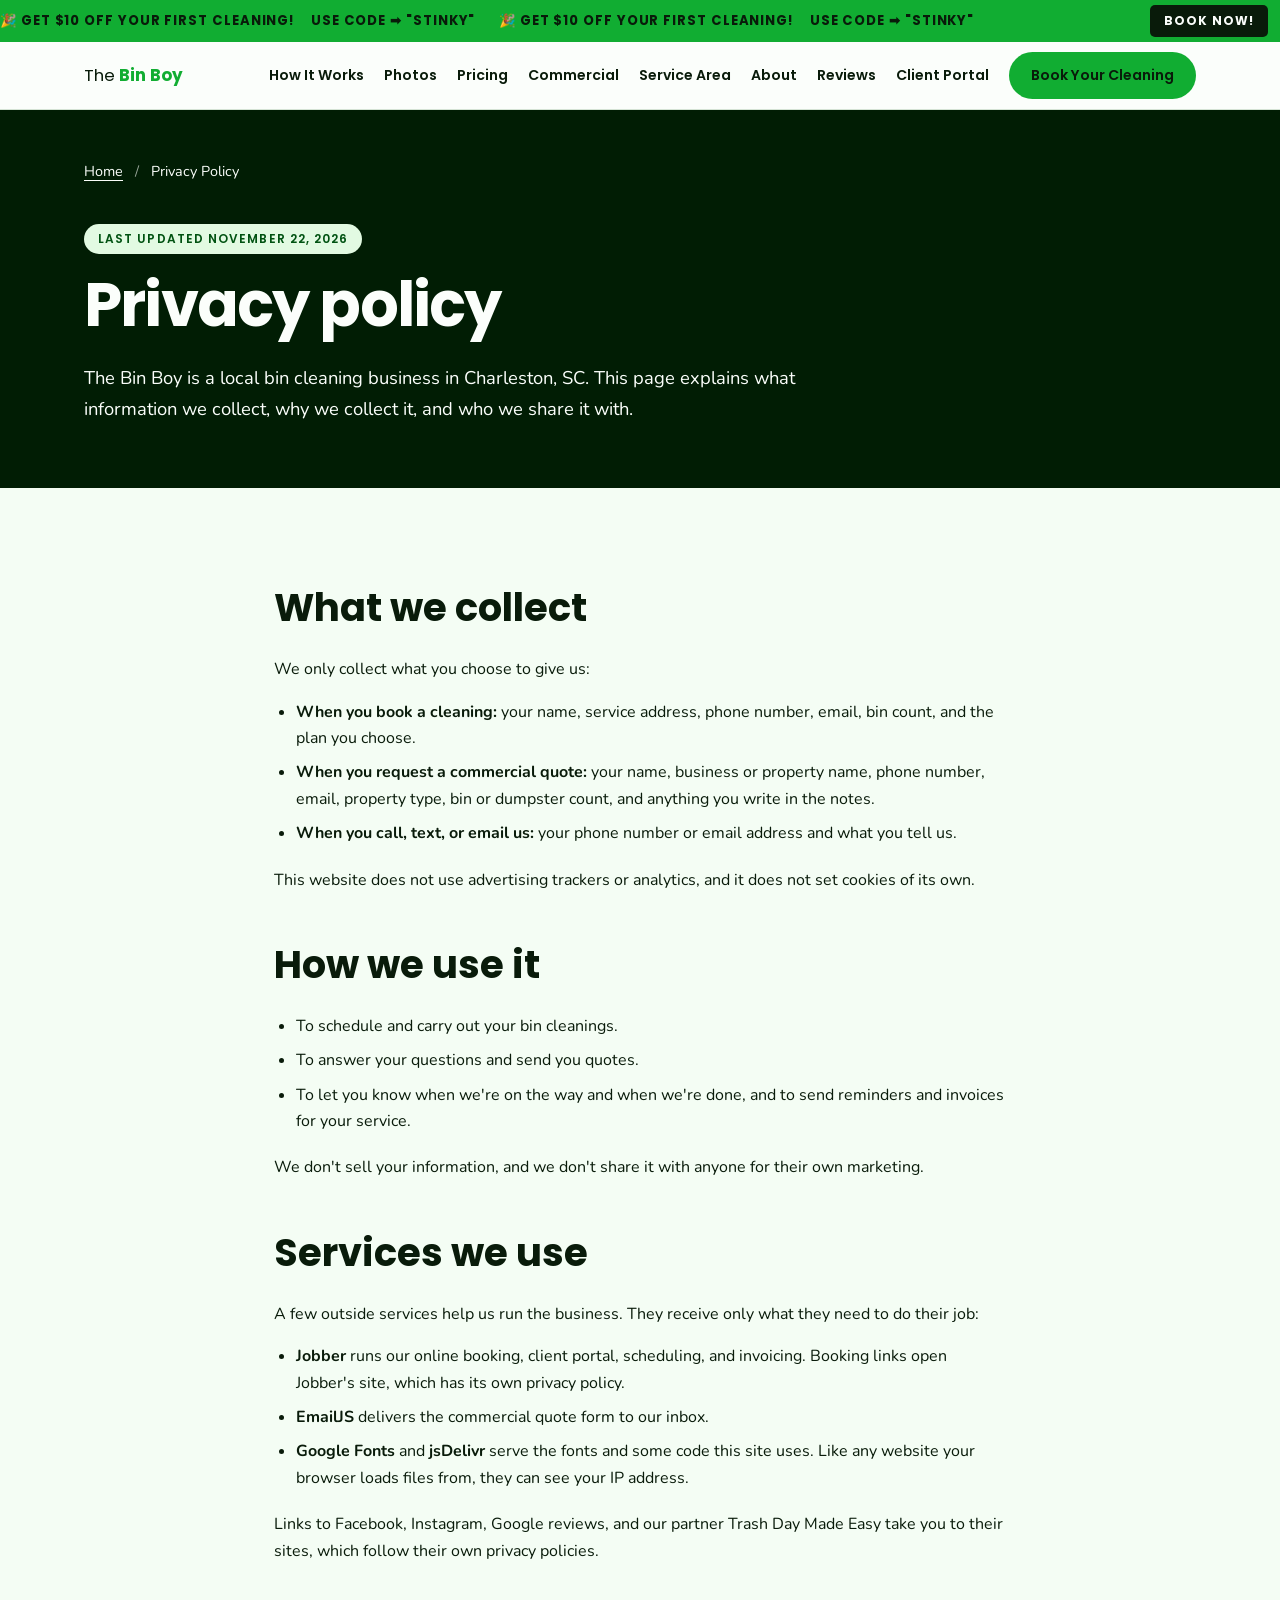
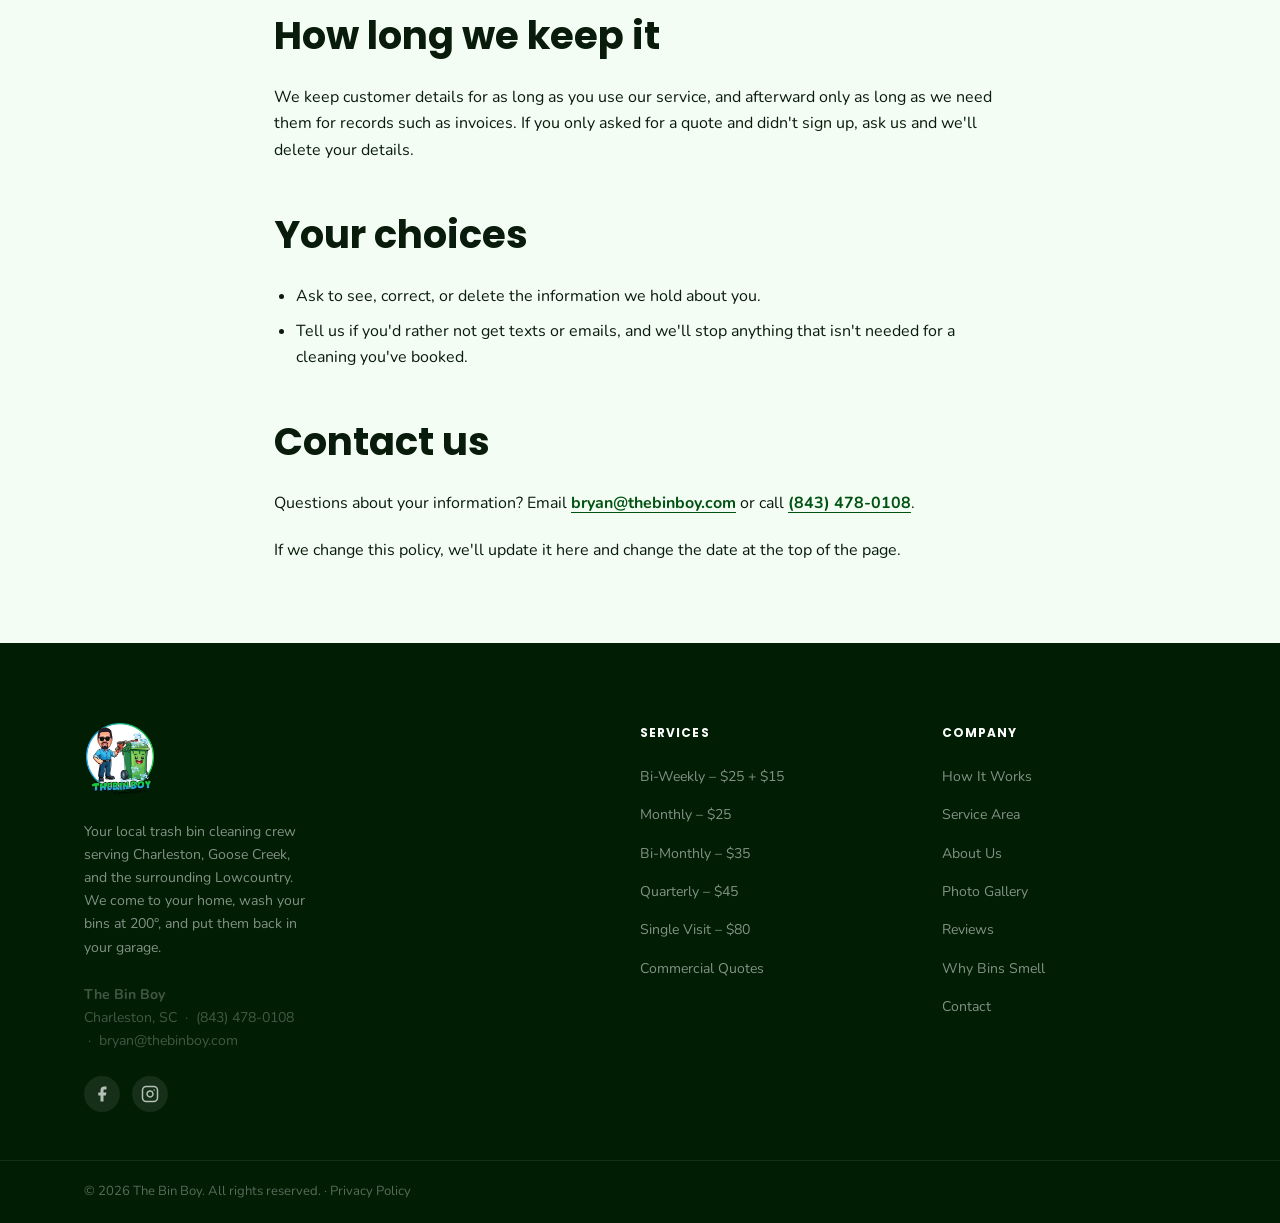
<file: privacy.html>
<!doctype html>
<html lang="en">
  <head>
    <meta charset="UTF-8" />
    <meta name="viewport" content="width=device-width, initial-scale=1.0, viewport-fit=cover" />
    <title>Privacy Policy | The Bin Boy</title>
    <meta name="description" content="How The Bin Boy collects, uses, and protects the information you share when you book a bin cleaning, request a commercial quote, or contact us." />
    <link rel="canonical" href="https://thebinboy.com/privacy.html" />
    <link rel="icon" type="image/png" sizes="48x48" href="images/favicon-48.png" />
    <link rel="apple-touch-icon" href="images/apple-touch-icon.png" />
    <meta property="og:locale" content="en_US" />
    <meta property="og:type" content="website" />
    <meta property="og:site_name" content="The Bin Boy" />
    <meta property="og:title" content="Privacy Policy | The Bin Boy" />
    <meta property="og:description" content="How The Bin Boy collects, uses, and protects the information you share when you book a bin cleaning, request a commercial quote, or contact us." />
    <meta property="og:url" content="https://thebinboy.com/privacy.html" />
    <meta property="og:image" content="https://thebinboy.com/images/share-1200x630.jpg" />
    <meta property="og:image:width" content="1200" />
    <meta property="og:image:height" content="630" />
    <meta property="og:image:alt" content="Trash bin before and after cleaning by The Bin Boy in Charleston, SC" />
    <meta name="twitter:card" content="summary_large_image" />
    <meta name="twitter:title" content="Privacy Policy | The Bin Boy" />
    <meta name="twitter:description" content="How The Bin Boy collects, uses, and protects the information you share when you book a bin cleaning, request a commercial quote, or contact us." />
    <meta name="twitter:image" content="https://thebinboy.com/images/share-1200x630.jpg" />
    <meta name="twitter:image:alt" content="Trash bin before and after cleaning by The Bin Boy in Charleston, SC" />
    <link rel="preconnect" href="https://fonts.googleapis.com" />
    <link rel="preconnect" href="https://fonts.gstatic.com" crossorigin />
    <link href="https://fonts.googleapis.com/css2?family=Poppins:wght@400;600;700;800&amp;family=Nunito:wght@400;500;600;700&amp;display=swap" rel="stylesheet" />
    <link rel="stylesheet" href="styles.css" />
    <script type="application/ld+json">
      {
        "@context": "https://schema.org",
        "@graph": [
          {
            "@type": "WebPage",
            "@id": "https://thebinboy.com/privacy.html#webpage",
            "url": "https://thebinboy.com/privacy.html",
            "name": "Privacy Policy | The Bin Boy",
            "description": "How The Bin Boy collects, uses, and protects the information you share when you book a bin cleaning, request a commercial quote, or contact us.",
            "inLanguage": "en-US",
            "isPartOf": {
              "@id": "https://thebinboy.com/#website"
            },
            "about": {
              "@id": "https://thebinboy.com/#business"
            },
            "breadcrumb": {
              "@id": "https://thebinboy.com/privacy.html#breadcrumb"
            }
          },
          {
            "@type": "BreadcrumbList",
            "@id": "https://thebinboy.com/privacy.html#breadcrumb",
            "itemListElement": [
              {
                "@type": "ListItem",
                "position": 1,
                "name": "Home",
                "item": "https://thebinboy.com/"
              },
              {
                "@type": "ListItem",
                "position": 2,
                "name": "Privacy Policy",
                "item": "https://thebinboy.com/privacy.html"
              }
            ]
          }
        ]
      }
    </script>
  </head>
  <body class="topic-page">
    <a href="#main-content" class="skip-link">Skip to main content</a>
    <div class="promo-banner">
      <div class="promo-banner__track">
        <span class="promo-banner__content">
          🎉 GET $10 OFF YOUR FIRST CLEANING! &nbsp;&nbsp; USE CODE ➡ "STINKY"
          &nbsp;&nbsp;&nbsp;&nbsp;&nbsp;
        </span>
        <span class="promo-banner__content" aria-hidden="true">
          🎉 GET $10 OFF YOUR FIRST CLEANING! &nbsp;&nbsp; USE CODE ➡ "STINKY"
          &nbsp;&nbsp;&nbsp;&nbsp;&nbsp;
        </span>
      </div>
      <a
        href="https://clienthub.getjobber.com/hubs/de76b674-b23c-4e12-9114-a51409e7ab45/public/requests/369306/new?source=website"
        class="promo-banner__btn"
        target="_blank"
        rel="noopener"
        >BOOK NOW!</a
      >
    </div>
    <header class="navbar" id="navbar">
      <div class="container navbar__inner">
        <a href="/" class="navbar__logo">
          <span class="logo-text">The <strong>Bin Boy</strong></span>
        </a>
        <nav class="navbar__links" id="navLinks" aria-label="Main navigation">
          <a href="how-it-works.html">How It Works</a>
          <a href="photos.html">Photos</a>
          <a href="pricing.html">Pricing</a>
          <a href="commercial.html">Commercial</a>
          <a href="service-area.html">Service Area</a>
          <a href="about.html">About</a>
          <a href="reviews.html">Reviews</a>
          <a
            href="https://clienthub.getjobber.com/client_hubs/de76b674-b23c-4e12-9114-a51409e7ab45/login/new?source=share_login"
            target="_blank"
            rel="noopener"
            >Client Portal</a
          >
          <a
            href="https://clienthub.getjobber.com/hubs/de76b674-b23c-4e12-9114-a51409e7ab45/public/requests/369306/new?source=website"
            target="_blank"
            rel="noopener"
            class="btn btn--nav"
            >Book Your Cleaning</a
          >
        </nav>
        <button
          class="navbar__burger"
          id="burgerBtn"
          aria-label="Toggle menu"
          aria-expanded="false"
        >
          <span></span><span></span><span></span>
        </button>
      </div>
    </header>
    <main id="main-content">
      <section class="page-hero">
        <div class="container">
          <nav class="breadcrumbs" aria-label="Breadcrumb">
            <ol>
              <li><a href="/">Home</a></li>
              <li aria-current="page">Privacy Policy</li>
            </ol>
          </nav>
          <span class="section-tag">Last updated November 22, 2026</span>
          <h1>Privacy policy</h1>
          <p>
            The Bin Boy is a local bin cleaning business in Charleston, SC. This
            page explains what information we collect, why we collect it, and
            who we share it with.
          </p>
        </div>
      </section>
      <section class="section page-details">
        <div class="container page-prose">
          <h2>What we collect</h2>
          <p>We only collect what you choose to give us:</p>
          <ul>
            <li>
              <strong>When you book a cleaning:</strong> your name, service
              address, phone number, email, bin count, and the plan you choose.
            </li>
            <li>
              <strong>When you request a commercial quote:</strong> your name,
              business or property name, phone number, email, property type, bin
              or dumpster count, and anything you write in the notes.
            </li>
            <li>
              <strong>When you call, text, or email us:</strong> your phone
              number or email address and what you tell us.
            </li>
          </ul>
          <p>
            This website does not use advertising trackers or analytics, and it
            does not set cookies of its own.
          </p>

          <h2>How we use it</h2>
          <ul>
            <li>To schedule and carry out your bin cleanings.</li>
            <li>To answer your questions and send you quotes.</li>
            <li>
              To let you know when we're on the way and when we're done, and to
              send reminders and invoices for your service.
            </li>
          </ul>
          <p>
            We don't sell your information, and we don't share it with anyone
            for their own marketing.
          </p>

          <h2>Services we use</h2>
          <p>
            A few outside services help us run the business. They receive only
            what they need to do their job:
          </p>
          <ul>
            <li>
              <strong>Jobber</strong> runs our online booking, client portal,
              scheduling, and invoicing. Booking links open Jobber's site, which
              has its own privacy policy.
            </li>
            <li>
              <strong>EmailJS</strong> delivers the commercial quote form to our
              inbox.
            </li>
            <li>
              <strong>Google Fonts</strong> and <strong>jsDelivr</strong> serve
              the fonts and some code this site uses. Like any website your
              browser loads files from, they can see your IP address.
            </li>
          </ul>
          <p>
            Links to Facebook, Instagram, Google reviews, and our partner Trash
            Day Made Easy take you to their sites, which follow their own
            privacy policies.
          </p>

          <h2>How long we keep it</h2>
          <p>
            We keep customer details for as long as you use our service, and
            afterward only as long as we need them for records such as invoices.
            If you only asked for a quote and didn't sign up, ask us and we'll
            delete your details.
          </p>

          <h2>Your choices</h2>
          <ul>
            <li>Ask to see, correct, or delete the information we hold about you.</li>
            <li>
              Tell us if you'd rather not get texts or emails, and we'll stop
              anything that isn't needed for a cleaning you've booked.
            </li>
          </ul>

          <h2>Contact us</h2>
          <p>
            Questions about your information? Email
            <a href="mailto:bryan@thebinboy.com">bryan@thebinboy.com</a> or call
            <a href="tel:+18434780108">(843) 478-0108</a>.
          </p>
          <p>
            If we change this policy, we'll update it here and change the date at
            the top of the page.
          </p>
        </div>
      </section>
    </main>
    <footer class="footer">
      <div class="container footer__inner">
        <div class="footer__brand">
          <a href="/" class="footer__logo-link">
            <picture><source srcset="images/logo-240.webp" type="image/webp" /><img
              src="images/logo-240.png"
              alt="The Bin Boy"
              class="footer__logo-img"
              width="240"
              height="257"
              loading="lazy"
            /></picture>
          </a>
          <p>
            Your local trash bin cleaning crew serving Charleston, Goose Creek,
            and the surrounding Lowcountry. We come to your home, wash your bins
            at 200°, and put them back in your garage.
          </p>
          <p class="footer__nap">
            <strong>The Bin Boy</strong><br />
            Charleston, SC &nbsp;·&nbsp;
            <a href="tel:+18434780108">(843) 478-0108</a> &nbsp;·&nbsp;
            <a href="mailto:bryan@thebinboy.com">bryan@thebinboy.com</a>
          </p>
          <div class="footer__social">
            <a
              href="https://www.facebook.com/TheBInBoy.SC/"
              target="_blank"
              rel="noopener"
              aria-label="The Bin Boy on Facebook"
              class="social-link"
            >
              <svg
                viewBox="0 0 24 24"
                width="18"
                height="18"
                fill="currentColor"
                aria-hidden="true"
              >
                <path
                  d="M18 2h-3a5 5 0 0 0-5 5v3H7v4h3v8h4v-8h3l1-4h-4V7a1 1 0 0 1 1-1h3z"
                />
              </svg>
            </a>
            <a
              href="https://www.instagram.com/thebinboysc/"
              target="_blank"
              rel="noopener"
              aria-label="The Bin Boy on Instagram"
              class="social-link"
            >
              <svg
                viewBox="0 0 24 24"
                width="18"
                height="18"
                fill="none"
                stroke="currentColor"
                stroke-width="2"
                stroke-linecap="round"
                stroke-linejoin="round"
                aria-hidden="true"
              >
                <rect x="2" y="2" width="20" height="20" rx="5" ry="5" />
                <path d="M16 11.37A4 4 0 1 1 12.63 8 4 4 0 0 1 16 11.37z" />
                <line x1="17.5" y1="6.5" x2="17.51" y2="6.5" />
              </svg>
            </a>
          </div>
        </div>
        <div class="footer__links">
          <h4>Services</h4>
          <ul>
            <li><a href="pricing.html">Bi-Weekly – $25 + $15</a></li>
            <li><a href="pricing.html">Monthly – $25</a></li>
            <li><a href="pricing.html">Bi-Monthly – $35</a></li>
            <li><a href="pricing.html">Quarterly – $45</a></li>
            <li><a href="pricing.html">Single Visit – $80</a></li>
            <li><a href="commercial.html">Commercial Quotes</a></li>
          </ul>
        </div>
        <div class="footer__links">
          <h4>Company</h4>
          <ul>
            <li><a href="how-it-works.html">How It Works</a></li>
            <li><a href="service-area.html">Service Area</a></li>
            <li><a href="about.html">About Us</a></li>
            <li><a href="photos.html">Photo Gallery</a></li>
            <li><a href="reviews.html">Reviews</a></li>
            <li><a href="why-does-my-trash-can-smell.html">Why Bins Smell</a></li>
            <li>
              <a
                href="https://clienthub.getjobber.com/hubs/de76b674-b23c-4e12-9114-a51409e7ab45/public/requests/369306/new?source=website"
                target="_blank"
                rel="noopener"
                >Contact</a
              >
            </li>
          </ul>
        </div>
      </div>
      <div class="footer__bottom">
        <div class="container">
          <p>&copy; 2026 The Bin Boy. All rights reserved. &middot; <a href="privacy.html">Privacy Policy</a></p>
        </div>
      </div>
    </footer>
    <script src="script.js"></script>
  </body>
</html>
</file>
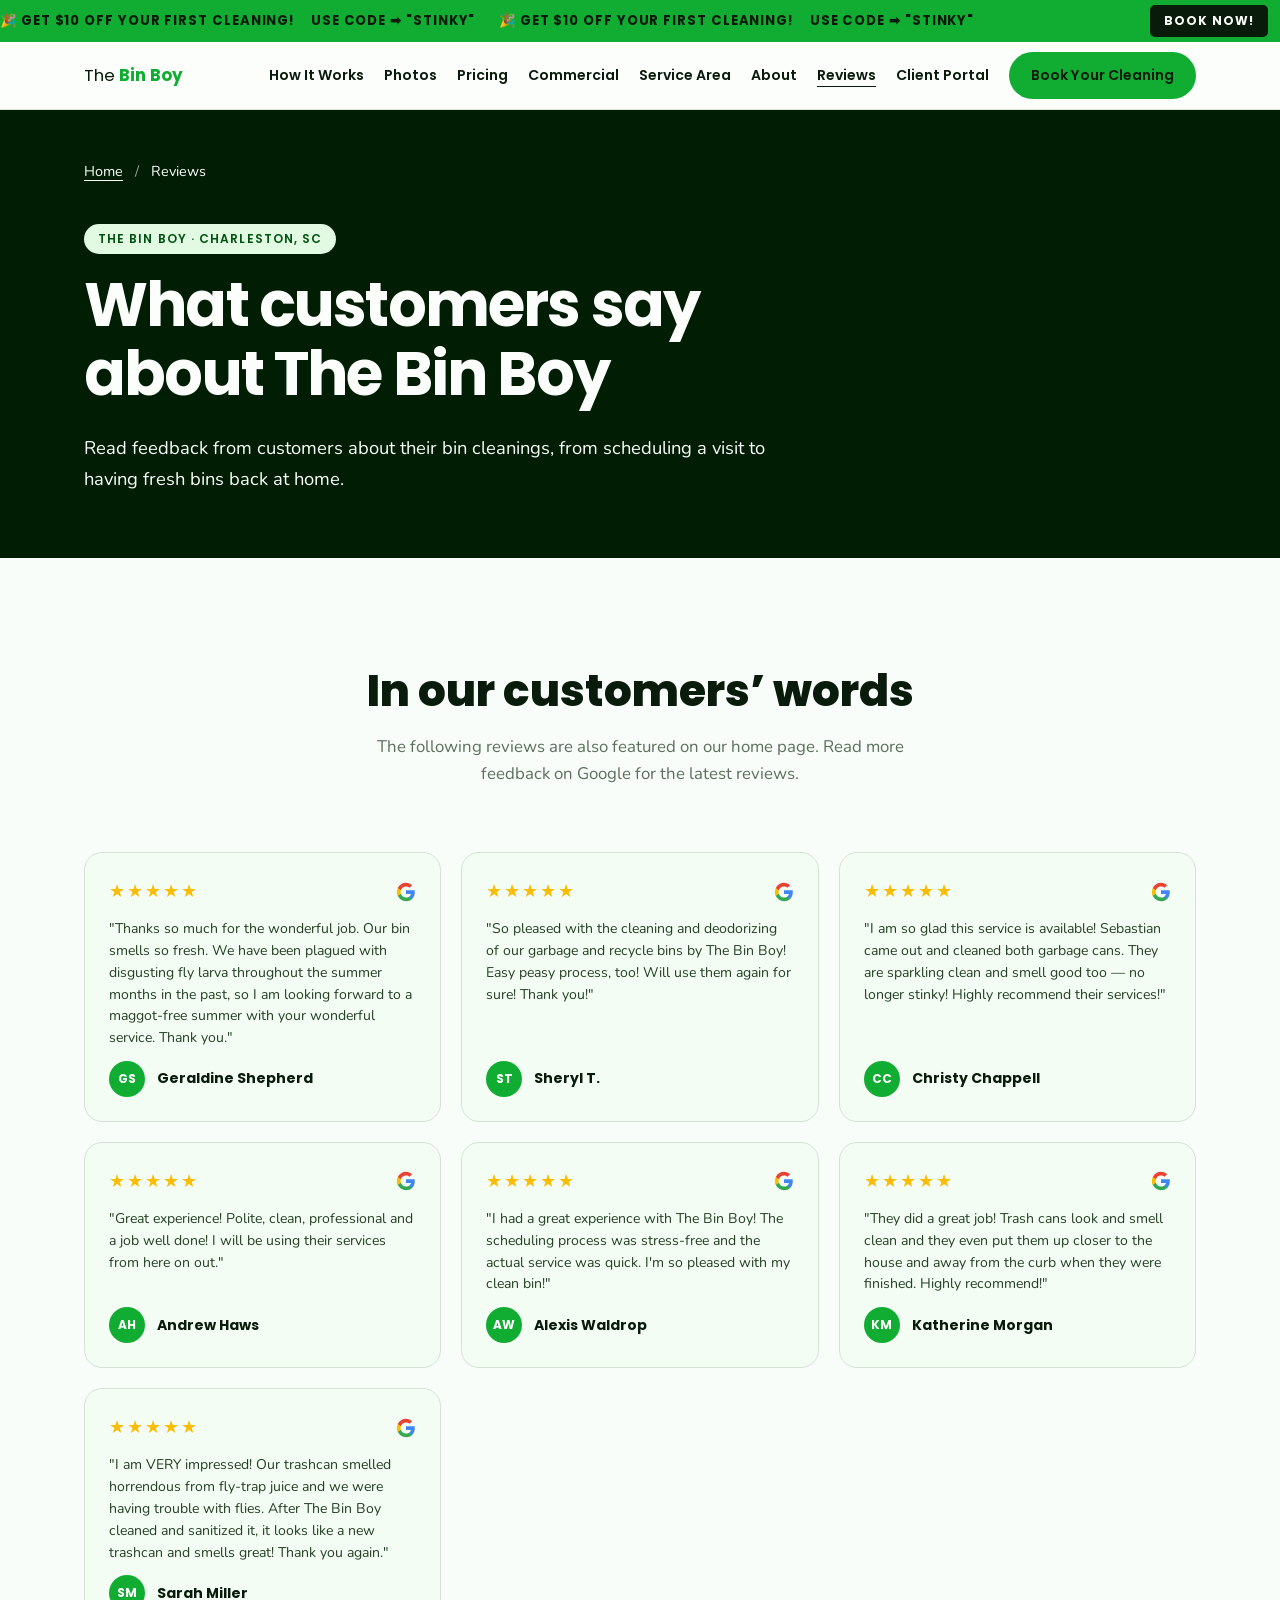
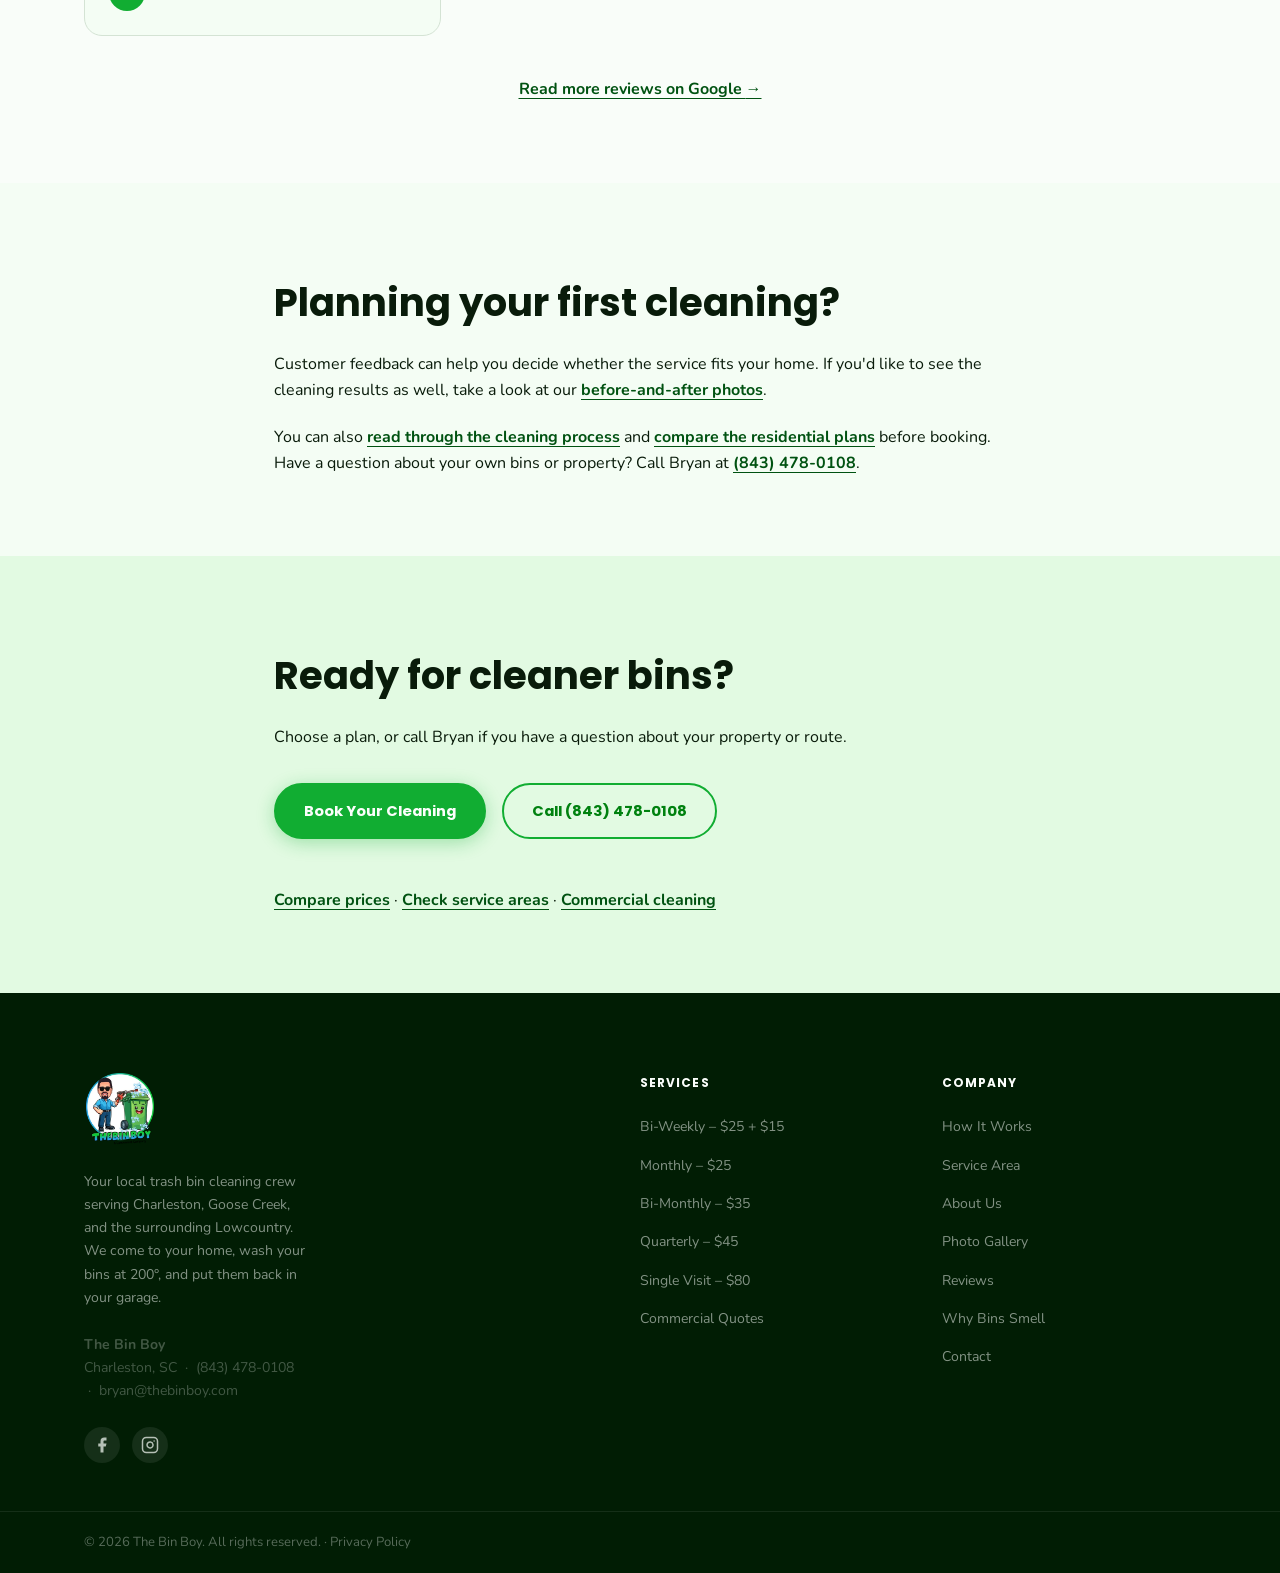
<file: reviews.html>
<!doctype html>
<html lang="en">
  <head>
    <meta charset="UTF-8" />
    <meta
      name="viewport"
      content="width=device-width, initial-scale=1.0, viewport-fit=cover"
    />
    <title>The Bin Boy Reviews | Charleston Trash Bin Cleaning</title>
    <meta
      name="description"
      content="Read customer reviews of The Bin Boy’s trash bin cleaning service in Charleston, SC, with feedback on clean bins, scheduling, and service."
    />
    <link rel="canonical" href="https://thebinboy.com/reviews.html" />
    <link
      rel="icon"
      type="image/png"
      sizes="48x48"
      href="images/favicon-48.png"
    />
    <link rel="apple-touch-icon" href="images/apple-touch-icon.png" />
    <meta property="og:locale" content="en_US" />
    <meta property="og:type" content="website" />
    <meta property="og:site_name" content="The Bin Boy" />
    <meta
      property="og:title"
      content="The Bin Boy Reviews | Charleston Trash Bin Cleaning"
    />
    <meta
      property="og:description"
      content="Read customer reviews of The Bin Boy’s trash bin cleaning service in Charleston, SC, with feedback on clean bins, scheduling, and service."
    />
    <meta property="og:url" content="https://thebinboy.com/reviews.html" />
    <meta property="og:image" content="https://thebinboy.com/images/share-1200x630.jpg" />
    <meta property="og:image:width" content="1200" />
    <meta property="og:image:height" content="630" />
    <meta property="og:image:alt" content="Trash bin before and after cleaning by The Bin Boy in Charleston, SC" />
    <meta name="twitter:card" content="summary_large_image" />
    <meta
      name="twitter:title"
      content="The Bin Boy Reviews | Charleston Trash Bin Cleaning"
    />
    <meta
      name="twitter:description"
      content="Read customer reviews of The Bin Boy’s trash bin cleaning service in Charleston, SC, with feedback on clean bins, scheduling, and service."
    />
    <meta name="twitter:image" content="https://thebinboy.com/images/share-1200x630.jpg" />
    <meta name="twitter:image:alt" content="Trash bin before and after cleaning by The Bin Boy in Charleston, SC" />
    <link rel="preconnect" href="https://fonts.googleapis.com" />
    <link rel="preconnect" href="https://fonts.gstatic.com" crossorigin />
    <link
      href="https://fonts.googleapis.com/css2?family=Poppins:wght@400;600;700;800&amp;family=Nunito:wght@400;500;600;700&amp;display=swap"
      rel="stylesheet"
    />
    <link rel="stylesheet" href="styles.css" />
    <script type="application/ld+json">
      {
        "@context": "https://schema.org",
        "@graph": [
          {
            "@type": "CollectionPage",
            "@id": "https://thebinboy.com/reviews.html#webpage",
            "url": "https://thebinboy.com/reviews.html",
            "name": "The Bin Boy Reviews | Charleston Trash Bin Cleaning",
            "description": "Read customer reviews of The Bin Boy’s trash bin cleaning service in Charleston, SC, with feedback on clean bins, scheduling, and service.",
            "inLanguage": "en-US",
            "isPartOf": {
              "@id": "https://thebinboy.com/#website"
            },
            "about": {
              "@id": "https://thebinboy.com/#business"
            },
            "breadcrumb": {
              "@id": "https://thebinboy.com/reviews.html#breadcrumb"
            }
          },
          {
            "@type": "BreadcrumbList",
            "@id": "https://thebinboy.com/reviews.html#breadcrumb",
            "itemListElement": [
              {
                "@type": "ListItem",
                "position": 1,
                "name": "Home",
                "item": "https://thebinboy.com/"
              },
              {
                "@type": "ListItem",
                "position": 2,
                "name": "Reviews",
                "item": "https://thebinboy.com/reviews.html"
              }
            ]
          }
        ]
      }
    </script>
  </head>
  <body class="topic-page">
    <a href="#main-content" class="skip-link">Skip to main content</a>
    <div class="promo-banner">
      <div class="promo-banner__track">
        <span class="promo-banner__content">
          🎉 GET $10 OFF YOUR FIRST CLEANING! &nbsp;&nbsp; USE CODE ➡ "STINKY"
          &nbsp;&nbsp;&nbsp;&nbsp;&nbsp;
        </span>
        <span class="promo-banner__content" aria-hidden="true">
          🎉 GET $10 OFF YOUR FIRST CLEANING! &nbsp;&nbsp; USE CODE ➡ "STINKY"
          &nbsp;&nbsp;&nbsp;&nbsp;&nbsp;
        </span>
      </div>
      <a
        href="https://clienthub.getjobber.com/hubs/de76b674-b23c-4e12-9114-a51409e7ab45/public/requests/369306/new?source=website"
        class="promo-banner__btn"
        target="_blank"
        rel="noopener"
        >BOOK NOW!</a
      >
    </div>
    <header class="navbar" id="navbar">
      <div class="container navbar__inner">
        <a href="/" class="navbar__logo">
          <span class="logo-text">The <strong>Bin Boy</strong></span>
        </a>
        <nav class="navbar__links" id="navLinks" aria-label="Main navigation">
          <a href="how-it-works.html">How It Works</a>
          <a href="photos.html">Photos</a>
          <a href="pricing.html">Pricing</a>
          <a href="commercial.html">Commercial</a>
          <a href="service-area.html">Service Area</a>
          <a href="about.html">About</a>
          <a href="reviews.html" aria-current="page">Reviews</a>
          <a
            href="https://clienthub.getjobber.com/client_hubs/de76b674-b23c-4e12-9114-a51409e7ab45/login/new?source=share_login"
            target="_blank"
            rel="noopener"
            >Client Portal</a
          >
          <a
            href="https://clienthub.getjobber.com/hubs/de76b674-b23c-4e12-9114-a51409e7ab45/public/requests/369306/new?source=website"
            target="_blank"
            rel="noopener"
            class="btn btn--nav"
            >Book Your Cleaning</a
          >
        </nav>
        <button
          class="navbar__burger"
          id="burgerBtn"
          aria-label="Toggle menu"
          aria-expanded="false"
        >
          <span></span><span></span><span></span>
        </button>
      </div>
    </header>
    <main id="main-content">
      <section class="page-hero">
        <div class="container">
          <nav class="breadcrumbs" aria-label="Breadcrumb">
            <ol>
              <li><a href="/">Home</a></li>
              <li aria-current="page">Reviews</li>
            </ol>
          </nav>
          <span class="section-tag">The Bin Boy &middot; Charleston, SC</span>
          <h1>What customers say about The Bin Boy</h1>
          <p>
            Read feedback from customers about their bin cleanings, from
            scheduling a visit to having fresh bins back at home.
          </p>
        </div>
      </section>
      <section class="section">
        <div class="container">
          <div class="section-header">
            <h2>In our customers’ words</h2>
            <p>
              The following reviews are also featured on our home page. Read
              more feedback on Google for the latest reviews.
            </p>
          </div>
          <div class="gr-grid">
            <figure class="gr-card">
              <div class="gr-card__top">
                <div class="gr-card__stars" role="img" aria-label="Rated 5 out of 5 stars">★★★★★</div>
                <svg class="gr-card__google" viewBox="0 0 24 24" width="20" height="20" aria-hidden="true" focusable="false"><path d="M22.56 12.25c0-.78-.07-1.53-.2-2.25H12v4.26h5.92c-.26 1.37-1.04 2.53-2.21 3.31v2.77h3.57c2.08-1.92 3.28-4.74 3.28-8.09z" fill="#4285F4"/><path d="M12 23c2.97 0 5.46-.98 7.28-2.66l-3.57-2.77c-.98.66-2.23 1.06-3.71 1.06-2.86 0-5.29-1.93-6.16-4.53H2.18v2.84C3.99 20.53 7.7 23 12 23z" fill="#34A853"/><path d="M5.84 14.09c-.22-.66-.35-1.36-.35-2.09s.13-1.43.35-2.09V7.07H2.18C1.43 8.55 1 10.22 1 12s.43 3.45 1.18 4.93l3.66-2.84z" fill="#FBBC05"/><path d="M12 5.38c1.62 0 3.06.56 4.21 1.64l3.15-3.15C17.45 2.09 14.97 1 12 1 7.7 1 3.99 3.47 2.18 7.07l3.66 2.84c.87-2.6 3.3-4.53 6.16-4.53z" fill="#EA4335"/></svg>
              </div>
              <blockquote><p>"Thanks so much for the wonderful job. Our bin smells so fresh. We have been plagued with disgusting fly larva throughout the summer months in the past, so I am looking forward to a maggot-free summer with your wonderful service. Thank you."</p></blockquote>
              <figcaption class="gr-card__author"><span class="gr-avatar" aria-hidden="true">GS</span><strong>Geraldine Shepherd</strong></figcaption>
            </figure>
            <figure class="gr-card">
              <div class="gr-card__top">
                <div class="gr-card__stars" role="img" aria-label="Rated 5 out of 5 stars">★★★★★</div>
                <svg class="gr-card__google" viewBox="0 0 24 24" width="20" height="20" aria-hidden="true" focusable="false"><path d="M22.56 12.25c0-.78-.07-1.53-.2-2.25H12v4.26h5.92c-.26 1.37-1.04 2.53-2.21 3.31v2.77h3.57c2.08-1.92 3.28-4.74 3.28-8.09z" fill="#4285F4"/><path d="M12 23c2.97 0 5.46-.98 7.28-2.66l-3.57-2.77c-.98.66-2.23 1.06-3.71 1.06-2.86 0-5.29-1.93-6.16-4.53H2.18v2.84C3.99 20.53 7.7 23 12 23z" fill="#34A853"/><path d="M5.84 14.09c-.22-.66-.35-1.36-.35-2.09s.13-1.43.35-2.09V7.07H2.18C1.43 8.55 1 10.22 1 12s.43 3.45 1.18 4.93l3.66-2.84z" fill="#FBBC05"/><path d="M12 5.38c1.62 0 3.06.56 4.21 1.64l3.15-3.15C17.45 2.09 14.97 1 12 1 7.7 1 3.99 3.47 2.18 7.07l3.66 2.84c.87-2.6 3.3-4.53 6.16-4.53z" fill="#EA4335"/></svg>
              </div>
              <blockquote><p>"So pleased with the cleaning and deodorizing of our garbage and recycle bins by The Bin Boy! Easy peasy process, too! Will use them again for sure! Thank you!"</p></blockquote>
              <figcaption class="gr-card__author"><span class="gr-avatar" aria-hidden="true">ST</span><strong>Sheryl T.</strong></figcaption>
            </figure>
            <figure class="gr-card">
              <div class="gr-card__top">
                <div class="gr-card__stars" role="img" aria-label="Rated 5 out of 5 stars">★★★★★</div>
                <svg class="gr-card__google" viewBox="0 0 24 24" width="20" height="20" aria-hidden="true" focusable="false"><path d="M22.56 12.25c0-.78-.07-1.53-.2-2.25H12v4.26h5.92c-.26 1.37-1.04 2.53-2.21 3.31v2.77h3.57c2.08-1.92 3.28-4.74 3.28-8.09z" fill="#4285F4"/><path d="M12 23c2.97 0 5.46-.98 7.28-2.66l-3.57-2.77c-.98.66-2.23 1.06-3.71 1.06-2.86 0-5.29-1.93-6.16-4.53H2.18v2.84C3.99 20.53 7.7 23 12 23z" fill="#34A853"/><path d="M5.84 14.09c-.22-.66-.35-1.36-.35-2.09s.13-1.43.35-2.09V7.07H2.18C1.43 8.55 1 10.22 1 12s.43 3.45 1.18 4.93l3.66-2.84z" fill="#FBBC05"/><path d="M12 5.38c1.62 0 3.06.56 4.21 1.64l3.15-3.15C17.45 2.09 14.97 1 12 1 7.7 1 3.99 3.47 2.18 7.07l3.66 2.84c.87-2.6 3.3-4.53 6.16-4.53z" fill="#EA4335"/></svg>
              </div>
              <blockquote><p>"I am so glad this service is available! Sebastian came out and cleaned both garbage cans. They are sparkling clean and smell good too — no longer stinky! Highly recommend their services!"</p></blockquote>
              <figcaption class="gr-card__author"><span class="gr-avatar" aria-hidden="true">CC</span><strong>Christy Chappell</strong></figcaption>
            </figure>
            <figure class="gr-card">
              <div class="gr-card__top">
                <div class="gr-card__stars" role="img" aria-label="Rated 5 out of 5 stars">★★★★★</div>
                <svg class="gr-card__google" viewBox="0 0 24 24" width="20" height="20" aria-hidden="true" focusable="false"><path d="M22.56 12.25c0-.78-.07-1.53-.2-2.25H12v4.26h5.92c-.26 1.37-1.04 2.53-2.21 3.31v2.77h3.57c2.08-1.92 3.28-4.74 3.28-8.09z" fill="#4285F4"/><path d="M12 23c2.97 0 5.46-.98 7.28-2.66l-3.57-2.77c-.98.66-2.23 1.06-3.71 1.06-2.86 0-5.29-1.93-6.16-4.53H2.18v2.84C3.99 20.53 7.7 23 12 23z" fill="#34A853"/><path d="M5.84 14.09c-.22-.66-.35-1.36-.35-2.09s.13-1.43.35-2.09V7.07H2.18C1.43 8.55 1 10.22 1 12s.43 3.45 1.18 4.93l3.66-2.84z" fill="#FBBC05"/><path d="M12 5.38c1.62 0 3.06.56 4.21 1.64l3.15-3.15C17.45 2.09 14.97 1 12 1 7.7 1 3.99 3.47 2.18 7.07l3.66 2.84c.87-2.6 3.3-4.53 6.16-4.53z" fill="#EA4335"/></svg>
              </div>
              <blockquote><p>"Great experience! Polite, clean, professional and a job well done! I will be using their services from here on out."</p></blockquote>
              <figcaption class="gr-card__author"><span class="gr-avatar" aria-hidden="true">AH</span><strong>Andrew Haws</strong></figcaption>
            </figure>
            <figure class="gr-card">
              <div class="gr-card__top">
                <div class="gr-card__stars" role="img" aria-label="Rated 5 out of 5 stars">★★★★★</div>
                <svg class="gr-card__google" viewBox="0 0 24 24" width="20" height="20" aria-hidden="true" focusable="false"><path d="M22.56 12.25c0-.78-.07-1.53-.2-2.25H12v4.26h5.92c-.26 1.37-1.04 2.53-2.21 3.31v2.77h3.57c2.08-1.92 3.28-4.74 3.28-8.09z" fill="#4285F4"/><path d="M12 23c2.97 0 5.46-.98 7.28-2.66l-3.57-2.77c-.98.66-2.23 1.06-3.71 1.06-2.86 0-5.29-1.93-6.16-4.53H2.18v2.84C3.99 20.53 7.7 23 12 23z" fill="#34A853"/><path d="M5.84 14.09c-.22-.66-.35-1.36-.35-2.09s.13-1.43.35-2.09V7.07H2.18C1.43 8.55 1 10.22 1 12s.43 3.45 1.18 4.93l3.66-2.84z" fill="#FBBC05"/><path d="M12 5.38c1.62 0 3.06.56 4.21 1.64l3.15-3.15C17.45 2.09 14.97 1 12 1 7.7 1 3.99 3.47 2.18 7.07l3.66 2.84c.87-2.6 3.3-4.53 6.16-4.53z" fill="#EA4335"/></svg>
              </div>
              <blockquote><p>"I had a great experience with The Bin Boy! The scheduling process was stress-free and the actual service was quick. I'm so pleased with my clean bin!"</p></blockquote>
              <figcaption class="gr-card__author"><span class="gr-avatar" aria-hidden="true">AW</span><strong>Alexis Waldrop</strong></figcaption>
            </figure>
            <figure class="gr-card">
              <div class="gr-card__top">
                <div class="gr-card__stars" role="img" aria-label="Rated 5 out of 5 stars">★★★★★</div>
                <svg class="gr-card__google" viewBox="0 0 24 24" width="20" height="20" aria-hidden="true" focusable="false"><path d="M22.56 12.25c0-.78-.07-1.53-.2-2.25H12v4.26h5.92c-.26 1.37-1.04 2.53-2.21 3.31v2.77h3.57c2.08-1.92 3.28-4.74 3.28-8.09z" fill="#4285F4"/><path d="M12 23c2.97 0 5.46-.98 7.28-2.66l-3.57-2.77c-.98.66-2.23 1.06-3.71 1.06-2.86 0-5.29-1.93-6.16-4.53H2.18v2.84C3.99 20.53 7.7 23 12 23z" fill="#34A853"/><path d="M5.84 14.09c-.22-.66-.35-1.36-.35-2.09s.13-1.43.35-2.09V7.07H2.18C1.43 8.55 1 10.22 1 12s.43 3.45 1.18 4.93l3.66-2.84z" fill="#FBBC05"/><path d="M12 5.38c1.62 0 3.06.56 4.21 1.64l3.15-3.15C17.45 2.09 14.97 1 12 1 7.7 1 3.99 3.47 2.18 7.07l3.66 2.84c.87-2.6 3.3-4.53 6.16-4.53z" fill="#EA4335"/></svg>
              </div>
              <blockquote><p>"They did a great job! Trash cans look and smell clean and they even put them up closer to the house and away from the curb when they were finished. Highly recommend!"</p></blockquote>
              <figcaption class="gr-card__author"><span class="gr-avatar" aria-hidden="true">KM</span><strong>Katherine Morgan</strong></figcaption>
            </figure>
            <figure class="gr-card">
              <div class="gr-card__top">
                <div class="gr-card__stars" role="img" aria-label="Rated 5 out of 5 stars">★★★★★</div>
                <svg class="gr-card__google" viewBox="0 0 24 24" width="20" height="20" aria-hidden="true" focusable="false"><path d="M22.56 12.25c0-.78-.07-1.53-.2-2.25H12v4.26h5.92c-.26 1.37-1.04 2.53-2.21 3.31v2.77h3.57c2.08-1.92 3.28-4.74 3.28-8.09z" fill="#4285F4"/><path d="M12 23c2.97 0 5.46-.98 7.28-2.66l-3.57-2.77c-.98.66-2.23 1.06-3.71 1.06-2.86 0-5.29-1.93-6.16-4.53H2.18v2.84C3.99 20.53 7.7 23 12 23z" fill="#34A853"/><path d="M5.84 14.09c-.22-.66-.35-1.36-.35-2.09s.13-1.43.35-2.09V7.07H2.18C1.43 8.55 1 10.22 1 12s.43 3.45 1.18 4.93l3.66-2.84z" fill="#FBBC05"/><path d="M12 5.38c1.62 0 3.06.56 4.21 1.64l3.15-3.15C17.45 2.09 14.97 1 12 1 7.7 1 3.99 3.47 2.18 7.07l3.66 2.84c.87-2.6 3.3-4.53 6.16-4.53z" fill="#EA4335"/></svg>
              </div>
              <blockquote><p>"I am VERY impressed! Our trashcan smelled horrendous from fly-trap juice and we were having trouble with flies. After The Bin Boy cleaned and sanitized it, it looks like a new trashcan and smells great! Thank you again."</p></blockquote>
              <figcaption class="gr-card__author"><span class="gr-avatar" aria-hidden="true">SM</span><strong>Sarah Miller</strong></figcaption>
            </figure>
          </div>
          <p class="section-link">
            <a
              href="https://www.google.com/search?q=the+bin+boy+charleston+sc"
              target="_blank"
              rel="noopener"
              >Read more reviews on Google
              <span aria-hidden="true">&rarr;</span></a
            >
          </p>
        </div>
      </section>
      <section class="section page-details">
        <div class="container page-prose">
          <h2>Planning your first cleaning?</h2>
          <p>
            Customer feedback can help you decide whether the service fits your
            home. If you'd like to see the cleaning results as well, take a look
            at our <a href="photos.html">before-and-after photos</a>.
          </p>
          <p>
            You can also
            <a href="how-it-works.html">read through the cleaning process</a>
            and <a href="pricing.html">compare the residential plans</a> before
            booking. Have a question about your own bins or property? Call Bryan
            at <a href="tel:+18434780108">(843) 478-0108</a>.
          </p>
        </div>
      </section>
      <section class="section page-next">
        <div class="container page-prose">
          <h2>Ready for cleaner bins?</h2>
          <p>
            Choose a plan, or call Bryan if you have a question about your
            property or route.
          </p>
          <div class="hero__ctas">
            <a
              href="https://clienthub.getjobber.com/hubs/de76b674-b23c-4e12-9114-a51409e7ab45/public/requests/369306/new?source=website"
              class="btn btn--primary"
              target="_blank"
              rel="noopener"
              >Book Your Cleaning</a
            ><a href="tel:+18434780108" class="btn btn--outline-green"
              >Call (843) 478-0108</a
            >
          </div>
          <p class="page-related">
            <a href="pricing.html">Compare prices</a> &middot;
            <a href="service-area.html">Check service areas</a> &middot;
            <a href="commercial.html">Commercial cleaning</a>
          </p>
        </div>
      </section>
    </main>
    <footer class="footer">
      <div class="container footer__inner">
        <div class="footer__brand">
          <a href="/" class="footer__logo-link">
            <picture><source srcset="images/logo-240.webp" type="image/webp" /><img
              src="images/logo-240.png"
              alt="The Bin Boy"
              class="footer__logo-img"
              width="240"
              height="257"
              loading="lazy"
            /></picture>
          </a>
          <p>
            Your local trash bin cleaning crew serving Charleston, Goose Creek,
            and the surrounding Lowcountry. We come to your home, wash your bins
            at 200°, and put them back in your garage.
          </p>
          <p class="footer__nap">
            <strong>The Bin Boy</strong><br />
            Charleston, SC &nbsp;·&nbsp;
            <a href="tel:+18434780108">(843) 478-0108</a> &nbsp;·&nbsp;
            <a href="mailto:bryan@thebinboy.com">bryan@thebinboy.com</a>
          </p>
          <div class="footer__social">
            <a
              href="https://www.facebook.com/TheBInBoy.SC/"
              target="_blank"
              rel="noopener"
              aria-label="The Bin Boy on Facebook"
              class="social-link"
            >
              <svg
                viewBox="0 0 24 24"
                width="18"
                height="18"
                fill="currentColor"
                aria-hidden="true"
              >
                <path
                  d="M18 2h-3a5 5 0 0 0-5 5v3H7v4h3v8h4v-8h3l1-4h-4V7a1 1 0 0 1 1-1h3z"
                />
              </svg>
            </a>
            <a
              href="https://www.instagram.com/thebinboysc/"
              target="_blank"
              rel="noopener"
              aria-label="The Bin Boy on Instagram"
              class="social-link"
            >
              <svg
                viewBox="0 0 24 24"
                width="18"
                height="18"
                fill="none"
                stroke="currentColor"
                stroke-width="2"
                stroke-linecap="round"
                stroke-linejoin="round"
                aria-hidden="true"
              >
                <rect x="2" y="2" width="20" height="20" rx="5" ry="5" />
                <path d="M16 11.37A4 4 0 1 1 12.63 8 4 4 0 0 1 16 11.37z" />
                <line x1="17.5" y1="6.5" x2="17.51" y2="6.5" />
              </svg>
            </a>
          </div>
        </div>
        <div class="footer__links">
          <h4>Services</h4>
          <ul>
            <li><a href="pricing.html">Bi-Weekly – $25 + $15</a></li>
            <li><a href="pricing.html">Monthly – $25</a></li>
            <li><a href="pricing.html">Bi-Monthly – $35</a></li>
            <li><a href="pricing.html">Quarterly – $45</a></li>
            <li><a href="pricing.html">Single Visit – $80</a></li>
            <li><a href="commercial.html">Commercial Quotes</a></li>
          </ul>
        </div>
        <div class="footer__links">
          <h4>Company</h4>
          <ul>
            <li><a href="how-it-works.html">How It Works</a></li>
            <li><a href="service-area.html">Service Area</a></li>
            <li><a href="about.html">About Us</a></li>
            <li><a href="photos.html">Photo Gallery</a></li>
            <li><a href="reviews.html">Reviews</a></li>
            <li><a href="why-does-my-trash-can-smell.html">Why Bins Smell</a></li>
            <li>
              <a
                href="https://clienthub.getjobber.com/hubs/de76b674-b23c-4e12-9114-a51409e7ab45/public/requests/369306/new?source=website"
                target="_blank"
                rel="noopener"
                >Contact</a
              >
            </li>
          </ul>
        </div>
      </div>
      <div class="footer__bottom">
        <div class="container">
          <p>&copy; 2026 The Bin Boy. All rights reserved. &middot; <a href="privacy.html">Privacy Policy</a></p>
        </div>
      </div>
    </footer>
    <script src="script.js"></script>
  </body>
</html>
</file>
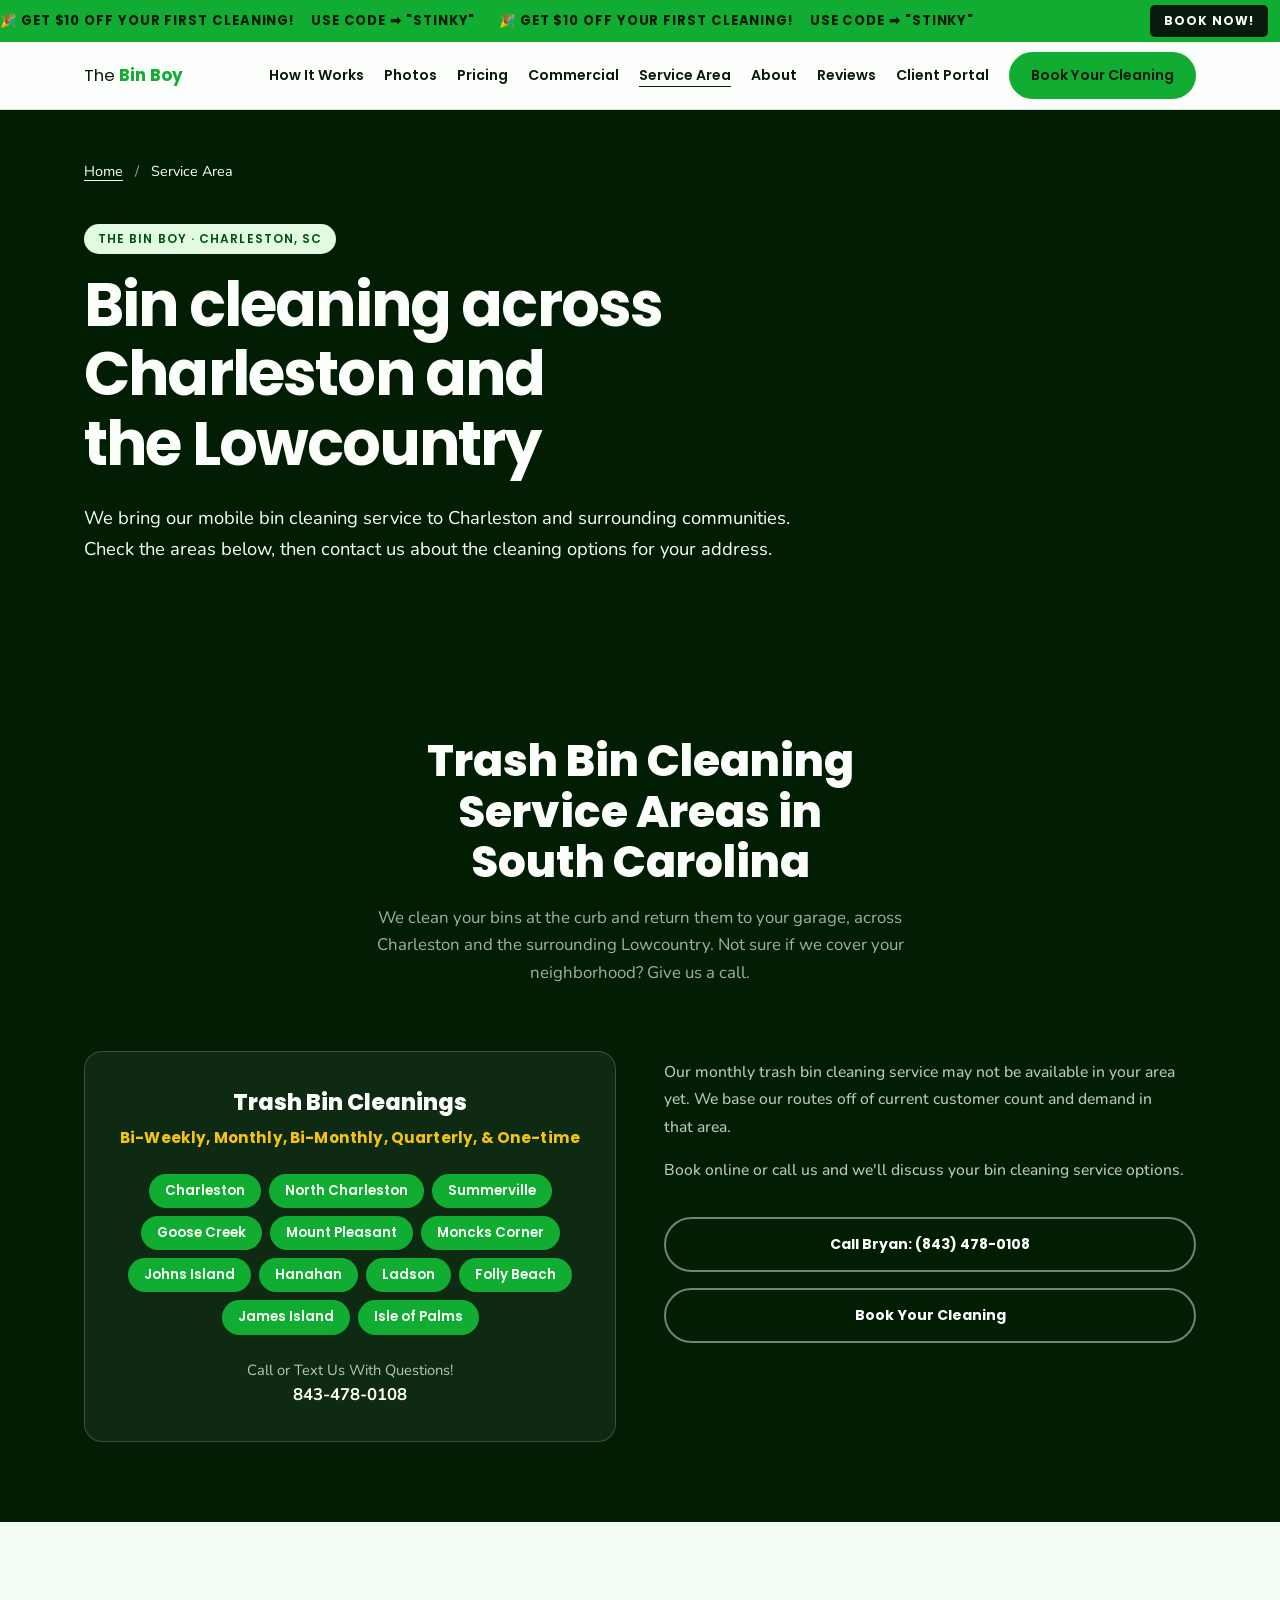
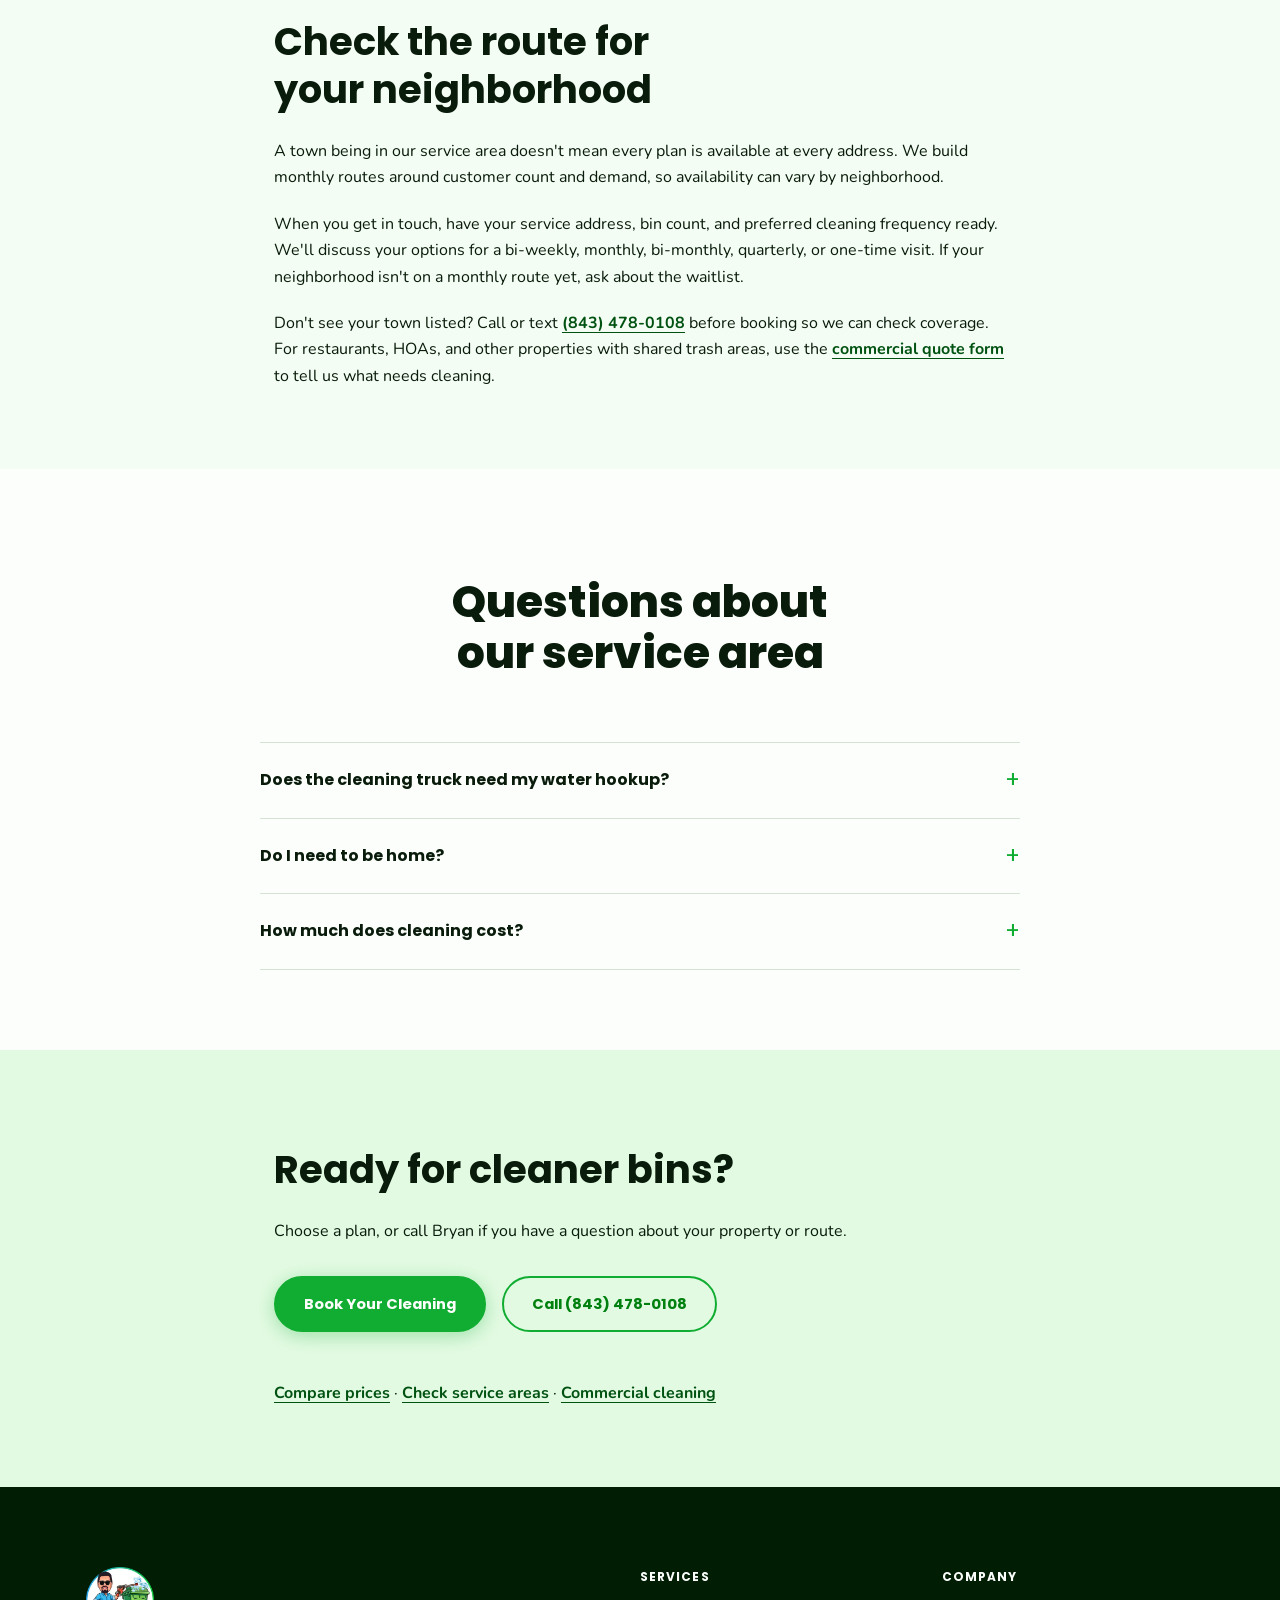
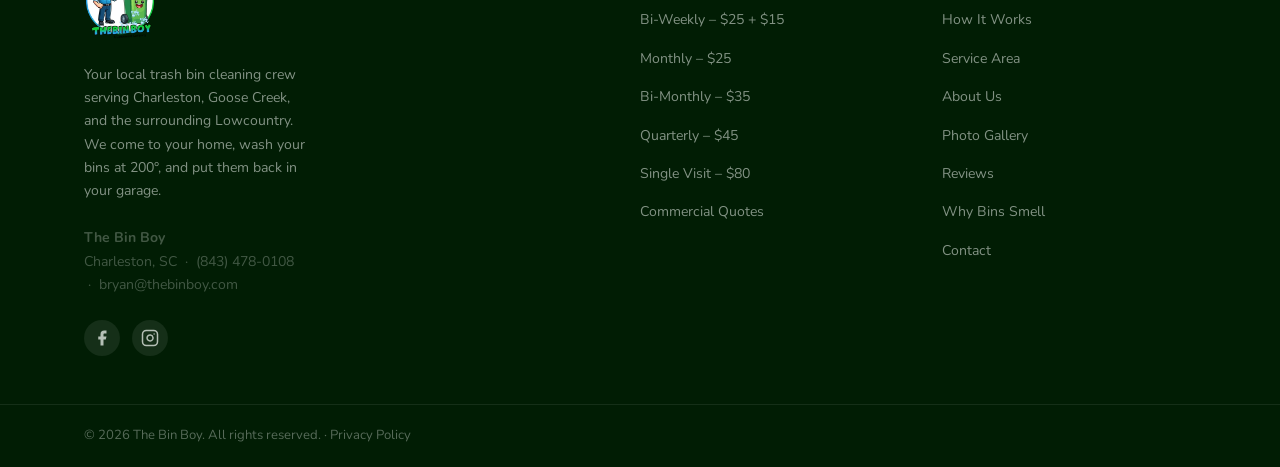
<file: service-area.html>
<!doctype html>
<html lang="en">
  <head>
    <meta charset="UTF-8" />
    <meta
      name="viewport"
      content="width=device-width, initial-scale=1.0, viewport-fit=cover"
    />
    <title>
      Charleston &amp; Lowcountry Bin Cleaning Service Areas | The Bin Boy
    </title>
    <meta
      name="description"
      content="Find The Bin Boy’s trash bin cleaning service areas, including Charleston, Summerville, Goose Creek, Mount Pleasant, and nearby Lowcountry communities."
    />
    <link rel="canonical" href="https://thebinboy.com/service-area.html" />
    <link
      rel="icon"
      type="image/png"
      sizes="48x48"
      href="images/favicon-48.png"
    />
    <link rel="apple-touch-icon" href="images/apple-touch-icon.png" />
    <meta property="og:locale" content="en_US" />
    <meta property="og:type" content="website" />
    <meta property="og:site_name" content="The Bin Boy" />
    <meta
      property="og:title"
      content="Charleston &amp; Lowcountry Bin Cleaning Service Areas | The Bin Boy"
    />
    <meta
      property="og:description"
      content="Find The Bin Boy’s trash bin cleaning service areas, including Charleston, Summerville, Goose Creek, Mount Pleasant, and nearby Lowcountry communities."
    />
    <meta property="og:url" content="https://thebinboy.com/service-area.html" />
    <meta property="og:image" content="https://thebinboy.com/images/share-1200x630.jpg" />
    <meta property="og:image:width" content="1200" />
    <meta property="og:image:height" content="630" />
    <meta property="og:image:alt" content="Trash bin before and after cleaning by The Bin Boy in Charleston, SC" />
    <meta name="twitter:card" content="summary_large_image" />
    <meta
      name="twitter:title"
      content="Charleston &amp; Lowcountry Bin Cleaning Service Areas | The Bin Boy"
    />
    <meta
      name="twitter:description"
      content="Find The Bin Boy’s trash bin cleaning service areas, including Charleston, Summerville, Goose Creek, Mount Pleasant, and nearby Lowcountry communities."
    />
    <meta name="twitter:image" content="https://thebinboy.com/images/share-1200x630.jpg" />
    <meta name="twitter:image:alt" content="Trash bin before and after cleaning by The Bin Boy in Charleston, SC" />
    <link rel="preconnect" href="https://fonts.googleapis.com" />
    <link rel="preconnect" href="https://fonts.gstatic.com" crossorigin />
    <link
      href="https://fonts.googleapis.com/css2?family=Poppins:wght@400;600;700;800&amp;family=Nunito:wght@400;500;600;700&amp;display=swap"
      rel="stylesheet"
    />
    <link rel="stylesheet" href="styles.css" />
    <script type="application/ld+json">
      {
        "@context": "https://schema.org",
        "@graph": [
          {
            "@type": "WebPage",
            "@id": "https://thebinboy.com/service-area.html#webpage",
            "url": "https://thebinboy.com/service-area.html",
            "name": "Charleston & Lowcountry Bin Cleaning Service Areas | The Bin Boy",
            "description": "Find The Bin Boy’s trash bin cleaning service areas, including Charleston, Summerville, Goose Creek, Mount Pleasant, and nearby Lowcountry communities.",
            "inLanguage": "en-US",
            "isPartOf": {
              "@id": "https://thebinboy.com/#website"
            },
            "about": {
              "@id": "https://thebinboy.com/#business"
            },
            "breadcrumb": {
              "@id": "https://thebinboy.com/service-area.html#breadcrumb"
            }
          },
          {
            "@type": "BreadcrumbList",
            "@id": "https://thebinboy.com/service-area.html#breadcrumb",
            "itemListElement": [
              {
                "@type": "ListItem",
                "position": 1,
                "name": "Home",
                "item": "https://thebinboy.com/"
              },
              {
                "@type": "ListItem",
                "position": 2,
                "name": "Service Area",
                "item": "https://thebinboy.com/service-area.html"
              }
            ]
          }
        ]
      }
    </script>
  </head>
  <body class="topic-page">
    <a href="#main-content" class="skip-link">Skip to main content</a>
    <div class="promo-banner">
      <div class="promo-banner__track">
        <span class="promo-banner__content">
          🎉 GET $10 OFF YOUR FIRST CLEANING! &nbsp;&nbsp; USE CODE ➡ "STINKY"
          &nbsp;&nbsp;&nbsp;&nbsp;&nbsp;
        </span>
        <span class="promo-banner__content" aria-hidden="true">
          🎉 GET $10 OFF YOUR FIRST CLEANING! &nbsp;&nbsp; USE CODE ➡ "STINKY"
          &nbsp;&nbsp;&nbsp;&nbsp;&nbsp;
        </span>
      </div>
      <a
        href="https://clienthub.getjobber.com/hubs/de76b674-b23c-4e12-9114-a51409e7ab45/public/requests/369306/new?source=website"
        class="promo-banner__btn"
        target="_blank"
        rel="noopener"
        >BOOK NOW!</a
      >
    </div>
    <header class="navbar" id="navbar">
      <div class="container navbar__inner">
        <a href="/" class="navbar__logo">
          <span class="logo-text">The <strong>Bin Boy</strong></span>
        </a>
        <nav class="navbar__links" id="navLinks" aria-label="Main navigation">
          <a href="how-it-works.html">How It Works</a>
          <a href="photos.html">Photos</a>
          <a href="pricing.html">Pricing</a>
          <a href="commercial.html">Commercial</a>
          <a href="service-area.html" aria-current="page">Service Area</a>
          <a href="about.html">About</a>
          <a href="reviews.html">Reviews</a>
          <a
            href="https://clienthub.getjobber.com/client_hubs/de76b674-b23c-4e12-9114-a51409e7ab45/login/new?source=share_login"
            target="_blank"
            rel="noopener"
            >Client Portal</a
          >
          <a
            href="https://clienthub.getjobber.com/hubs/de76b674-b23c-4e12-9114-a51409e7ab45/public/requests/369306/new?source=website"
            target="_blank"
            rel="noopener"
            class="btn btn--nav"
            >Book Your Cleaning</a
          >
        </nav>
        <button
          class="navbar__burger"
          id="burgerBtn"
          aria-label="Toggle menu"
          aria-expanded="false"
        >
          <span></span><span></span><span></span>
        </button>
      </div>
    </header>
    <main id="main-content">
      <section class="page-hero">
        <div class="container">
          <nav class="breadcrumbs" aria-label="Breadcrumb">
            <ol>
              <li><a href="/">Home</a></li>
              <li aria-current="page">Service Area</li>
            </ol>
          </nav>
          <span class="section-tag">The Bin Boy &middot; Charleston, SC</span>
          <h1>Bin cleaning across Charleston and the Lowcountry</h1>
          <p>
            We bring our mobile bin cleaning service to Charleston and
            surrounding communities. Check the areas below, then contact us
            about the cleaning options for your address.
          </p>
        </div>
      </section>
      <section class="section service-area" id="service-area">
        <div class="container">
          <div class="section-header">
            <h2>Trash Bin Cleaning Service Areas in South Carolina</h2>
            <p>
              We clean your bins at the curb and return them to your garage,
              across Charleston and the surrounding Lowcountry. Not sure if we cover your neighborhood?
              Give us a call.
            </p>
          </div>
          <div class="service-area__inner">
            <!-- Area card -->
            <div class="sa-card" data-animate>
              <h3 class="sa-card__title">Trash Bin Cleanings</h3>
              <p class="sa-card__subtitle">
                Bi-Weekly, Monthly, Bi-Monthly, Quarterly, &amp; One-time
              </p>
              <div class="sa-locations">
                <span class="sa-loc">Charleston</span>
                <span class="sa-loc">North Charleston</span>
                <span class="sa-loc">Summerville</span>
                <span class="sa-loc">Goose Creek</span>
                <span class="sa-loc">Mount Pleasant</span>
                <span class="sa-loc">Moncks Corner</span>
                <span class="sa-loc">Johns Island</span>
                <span class="sa-loc">Hanahan</span>
                <span class="sa-loc">Ladson</span>
                <span class="sa-loc">Folly Beach</span>
                <span class="sa-loc">James Island</span>
                <span class="sa-loc">Isle of Palms</span>
              </div>
              <p class="sa-card__contact">
                Call or Text Us With Questions!<br /><strong
                  >843-478-0108</strong
                >
              </p>
            </div>

            <!-- Note + CTAs -->
            <div class="sa-note" data-animate>
              <p>
                Our monthly trash bin cleaning service may not be available in
                your area yet. We base our routes off of current customer count
                and demand in that area.
              </p>
              <p>
                Book online or call us and we'll discuss your bin cleaning
                service options.
              </p>
              <div class="sa-note__btns">
                <a href="tel:+18434780108" class="btn sa-btn"
                  >Call Bryan: (843) 478-0108</a
                >
                <a
                  href="https://clienthub.getjobber.com/hubs/de76b674-b23c-4e12-9114-a51409e7ab45/public/requests/369306/new?source=website"
                  target="_blank"
                  rel="noopener"
                  class="btn sa-btn"
                  >Book Your Cleaning</a
                >
              </div>
            </div>
          </div>
        </div>
      </section>
      <section class="section page-details">
        <div class="container page-prose">
          <h2>Check the route for your neighborhood</h2>
          <p>
            A town being in our service area doesn't mean every plan is
            available at every address. We build monthly routes around customer
            count and demand, so availability can vary by neighborhood.
          </p>
          <p>
            When you get in touch, have your service address, bin count, and
            preferred cleaning frequency ready. We'll discuss your options for a
            bi-weekly, monthly, bi-monthly, quarterly, or one-time visit. If
            your neighborhood isn't on a monthly route yet, ask about the
            waitlist.
          </p>
          <p>
            Don't see your town listed? Call or text
            <a href="tel:+18434780108">(843) 478-0108</a> before booking so we
            can check coverage. For restaurants, HOAs, and other properties with
            shared trash areas, use the
            <a href="commercial.html">commercial quote form</a> to tell us what
            needs cleaning.
          </p>
        </div>
      </section>
      <section class="section faq">
        <div class="container">
          <div class="section-header"><h2>Questions about our service area</h2></div>
          <div class="faq-list">
            <details class="faq-item">
              <summary class="faq-item__q">
                Does the cleaning truck need my water hookup?
              </summary>
              <p class="faq-item__a">
                No. Our mobile cleaning unit is self-contained. We bring the
                equipment needed to wash your bins at your property.
              </p>
            </details>
            <details class="faq-item">
              <summary class="faq-item__q">Do I need to be home?</summary>
              <p class="faq-item__a">
                No. Leave your bins at the curb or driveway where our team can
                reach them.
                <a href="how-it-works.html"
                  >Read what to expect on cleaning day</a
                >.
              </p>
            </details>
            <details class="faq-item">
              <summary class="faq-item__q">
                How much does cleaning cost?
              </summary>
              <p class="faq-item__a">
                Residential plans include bi-weekly cleaning ($25 for the first
                cleaning and $15 for the second each month), monthly ($25),
                bi-monthly ($35 every other month), quarterly ($45), and single
                visits ($80). Each plan includes one bin; additional bins are
                $15 per bin.
                <a href="pricing.html"
                  >See the plans and route-availability details</a
                >.
              </p>
            </details>
          </div>
        </div>
      </section>
      <section class="section page-next">
        <div class="container page-prose">
          <h2>Ready for cleaner bins?</h2>
          <p>
            Choose a plan, or call Bryan if you have a question about your
            property or route.
          </p>
          <div class="hero__ctas">
            <a
              href="https://clienthub.getjobber.com/hubs/de76b674-b23c-4e12-9114-a51409e7ab45/public/requests/369306/new?source=website"
              class="btn btn--primary"
              target="_blank"
              rel="noopener"
              >Book Your Cleaning</a
            ><a href="tel:+18434780108" class="btn btn--outline-green"
              >Call (843) 478-0108</a
            >
          </div>
          <p class="page-related">
            <a href="pricing.html">Compare prices</a> &middot;
            <a href="service-area.html">Check service areas</a> &middot;
            <a href="commercial.html">Commercial cleaning</a>
          </p>
        </div>
      </section>
    </main>
    <footer class="footer">
      <div class="container footer__inner">
        <div class="footer__brand">
          <a href="/" class="footer__logo-link">
            <picture><source srcset="images/logo-240.webp" type="image/webp" /><img
              src="images/logo-240.png"
              alt="The Bin Boy"
              class="footer__logo-img"
              width="240"
              height="257"
              loading="lazy"
            /></picture>
          </a>
          <p>
            Your local trash bin cleaning crew serving Charleston, Goose Creek,
            and the surrounding Lowcountry. We come to your home, wash your bins
            at 200°, and put them back in your garage.
          </p>
          <p class="footer__nap">
            <strong>The Bin Boy</strong><br />
            Charleston, SC &nbsp;·&nbsp;
            <a href="tel:+18434780108">(843) 478-0108</a> &nbsp;·&nbsp;
            <a href="mailto:bryan@thebinboy.com">bryan@thebinboy.com</a>
          </p>
          <div class="footer__social">
            <a
              href="https://www.facebook.com/TheBInBoy.SC/"
              target="_blank"
              rel="noopener"
              aria-label="The Bin Boy on Facebook"
              class="social-link"
            >
              <svg
                viewBox="0 0 24 24"
                width="18"
                height="18"
                fill="currentColor"
                aria-hidden="true"
              >
                <path
                  d="M18 2h-3a5 5 0 0 0-5 5v3H7v4h3v8h4v-8h3l1-4h-4V7a1 1 0 0 1 1-1h3z"
                />
              </svg>
            </a>
            <a
              href="https://www.instagram.com/thebinboysc/"
              target="_blank"
              rel="noopener"
              aria-label="The Bin Boy on Instagram"
              class="social-link"
            >
              <svg
                viewBox="0 0 24 24"
                width="18"
                height="18"
                fill="none"
                stroke="currentColor"
                stroke-width="2"
                stroke-linecap="round"
                stroke-linejoin="round"
                aria-hidden="true"
              >
                <rect x="2" y="2" width="20" height="20" rx="5" ry="5" />
                <path d="M16 11.37A4 4 0 1 1 12.63 8 4 4 0 0 1 16 11.37z" />
                <line x1="17.5" y1="6.5" x2="17.51" y2="6.5" />
              </svg>
            </a>
          </div>
        </div>
        <div class="footer__links">
          <h4>Services</h4>
          <ul>
            <li><a href="pricing.html">Bi-Weekly – $25 + $15</a></li>
            <li><a href="pricing.html">Monthly – $25</a></li>
            <li><a href="pricing.html">Bi-Monthly – $35</a></li>
            <li><a href="pricing.html">Quarterly – $45</a></li>
            <li><a href="pricing.html">Single Visit – $80</a></li>
            <li><a href="commercial.html">Commercial Quotes</a></li>
          </ul>
        </div>
        <div class="footer__links">
          <h4>Company</h4>
          <ul>
            <li><a href="how-it-works.html">How It Works</a></li>
            <li><a href="service-area.html">Service Area</a></li>
            <li><a href="about.html">About Us</a></li>
            <li><a href="photos.html">Photo Gallery</a></li>
            <li><a href="reviews.html">Reviews</a></li>
            <li><a href="why-does-my-trash-can-smell.html">Why Bins Smell</a></li>
            <li>
              <a
                href="https://clienthub.getjobber.com/hubs/de76b674-b23c-4e12-9114-a51409e7ab45/public/requests/369306/new?source=website"
                target="_blank"
                rel="noopener"
                >Contact</a
              >
            </li>
          </ul>
        </div>
      </div>
      <div class="footer__bottom">
        <div class="container">
          <p>&copy; 2026 The Bin Boy. All rights reserved. &middot; <a href="privacy.html">Privacy Policy</a></p>
        </div>
      </div>
    </footer>
    <script src="script.js"></script>
  </body>
</html>
</file>
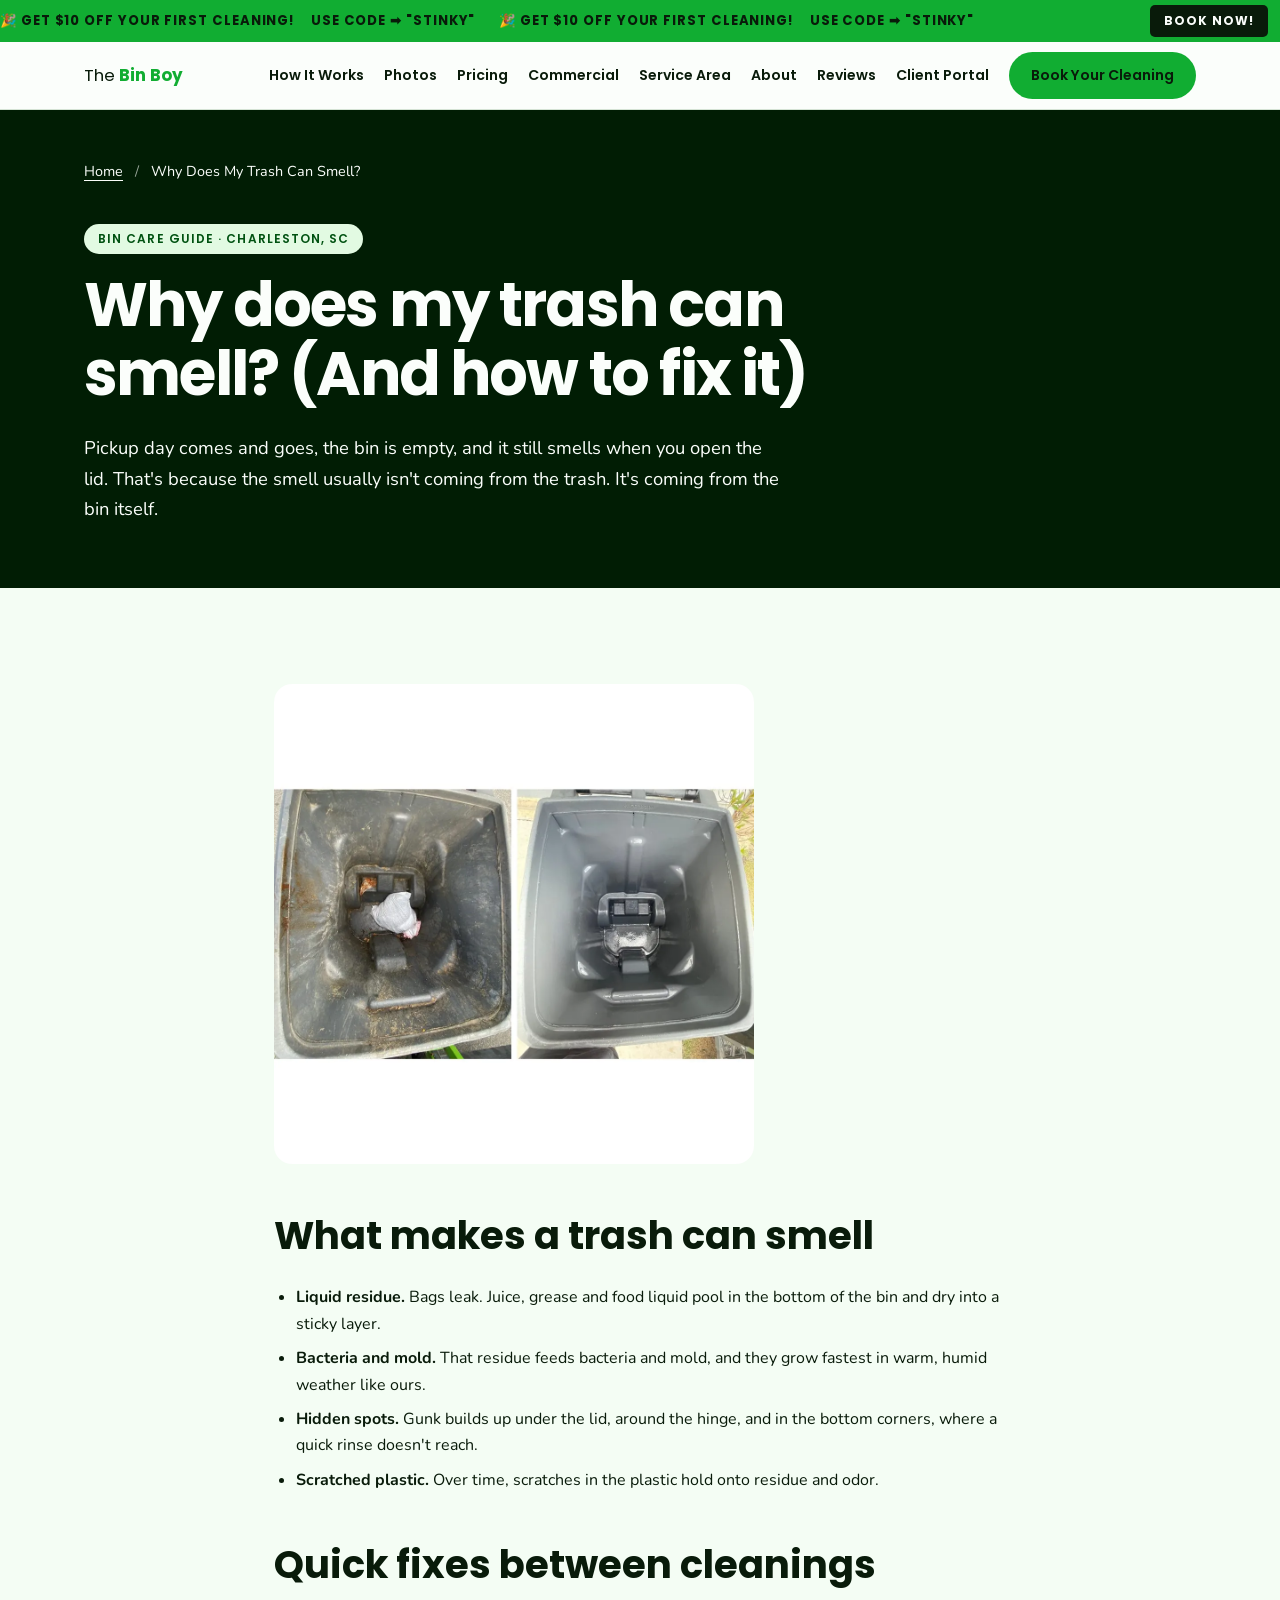
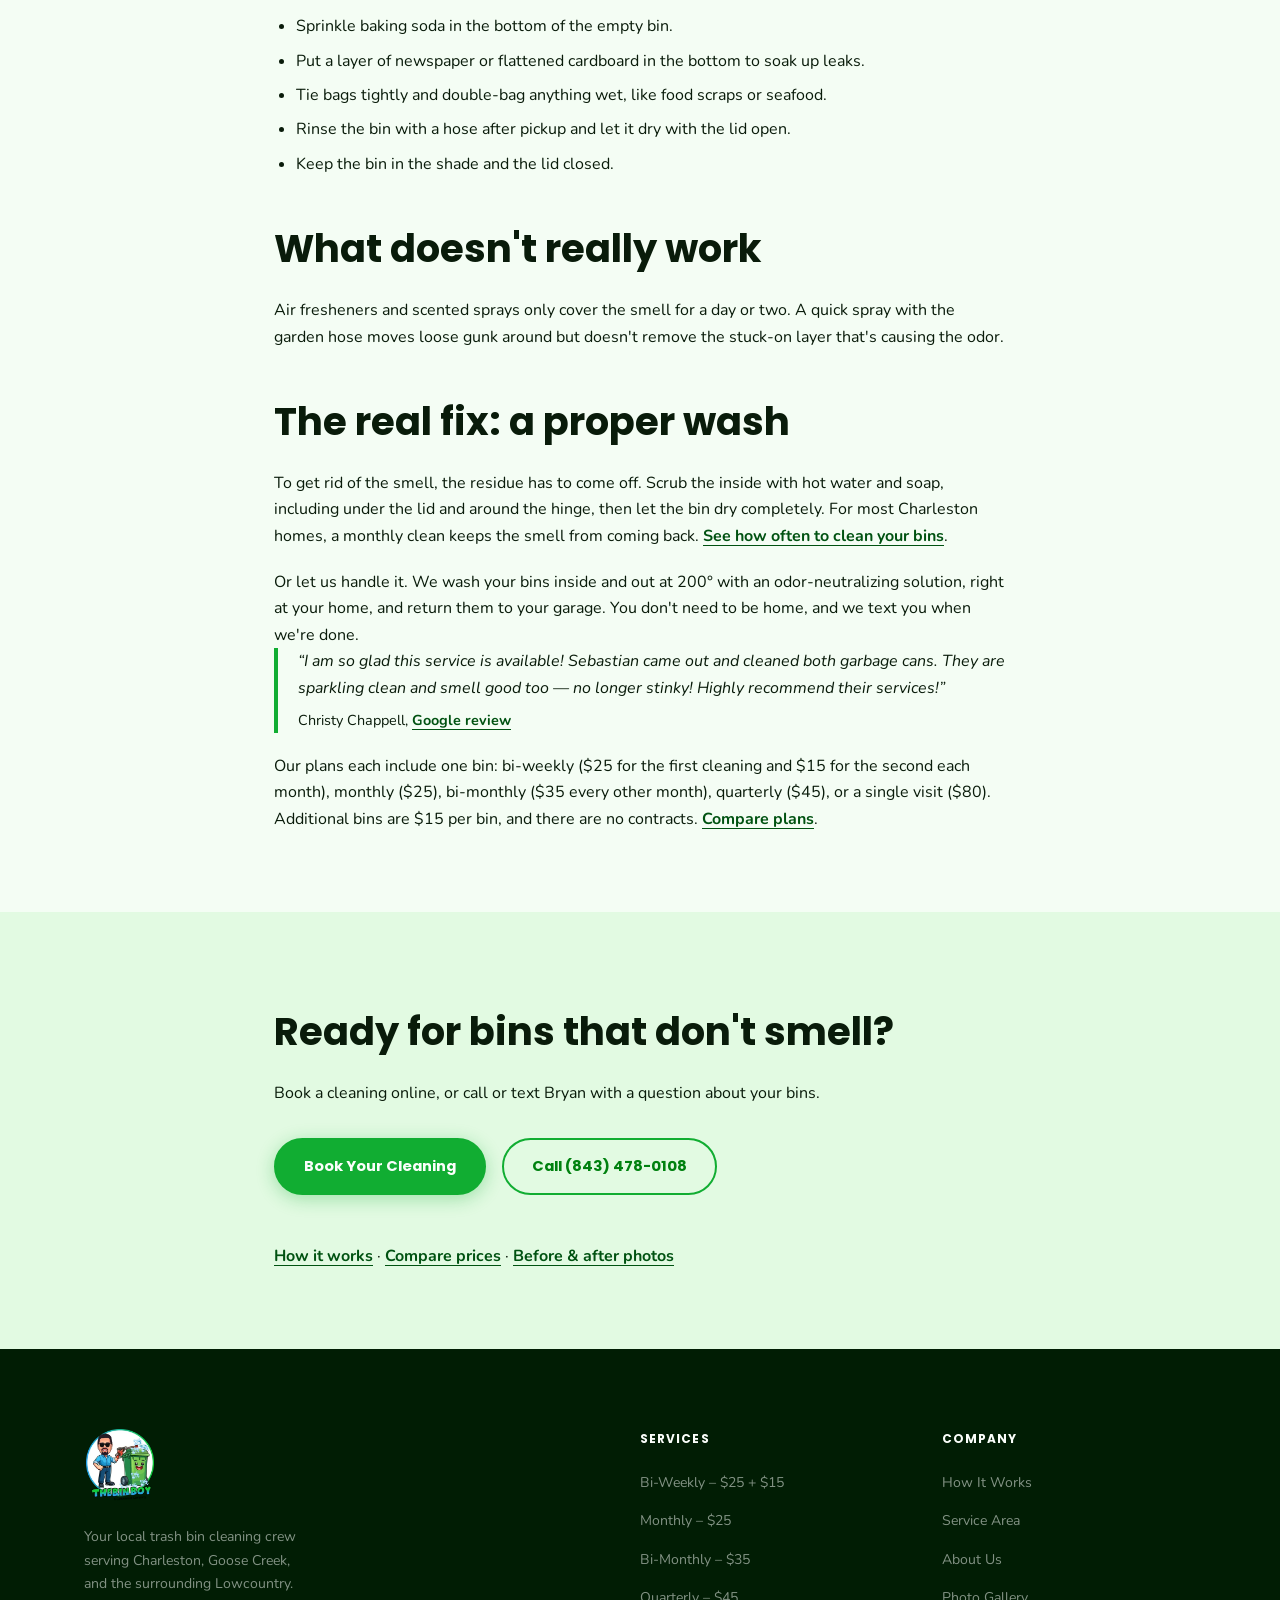
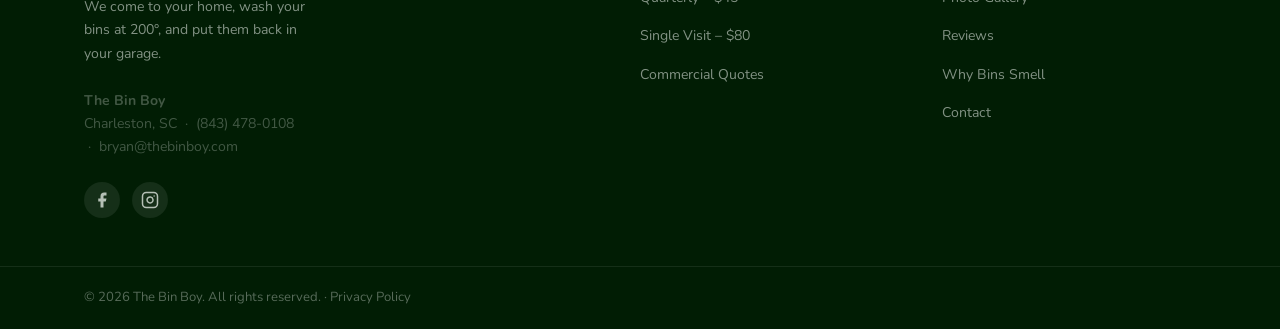
<file: why-does-my-trash-can-smell.html>
<!doctype html>
<html lang="en">
  <head>
    <meta charset="UTF-8" />
    <meta name="viewport" content="width=device-width, initial-scale=1.0, viewport-fit=cover" />
    <title>Why Does My Trash Can Smell? How to Fix It | The Bin Boy</title>
    <meta name="description" content="Trash can still smells after pickup day? What causes bin odor, quick fixes that help, and when a deep clean is the real answer." />
    <link rel="canonical" href="https://thebinboy.com/why-does-my-trash-can-smell.html" />
    <link rel="icon" type="image/png" sizes="48x48" href="images/favicon-48.png" />
    <link rel="apple-touch-icon" href="images/apple-touch-icon.png" />
    <meta property="og:locale" content="en_US" />
    <meta property="og:type" content="article" />
    <meta property="og:site_name" content="The Bin Boy" />
    <meta property="og:title" content="Why Does My Trash Can Smell? How to Fix It | The Bin Boy" />
    <meta property="og:description" content="Trash can still smells after pickup day? What causes bin odor, quick fixes that help, and when a deep clean is the real answer." />
    <meta property="og:url" content="https://thebinboy.com/why-does-my-trash-can-smell.html" />
    <meta property="og:image" content="https://thebinboy.com/images/share-1200x630.jpg" />
    <meta property="og:image:width" content="1200" />
    <meta property="og:image:height" content="630" />
    <meta property="og:image:alt" content="Trash bin before and after cleaning by The Bin Boy in Charleston, SC" />
    <meta property="article:published_time" content="2026-11-22" />
    <meta name="twitter:card" content="summary_large_image" />
    <meta name="twitter:title" content="Why Does My Trash Can Smell? How to Fix It | The Bin Boy" />
    <meta name="twitter:description" content="Trash can still smells after pickup day? What causes bin odor, quick fixes that help, and when a deep clean is the real answer." />
    <meta name="twitter:image" content="https://thebinboy.com/images/share-1200x630.jpg" />
    <meta name="twitter:image:alt" content="Trash bin before and after cleaning by The Bin Boy in Charleston, SC" />
    <link rel="preconnect" href="https://fonts.googleapis.com" />
    <link rel="preconnect" href="https://fonts.gstatic.com" crossorigin />
    <link href="https://fonts.googleapis.com/css2?family=Poppins:wght@400;600;700;800&amp;family=Nunito:wght@400;500;600;700&amp;display=swap" rel="stylesheet" />
    <link rel="stylesheet" href="styles.css" />
    <script type="application/ld+json">
      {
        "@context": "https://schema.org",
        "@graph": [
          {
            "@type": "WebPage",
            "@id": "https://thebinboy.com/why-does-my-trash-can-smell.html#webpage",
            "url": "https://thebinboy.com/why-does-my-trash-can-smell.html",
            "name": "Why Does My Trash Can Smell? How to Fix It | The Bin Boy",
            "description": "Trash can still smells after pickup day? What causes bin odor, quick fixes that help, and when a deep clean is the real answer.",
            "inLanguage": "en-US",
            "isPartOf": {
              "@id": "https://thebinboy.com/#website"
            },
            "about": {
              "@id": "https://thebinboy.com/#business"
            },
            "breadcrumb": {
              "@id": "https://thebinboy.com/why-does-my-trash-can-smell.html#breadcrumb"
            },
            "primaryImageOfPage": "https://thebinboy.com/images/before-after-2.jpg"
          },
          {
            "@type": "BreadcrumbList",
            "@id": "https://thebinboy.com/why-does-my-trash-can-smell.html#breadcrumb",
            "itemListElement": [
              {
                "@type": "ListItem",
                "position": 1,
                "name": "Home",
                "item": "https://thebinboy.com/"
              },
              {
                "@type": "ListItem",
                "position": 2,
                "name": "Why Does My Trash Can Smell?",
                "item": "https://thebinboy.com/why-does-my-trash-can-smell.html"
              }
            ]
          },
          {
            "@type": "Article",
            "@id": "https://thebinboy.com/why-does-my-trash-can-smell.html#article",
            "headline": "Why does my trash can smell? (And how to fix it)",
            "description": "Trash can still smells after pickup day? What causes bin odor, quick fixes that help, and when a deep clean is the real answer.",
            "image": "https://thebinboy.com/images/before-after-2.jpg",
            "datePublished": "2026-11-22",
            "dateModified": "2026-11-22",
            "inLanguage": "en-US",
            "author": {
              "@type": "Organization",
              "name": "The Bin Boy",
              "url": "https://thebinboy.com/"
            },
            "publisher": {
              "@id": "https://thebinboy.com/#business"
            },
            "mainEntityOfPage": {
              "@id": "https://thebinboy.com/why-does-my-trash-can-smell.html#webpage"
            }
          }
        ]
      }
    </script>
  </head>
  <body class="topic-page">
    <a href="#main-content" class="skip-link">Skip to main content</a>
    <div class="promo-banner">
      <div class="promo-banner__track">
        <span class="promo-banner__content">
          🎉 GET $10 OFF YOUR FIRST CLEANING! &nbsp;&nbsp; USE CODE ➡ "STINKY"
          &nbsp;&nbsp;&nbsp;&nbsp;&nbsp;
        </span>
        <span class="promo-banner__content" aria-hidden="true">
          🎉 GET $10 OFF YOUR FIRST CLEANING! &nbsp;&nbsp; USE CODE ➡ "STINKY"
          &nbsp;&nbsp;&nbsp;&nbsp;&nbsp;
        </span>
      </div>
      <a
        href="https://clienthub.getjobber.com/hubs/de76b674-b23c-4e12-9114-a51409e7ab45/public/requests/369306/new?source=website"
        class="promo-banner__btn"
        target="_blank"
        rel="noopener"
        >BOOK NOW!</a
      >
    </div>
    <header class="navbar" id="navbar">
      <div class="container navbar__inner">
        <a href="/" class="navbar__logo">
          <span class="logo-text">The <strong>Bin Boy</strong></span>
        </a>
        <nav class="navbar__links" id="navLinks" aria-label="Main navigation">
          <a href="how-it-works.html">How It Works</a>
          <a href="photos.html">Photos</a>
          <a href="pricing.html">Pricing</a>
          <a href="commercial.html">Commercial</a>
          <a href="service-area.html">Service Area</a>
          <a href="about.html">About</a>
          <a href="reviews.html">Reviews</a>
          <a
            href="https://clienthub.getjobber.com/client_hubs/de76b674-b23c-4e12-9114-a51409e7ab45/login/new?source=share_login"
            target="_blank"
            rel="noopener"
            >Client Portal</a
          >
          <a
            href="https://clienthub.getjobber.com/hubs/de76b674-b23c-4e12-9114-a51409e7ab45/public/requests/369306/new?source=website"
            target="_blank"
            rel="noopener"
            class="btn btn--nav"
            >Book Your Cleaning</a
          >
        </nav>
        <button
          class="navbar__burger"
          id="burgerBtn"
          aria-label="Toggle menu"
          aria-expanded="false"
        >
          <span></span><span></span><span></span>
        </button>
      </div>
    </header>
    <main id="main-content">
      <section class="page-hero">
        <div class="container">
          <nav class="breadcrumbs" aria-label="Breadcrumb">
            <ol>
              <li><a href="/">Home</a></li>
              <li aria-current="page">Why Does My Trash Can Smell?</li>
            </ol>
          </nav>
          <span class="section-tag">Bin care guide &middot; Charleston, SC</span>
          <h1>Why does my trash can smell? (And how to fix it)</h1>
          <p>
            Pickup day comes and goes, the bin is empty, and it still smells
            when you open the lid. That's because the smell usually isn't coming
            from the trash. It's coming from the bin itself.
          </p>
        </div>
      </section>
      <section class="section page-details">
        <div class="container page-prose">
          <picture><source srcset="images/before-after-2.webp" type="image/webp" /><img src="images/before-after-2.jpg" alt="A garbage bin before and after a 200° wash by The Bin Boy" width="1080" height="1080" loading="lazy" /></picture>

          <h2>What makes a trash can smell</h2>
          <ul>
            <li>
              <strong>Liquid residue.</strong> Bags leak. Juice, grease and food
              liquid pool in the bottom of the bin and dry into a sticky layer.
            </li>
            <li>
              <strong>Bacteria and mold.</strong> That residue feeds bacteria and
              mold, and they grow fastest in warm, humid weather like ours.
            </li>
            <li>
              <strong>Hidden spots.</strong> Gunk builds up under the lid, around
              the hinge, and in the bottom corners, where a quick rinse doesn't
              reach.
            </li>
            <li>
              <strong>Scratched plastic.</strong> Over time, scratches in the
              plastic hold onto residue and odor.
            </li>
          </ul>

          <h2>Quick fixes between cleanings</h2>
          <ul>
            <li>Sprinkle baking soda in the bottom of the empty bin.</li>
            <li>
              Put a layer of newspaper or flattened cardboard in the bottom to
              soak up leaks.
            </li>
            <li>
              Tie bags tightly and double-bag anything wet, like food scraps or
              seafood.
            </li>
            <li>
              Rinse the bin with a hose after pickup and let it dry with the lid
              open.
            </li>
            <li>Keep the bin in the shade and the lid closed.</li>
          </ul>

          <h2>What doesn't really work</h2>
          <p>
            Air fresheners and scented sprays only cover the smell for a day or
            two. A quick spray with the garden hose moves loose gunk around but
            doesn't remove the stuck-on layer that's causing the odor.
          </p>

          <h2>The real fix: a proper wash</h2>
          <p>
            To get rid of the smell, the residue has to come off. Scrub the
            inside with hot water and soap, including under the lid and around
            the hinge, then let the bin dry completely. For most Charleston
            homes, a monthly clean keeps the smell from coming back.
            <a href="/#faq">See how often to clean your bins</a>.
          </p>
          <p>
            Or let us handle it. We wash your bins inside and out at 200° with an
            odor-neutralizing solution, right at your home, and return them to
            your garage. You don't need to be home, and we text you when we're
            done.
          </p>
          <blockquote>
            <p>
              &ldquo;I am so glad this service is available! Sebastian came out
              and cleaned both garbage cans. They are sparkling clean and smell
              good too — no longer stinky! Highly recommend their services!&rdquo;
            </p>
            <p>Christy Chappell, <a href="reviews.html">Google review</a></p>
          </blockquote>
          <p>
            Our plans each include one bin: bi-weekly ($25 for the first cleaning
            and $15 for the second each month), monthly ($25), bi-monthly ($35
            every other month), quarterly ($45), or a single visit ($80).
            Additional bins are $15 per bin, and there are no contracts.
            <a href="pricing.html">Compare plans</a>.
          </p>
        </div>
      </section>
      <section class="section page-next">
        <div class="container page-prose">
          <h2>Ready for bins that don't smell?</h2>
          <p>
            Book a cleaning online, or call or text Bryan with a question about
            your bins.
          </p>
          <div class="hero__ctas">
            <a href="https://clienthub.getjobber.com/hubs/de76b674-b23c-4e12-9114-a51409e7ab45/public/requests/369306/new?source=website" class="btn btn--primary" target="_blank" rel="noopener">Book Your Cleaning</a><a href="tel:+18434780108" class="btn btn--outline-green">Call (843) 478-0108</a>
          </div>
          <p class="page-related">
            <a href="how-it-works.html">How it works</a> &middot;
            <a href="pricing.html">Compare prices</a> &middot;
            <a href="photos.html">Before &amp; after photos</a>
          </p>
        </div>
      </section>
    </main>
    <footer class="footer">
      <div class="container footer__inner">
        <div class="footer__brand">
          <a href="/" class="footer__logo-link">
            <picture><source srcset="images/logo-240.webp" type="image/webp" /><img
              src="images/logo-240.png"
              alt="The Bin Boy"
              class="footer__logo-img"
              width="240"
              height="257"
              loading="lazy"
            /></picture>
          </a>
          <p>
            Your local trash bin cleaning crew serving Charleston, Goose Creek,
            and the surrounding Lowcountry. We come to your home, wash your bins
            at 200°, and put them back in your garage.
          </p>
          <p class="footer__nap">
            <strong>The Bin Boy</strong><br />
            Charleston, SC &nbsp;·&nbsp;
            <a href="tel:+18434780108">(843) 478-0108</a> &nbsp;·&nbsp;
            <a href="mailto:bryan@thebinboy.com">bryan@thebinboy.com</a>
          </p>
          <div class="footer__social">
            <a
              href="https://www.facebook.com/TheBInBoy.SC/"
              target="_blank"
              rel="noopener"
              aria-label="The Bin Boy on Facebook"
              class="social-link"
            >
              <svg
                viewBox="0 0 24 24"
                width="18"
                height="18"
                fill="currentColor"
                aria-hidden="true"
              >
                <path
                  d="M18 2h-3a5 5 0 0 0-5 5v3H7v4h3v8h4v-8h3l1-4h-4V7a1 1 0 0 1 1-1h3z"
                />
              </svg>
            </a>
            <a
              href="https://www.instagram.com/thebinboysc/"
              target="_blank"
              rel="noopener"
              aria-label="The Bin Boy on Instagram"
              class="social-link"
            >
              <svg
                viewBox="0 0 24 24"
                width="18"
                height="18"
                fill="none"
                stroke="currentColor"
                stroke-width="2"
                stroke-linecap="round"
                stroke-linejoin="round"
                aria-hidden="true"
              >
                <rect x="2" y="2" width="20" height="20" rx="5" ry="5" />
                <path d="M16 11.37A4 4 0 1 1 12.63 8 4 4 0 0 1 16 11.37z" />
                <line x1="17.5" y1="6.5" x2="17.51" y2="6.5" />
              </svg>
            </a>
          </div>
        </div>
        <div class="footer__links">
          <h4>Services</h4>
          <ul>
            <li><a href="pricing.html">Bi-Weekly – $25 + $15</a></li>
            <li><a href="pricing.html">Monthly – $25</a></li>
            <li><a href="pricing.html">Bi-Monthly – $35</a></li>
            <li><a href="pricing.html">Quarterly – $45</a></li>
            <li><a href="pricing.html">Single Visit – $80</a></li>
            <li><a href="commercial.html">Commercial Quotes</a></li>
          </ul>
        </div>
        <div class="footer__links">
          <h4>Company</h4>
          <ul>
            <li><a href="how-it-works.html">How It Works</a></li>
            <li><a href="service-area.html">Service Area</a></li>
            <li><a href="about.html">About Us</a></li>
            <li><a href="photos.html">Photo Gallery</a></li>
            <li><a href="reviews.html">Reviews</a></li>
            <li><a href="why-does-my-trash-can-smell.html">Why Bins Smell</a></li>
            <li>
              <a
                href="https://clienthub.getjobber.com/hubs/de76b674-b23c-4e12-9114-a51409e7ab45/public/requests/369306/new?source=website"
                target="_blank"
                rel="noopener"
                >Contact</a
              >
            </li>
          </ul>
        </div>
      </div>
      <div class="footer__bottom">
        <div class="container">
          <p>&copy; 2026 The Bin Boy. All rights reserved. &middot; <a href="privacy.html">Privacy Policy</a></p>
        </div>
      </div>
    </footer>
    <script src="script.js"></script>
  </body>
</html>
</file>
<file: styles.css>
/* ===== RESET & BASE ===== */
*, *::before, *::after { box-sizing: border-box; margin: 0; padding: 0; }

/* ===== SKIP LINK ===== */
.skip-link {
  position: absolute;
  top: -999px;
  left: var(--sp-4);
  background: var(--green-dark);
  color: var(--white-tint);
  padding: var(--sp-2) var(--sp-4);
  border-radius: var(--radius-sm);
  z-index: 9999;
  font-family: var(--font-head);
  font-weight: 700;
  font-size: 0.88rem;
  text-decoration: none;
}
.skip-link:focus { top: var(--sp-4); }

/* ===== VISUALLY HIDDEN ===== */
.sr-only {
  position: absolute;
  width: 1px;
  height: 1px;
  padding: 0;
  margin: -1px;
  overflow: hidden;
  clip: rect(0, 0, 0, 0);
  white-space: nowrap;
  border: 0;
}

:root {
  /* OKLCH palette — committed green strategy */
  --green:       oklch(65% 0.20 145);
  --green-dark:  oklch(52% 0.18 145);
  --green-deep:  oklch(20% 0.06 145);
  --green-mid:   oklch(38% 0.12 145);
  --green-light: oklch(96% 0.04 145);
  --green-pale:  oklch(98.5% 0.015 145);

  --yellow:      oklch(84% 0.17 90);
  --yellow-dark: oklch(72% 0.16 90);

  --ink:         oklch(20% 0.04 145);
  --ink-mid:     oklch(34% 0.06 145);
  --muted:       oklch(52% 0.04 145);
  --border:      oklch(90% 0.025 145);
  --surface:     oklch(99% 0.008 145);
  --white-tint:  oklch(99.5% 0.005 145);

  /* Spacing — 4pt base */
  --sp-1: 4px;   --sp-2: 8px;   --sp-3: 12px;
  --sp-4: 16px;  --sp-5: 20px;  --sp-6: 24px;
  --sp-8: 32px;  --sp-10: 40px; --sp-12: 48px;
  --sp-16: 64px; --sp-20: 80px; --sp-24: 96px;

  --radius-sm:   10px;
  --radius-md:   18px;
  --radius-lg:   28px;
  --radius-xl:   40px;
  --radius-full: 999px;

  --font-head: 'Poppins', sans-serif;
  --font-body: 'Nunito', sans-serif;

  --ease-out-quart: cubic-bezier(0.25, 1, 0.5, 1);
  --ease-out-expo:  cubic-bezier(0.16, 1, 0.3, 1);

  --shadow-sm: 0 2px 8px oklch(20% 0.06 145 / 0.07);
  --shadow-md: 0 8px 28px oklch(20% 0.06 145 / 0.11);
  --shadow-lg: 0 20px 56px oklch(20% 0.06 145 / 0.16);
}

html { scroll-behavior: smooth; }

:focus-visible {
  outline: 3px solid var(--yellow);
  outline-offset: 3px;
  border-radius: var(--radius-sm);
}

body {
  font-family: var(--font-body);
  color: var(--ink);
  background: var(--surface);
  line-height: 1.65;
  overflow-x: hidden;
  font-optical-sizing: auto;
}

img { display: block; max-width: 100%; }
a { color: inherit; text-decoration: none; }
ul { list-style: none; }
h1, h2, h3, h4 { text-wrap: balance; }
p { text-wrap: pretty; }

/* ===== UTILITY ===== */
.container {
  width: 100%;
  max-width: 1160px;
  margin: 0 auto;
  padding: 0 var(--sp-6);
}

.section { position: relative; padding: var(--sp-24) 0 var(--sp-20); }

.section-header {
  text-align: center;
  max-width: 580px;
  margin: 0 auto var(--sp-16);
}

.section-header h2 {
  font-family: var(--font-head);
  font-size: clamp(2rem, 4vw, 2.75rem);
  font-weight: 800;
  color: var(--ink);
  margin: var(--sp-3) 0 var(--sp-4);
  line-height: 1.15;
}

.section-header p {
  font-size: 1.05rem;
  color: var(--muted);
  max-width: 54ch;
  margin: 0 auto;
}

.section-tag {
  display: inline-block;
  background: var(--green-light);
  color: var(--green-dark);
  font-family: var(--font-head);
  font-weight: 600;
  font-size: 0.75rem;
  letter-spacing: 0.09em;
  text-transform: uppercase;
  padding: 5px 14px;
  border-radius: var(--radius-full);
}

.badge {
  display: inline-block;
  background: var(--yellow);
  color: var(--ink);
  font-family: var(--font-head);
  font-weight: 700;
  font-size: 0.82rem;
  padding: 5px 14px;
  border-radius: var(--radius-full);
  margin-bottom: var(--sp-5);
  letter-spacing: 0.02em;
}

/* ===== BUTTONS ===== */
.btn {
  display: inline-flex;
  align-items: center;
  justify-content: center;
  gap: var(--sp-2);
  font-family: var(--font-head);
  font-weight: 700;
  font-size: 0.92rem;
  padding: 14px 28px;
  border-radius: var(--radius-full);
  border: 2px solid transparent;
  cursor: pointer;
  transition: transform var(--ease-out-quart) 200ms,
              box-shadow var(--ease-out-quart) 200ms,
              background 150ms ease,
              border-color 150ms ease;
  white-space: nowrap;
}

.btn--primary {
  background: var(--green);
  color: var(--white-tint);
  border-color: var(--green);
  box-shadow: 0 4px 18px oklch(65% 0.20 145 / 0.32);
}
.btn--primary:hover {
  background: var(--green-dark);
  border-color: var(--green-dark);
  transform: translateY(-2px);
  box-shadow: 0 8px 28px oklch(65% 0.20 145 / 0.38);
}

.btn--outline {
  background: transparent;
  color: var(--white-tint);
  border-color: oklch(99% 0.005 145 / 0.55);
}
.btn--outline:hover {
  background: oklch(99% 0.005 145 / 0.10);
  border-color: var(--white-tint);
}

.btn--outline-green {
  background: transparent;
  color: var(--green-dark);
  border-color: var(--green);
}
.btn--outline-green:hover {
  background: var(--green-light);
  transform: translateY(-2px);
}

.btn--nav {
  background: var(--green);
  color: var(--white-tint);
  padding: 10px 20px;
  font-size: 0.85rem;
}
.btn--nav:hover { background: var(--green-dark); }

.btn--full { width: 100%; }

/* ===== PROMO BANNER ===== */
.promo-banner {
  background: var(--green);
  display: flex;
  align-items: center;
  overflow: hidden;
  height: 42px;
  position: fixed;
  top: 0;
  left: 0;
  right: 0;
  z-index: 1100;
}

.promo-banner__track {
  display: flex;
  flex: 1;
  overflow: hidden;
  white-space: nowrap;
  width: max-content;
  animation: promo-scroll 22s linear infinite;
  will-change: transform;
}

.promo-banner__content {
  display: inline-block;
  flex-shrink: 0;
  font-family: var(--font-head);
  font-weight: 700;
  font-size: 0.82rem;
  letter-spacing: 0.07em;
  text-transform: uppercase;
  color: var(--ink);
}

@keyframes promo-scroll {
  from { transform: translateX(0); }
  to   { transform: translateX(-50%); }
}

.promo-banner__btn {
  flex-shrink: 0;
  background: var(--ink);
  color: var(--white-tint);
  font-family: var(--font-head);
  font-weight: 700;
  font-size: 0.75rem;
  letter-spacing: 0.08em;
  text-transform: uppercase;
  padding: 6px 14px;
  margin-right: var(--sp-3);
  border-radius: 5px;
  text-decoration: none;
  white-space: nowrap;
  transition: background 150ms ease;
}
.promo-banner__btn:hover { background: var(--green-dark); }

/* ===== NAVBAR ===== */
/* The navbar is solid from first paint on every page, so it never depends on
   a scroll event to become readable. No backdrop-filter here: it would make
   the navbar the containing block for the fixed mobile menu overlay. */
.navbar {
  position: fixed;
  top: 42px;
  left: 0;
  right: 0;
  z-index: 1000;
  padding: 10px 0;
  background: oklch(99.5% 0.005 145);
  box-shadow: 0 1px 0 var(--border);
  transition: box-shadow 300ms ease;
}

.navbar.scrolled {
  box-shadow: 0 1px 0 var(--border), var(--shadow-sm);
}

.navbar__inner {
  display: flex;
  align-items: center;
  justify-content: space-between;
}

.navbar__logo {
  display: flex;
  align-items: center;
  gap: var(--sp-3);
  font-family: var(--font-head);
  font-size: 1.05rem;
  color: var(--ink);
}

.navbar__logo-img {
  width: 46px;
  height: 46px;
  object-fit: contain;
  border-radius: 50%;
  background: var(--green-light);
}

.logo-text strong { color: var(--green); }

.navbar__links {
  display: flex;
  align-items: center;
  gap: var(--sp-8);
}

.navbar__links a {
  font-family: var(--font-head);
  font-weight: 600;
  font-size: 0.88rem;
  white-space: nowrap;
  color: var(--ink);
  transition: color 150ms ease;
}
.navbar__links a:not(.btn):hover { color: var(--green-dark); }

.navbar__burger {
  display: none;
  flex-direction: column;
  gap: 5px;
  background: none;
  border: none;
  cursor: pointer;
  padding: 10px;
}
.navbar__burger span {
  display: block;
  width: 24px;
  height: 2px;
  background: var(--ink);
  border-radius: 2px;
  transition: all 200ms var(--ease-out-quart);
}
.navbar__burger[aria-expanded="true"] span { background: var(--white-tint); }

/* ===== HERO ===== */
.hero {
  position: relative;
  min-height: 100vh;
  background: var(--green-deep);
  display: flex;
  align-items: center;
  padding: 140px 0 80px;
  overflow: hidden;
  border-bottom: 3px solid var(--green);
}

.commercial-hero {
  min-height: auto;
  padding: 150px 0 96px;
}

/* Atmospheric tones in the hero */
.hero::before {
  content: '';
  position: absolute;
  inset: 0;
  background:
    radial-gradient(ellipse 60% 50% at 25% 55%, oklch(65% 0.20 145 / 0.12) 0%, transparent 70%),
    radial-gradient(ellipse 40% 40% at 72% 30%, oklch(84% 0.17 90 / 0.06) 0%, transparent 60%);
  pointer-events: none;
}

.hero__bg-shapes {
  position: absolute;
  inset: 0;
  overflow: hidden;
  pointer-events: none;
}
.shape {
  position: absolute;
  border-radius: 50%;
  background: var(--green);
  opacity: 0.06;
}
.shape-1 { width: 540px; height: 540px; top: -140px; right: -80px; }
.shape-2 { width: 300px; height: 300px; bottom: 40px; right: 4%; }

.hero__inner {
  display: grid;
  grid-template-columns: 1fr 1fr;
  gap: var(--sp-12);
  align-items: center;
}

.hero__logo-wrap {
  display: flex;
  justify-content: center;
  align-items: center;
  position: relative;
}

/* Glow behind logo */
.hero__logo-wrap::before {
  content: '';
  position: absolute;
  width: 380px;
  height: 380px;
  border-radius: 50%;
  background: radial-gradient(circle, oklch(65% 0.20 145 / 0.18) 0%, transparent 70%);
  pointer-events: none;
}

.hero__logo-img {
  width: 100%;
  max-width: 440px;
  height: auto;
  filter: drop-shadow(0 24px 48px oklch(0% 0 0 / 0.4));
  animation: heroFloat 5s var(--ease-out-expo) infinite alternate;
  position: relative;
}

@keyframes heroFloat {
  from { transform: translateY(0); }
  to   { transform: translateY(-16px); }
}

.hero__text { color: var(--white-tint); }

.hero__text h1 {
  font-family: var(--font-head);
  font-size: clamp(2.4rem, 4.8vw, 3.6rem);
  font-weight: 800;
  line-height: 1.12;
  margin-bottom: var(--sp-5);
  letter-spacing: -0.01em;
}

.hero__text h1 em {
  font-style: normal;
  color: var(--yellow);
}

.hero__text p {
  font-size: 1.05rem;
  color: oklch(99% 0.005 145 / 0.78);
  max-width: 48ch;
  margin-bottom: var(--sp-8);
  line-height: 1.7;
  letter-spacing: 0.01em;
}

.hero__text p strong { color: var(--yellow); }

.hero__ctas {
  display: flex;
  gap: var(--sp-4);
  flex-wrap: wrap;
  margin-bottom: var(--sp-12);
}

.hero__specs {
  font-family: var(--font-head);
  font-size: 0.88rem;
  font-weight: 600;
  color: oklch(99% 0.005 145 / 0.65);
  letter-spacing: 0.02em;
}

/* ===== TRUST BAR ===== */
.trust-bar {
  background: var(--green);
  padding: var(--sp-6) 0;
  position: relative;
  z-index: 1;
}

.trust-bar__inner {
  display: flex;
  align-items: center;
  justify-content: center;
  flex-wrap: wrap;
  gap: var(--sp-3);
}

.trust-item {
  font-family: var(--font-head);
  font-weight: 700;
  font-size: 0.82rem;
  color: var(--ink);
  letter-spacing: 0.01em;
}

.trust-sep {
  color: oklch(20% 0.06 145 / 0.35);
  font-size: 0.9rem;
  line-height: 1;
  user-select: none;
}

/* ===== PROBLEM SECTION ===== */
.problem { background: var(--white-tint); }

.problem__inner {
  display: grid;
  grid-template-columns: 1fr 1fr;
  gap: var(--sp-20);
  align-items: center;
}

.problem__text .section-tag { margin-bottom: var(--sp-4); }

.problem__text h2 {
  font-family: var(--font-head);
  font-size: clamp(1.9rem, 3.5vw, 2.5rem);
  font-weight: 800;
  line-height: 1.15;
  margin-bottom: var(--sp-5);
  color: var(--ink);
  letter-spacing: -0.01em;
}

.problem__text p {
  color: var(--muted);
  font-size: 1rem;
  margin-bottom: var(--sp-4);
  line-height: 1.75;
  max-width: 56ch;
}
.problem__text p strong { color: var(--green-dark); }
.problem__text .btn { margin-top: var(--sp-2); }

.problem__cards {
  display: flex;
  flex-direction: column;
  gap: var(--sp-5);
}

.problem-card {
  border-radius: var(--radius-md);
  padding: var(--sp-6) var(--sp-8);
}

.problem-card--bad {
  background: oklch(97% 0.025 25);
  border: 2px solid oklch(92% 0.04 25);
}

.problem-card--good {
  background: var(--green-light);
  border: 2px solid oklch(88% 0.07 145);
}

.problem-card__label {
  font-family: var(--font-head);
  font-weight: 700;
  font-size: 0.88rem;
  margin-bottom: var(--sp-3);
  color: var(--ink-mid);
}

.problem-card ul { display: flex; flex-direction: column; gap: var(--sp-2); }

.problem-card li {
  font-size: 0.92rem;
  color: var(--ink-mid);
  line-height: 1.5;
}

/* ===== HOW IT WORKS — editorial numbered ===== */
.how-it-works {
  background: var(--green-light);
  padding-bottom: 120px;
}

.how-it-works .section-header h2 { color: var(--ink); }
.how-it-works .section-header p  { color: var(--muted); }

.hiw-steps {
  list-style: none;
  display: flex;
  flex-direction: column;
  gap: 0;
  max-width: 760px;
  margin: 0 auto;
}

.hiw-step {
  display: grid;
  grid-template-columns: 96px 1fr;
  gap: var(--sp-6);
  align-items: start;
  padding: var(--sp-10) 0;
  border-bottom: 1px solid var(--border);
  transition: opacity 0.6s var(--ease-out-quart),
              transform 0.6s var(--ease-out-quart);
}
.hiw-step:last-child { border-bottom: none; }

.hiw-step__num {
  font-family: var(--font-head);
  font-size: 4.5rem;
  font-weight: 800;
  line-height: 1;
  color: var(--green);
  letter-spacing: -0.03em;
  padding-top: 4px;
  font-variant-numeric: tabular-nums;
  user-select: none;
}

.hiw-step__body { padding-top: var(--sp-3); }

.hiw-step__body h3 {
  font-family: var(--font-head);
  font-size: 1.4rem;
  font-weight: 700;
  margin-bottom: var(--sp-3);
  color: var(--ink);
}

.hiw-step__body p {
  font-size: 0.98rem;
  color: var(--muted);
  max-width: 52ch;
  line-height: 1.7;
}

/* ===== PHOTO GALLERY ===== */
.gallery {
  background: var(--white-tint);
  padding-bottom: 0;
}

.before-after-grid {
  display: grid;
  grid-template-columns: 1fr 1fr;
  gap: var(--sp-10);
  margin-bottom: var(--sp-20);
}

.ba-single {
  border-radius: var(--radius-md);
  overflow: hidden;
  box-shadow: var(--shadow-md);
}
.ba-single img {
  width: 100%;
  height: auto;
  display: block;
  transition: transform 0.5s var(--ease-out-quart);
}
.ba-single:hover img { transform: scale(1.025); }

/* Van section — committed green moment */
.van-section {
  display: grid;
  grid-template-columns: 1fr 1fr;
  gap: var(--sp-16);
  align-items: center;
  background: var(--green-deep);
  padding: var(--sp-20) var(--sp-16) 120px;
}

.van-img-wrap {
  border-radius: var(--radius-md);
  overflow: hidden;
  aspect-ratio: 4 / 3;
  background: var(--green-mid);
  position: relative;
}
.van-img-wrap img {
  width: 100%;
  height: 100%;
  object-fit: cover;
  position: relative;
  z-index: 1;
}
/* van-img-wrap::before placeholder removed — trucks.jpg is live */

.van-text .section-tag {
  background: oklch(99% 0.005 145 / 0.12);
  color: oklch(99% 0.005 145 / 0.7);
  margin-bottom: var(--sp-4);
}

.van-text h3 {
  font-family: var(--font-head);
  font-size: clamp(1.5rem, 2.5vw, 2rem);
  font-weight: 800;
  margin-bottom: var(--sp-4);
  color: var(--white-tint);
  line-height: 1.15;
  letter-spacing: -0.01em;
}

.van-text p {
  font-size: 1rem;
  color: oklch(99% 0.005 145 / 0.72);
  margin-bottom: var(--sp-6);
  line-height: 1.7;
}
.van-text p strong { color: var(--yellow); }

.van-features {
  display: flex;
  flex-direction: column;
  gap: var(--sp-3);
  margin-bottom: var(--sp-8);
}
.van-features li {
  font-size: 0.92rem;
  color: oklch(99% 0.005 145 / 0.8);
}

/* ===== SERVICES / PRICING ===== */
.services { background: var(--green-light); }

/* Grid with equal-height rows: every card matches the tallest card, including
   across wrapped rows. Six tracks with two-track cards lets the last row
   (two cards) sit centered under the three above it. */
.pricing-cards {
  display: grid;
  grid-template-columns: repeat(6, minmax(0, 1fr));
  grid-auto-rows: 1fr;
  gap: var(--sp-8) var(--sp-5);
  padding-top: var(--sp-4);
  margin-bottom: var(--sp-8);
}

.pricing-card {
  --pricing-rest-lift: 0px;
  display: flex;
  flex-direction: column;
  grid-column: span 2;
  min-width: 0;
  background: var(--white-tint);
  border: 1px solid var(--border);
  border-radius: var(--radius-md);
  padding: var(--sp-6);
  text-align: left;
  box-shadow: var(--shadow-sm);
  translate: 0 var(--pricing-rest-lift);
  position: relative;
}

.pricing-card[data-animate] {
  transition: opacity 0.6s var(--ease-out-quart),
              transform 0.6s var(--ease-out-quart),
              translate 200ms var(--ease-out-quart),
              border-color 200ms ease,
              box-shadow 200ms ease;
}

.pricing-card:focus-within {
  border-color: var(--green-mid);
  box-shadow: var(--shadow-md);
}

.pricing-cards > .pricing-card:nth-child(4):nth-last-child(2) { grid-column: 2 / span 2; }

.pricing-card--featured {
  border: 2px solid var(--green-mid);
  padding: calc(var(--sp-6) - 1px);
  box-shadow: 0 24px 48px oklch(20% 0.06 145 / 0.13);
}

.pricing-card__badge {
  position: absolute;
  top: -14px;
  left: var(--sp-6);
  background: var(--green-mid);
  color: var(--white-tint);
  font-family: var(--font-head);
  font-weight: 700;
  font-size: 0.7rem;
  padding: var(--sp-1) var(--sp-3);
  border-radius: var(--radius-full);
  white-space: nowrap;
  letter-spacing: 0.06em;
  text-transform: uppercase;
}

.pricing-card__availability {
  font-family: var(--font-head);
  font-size: 0.72rem;
  font-weight: 600;
  color: var(--muted);
  margin-bottom: var(--sp-3);
  padding: 4px 12px;
  background: oklch(94% 0.02 145);
  border-radius: var(--radius-full);
  display: inline-block;
  letter-spacing: 0.02em;
}
.pricing-card__availability--limited {
  background: oklch(96% 0.06 90);
  color: oklch(52% 0.12 75);
}

.pricing-card__tier {
  font-family: var(--font-head);
  font-size: 0.875rem;
  font-weight: 700;
  color: var(--ink-mid);
  margin-bottom: var(--sp-3);
  letter-spacing: 0.08em;
  text-transform: uppercase;
}
.pricing-card--featured .pricing-card__tier { color: var(--green-mid); }

.pricing-card__summary { min-height: 156px; }

.pricing-card__price {
  display: flex;
  align-items: baseline;
  flex-wrap: wrap;
  gap: var(--sp-1);
  margin-bottom: var(--sp-4);
}

.pricing-card__billing {
  color: var(--ink-mid);
  font-size: 0.875rem;
  line-height: 1.5;
  max-width: 26ch;
}

.pricing-card__extra {
  margin-top: var(--sp-4);
  color: var(--ink-mid);
  font-size: 0.8125rem;
  font-weight: 700;
  line-height: 1.5;
  text-align: center;
}

.pricing-card > .btn {
  white-space: normal;
  min-height: 48px;
  padding: var(--sp-3) var(--sp-4);
  border-radius: var(--radius-sm);
  box-shadow: none;
}
.pricing-card > .btn:hover { transform: none; }
.pricing-card > .btn--outline-green { color: var(--green-mid); border-color: var(--green-mid); }
.pricing-card > .btn--outline-green:hover { color: var(--green-deep); background: var(--green-light); }
.pricing-card--featured > .btn--primary { background: var(--green-mid); border-color: var(--green-mid); }
.pricing-card--featured > .btn--primary:hover { background: var(--green-deep); border-color: var(--green-deep); }

@media (hover: hover) and (prefers-reduced-motion: no-preference) {
  .pricing-card:hover { translate: 0 calc(var(--pricing-rest-lift) - 4px); border-color: var(--green-mid); box-shadow: var(--shadow-md); }
  .pricing-card--featured:hover { box-shadow: 0 24px 48px oklch(20% 0.06 145 / 0.16); }
}

.price-dollar {
  font-family: var(--font-head);
  font-size: 1.3rem;
  font-weight: 700;
  color: var(--muted);
  line-height: 1;
}

.price-amount {
  font-family: var(--font-head);
  font-size: 3.25rem;
  font-weight: 800;
  color: var(--ink);
  line-height: 1;
  font-variant-numeric: tabular-nums;
  letter-spacing: -0.03em;
}

.pricing-card--featured .price-dollar,
.pricing-card--featured .price-amount { color: var(--green-mid); }

.price-per {
  font-size: 0.82rem;
  color: var(--muted);
}

.pricing-card__features {
  flex: 1;
  text-align: left;
  margin-bottom: var(--sp-6);
  display: flex;
  flex-direction: column;
  gap: 14px;
}
.pricing-card__features li {
  display: flex;
  align-items: baseline;
  gap: var(--sp-2);
  font-size: 0.9rem;
  color: var(--ink-mid);
}
.pricing-card__features li::before { content: '✓'; color: var(--green-mid); font-weight: 700; flex-shrink: 0; }

.pricing-note {
  text-align: center;
  font-size: 0.88rem;
  color: var(--muted);
}
.pricing-note a { color: var(--green-dark); font-weight: 600; text-decoration: underline; }
.pricing-note a:hover { color: var(--green); }

.partner-callout {
  display: flex;
  align-items: center;
  justify-content: space-between;
  gap: var(--sp-6);
  margin-top: var(--sp-8);
  padding: var(--sp-6) var(--sp-8);
  background: var(--white-tint);
  border: 2px solid oklch(28% 0.10 255);
  border-radius: var(--radius-md);
  flex-wrap: wrap;
}

.partner-callout__logo {
  width: 160px;
  height: auto;
  object-fit: contain;
  flex-shrink: 0;
}

.partner-callout__text {
  display: flex;
  flex-direction: column;
  gap: 6px;
  flex: 1;
  min-width: 0;
}

.partner-callout__text strong {
  font-family: var(--font-head);
  font-size: 1.25rem;
  font-weight: 700;
  color: var(--ink);
  line-height: 1.25;
}

.partner-callout__text span {
  font-size: 1rem;
  line-height: 1.5;
  color: var(--muted);
}

@media (max-width: 600px) {
  .partner-callout { flex-direction: column; align-items: flex-start; }
  .partner-callout__logo { width: 140px; }
}

/* ===== COMMERCIAL ACCOUNTS ===== */
.commercial {
  background: var(--white-tint);
  overflow: hidden;
}

.commercial__inner {
  display: grid;
  grid-template-columns: minmax(0, 0.95fr) minmax(320px, 1.05fr);
  gap: var(--sp-16);
  align-items: start;
}

.commercial__content h2 {
  font-family: var(--font-head);
  font-size: clamp(2rem, 4vw, 2.75rem);
  font-weight: 800;
  line-height: 1.12;
  color: var(--ink);
  margin: var(--sp-3) 0 var(--sp-5);
  letter-spacing: -0.01em;
}

.commercial__content p {
  font-size: 1rem;
  color: var(--muted);
  line-height: 1.75;
  max-width: 58ch;
}

.commercial__proof-grid {
  display: grid;
  grid-template-columns: 1fr;
  gap: var(--sp-4);
  margin-top: var(--sp-8);
}

.commercial-proof {
  background: var(--green-light);
  border: 1.5px solid oklch(88% 0.07 145);
  border-radius: var(--radius-md);
  padding: var(--sp-5);
}

.commercial-proof strong {
  display: block;
  font-family: var(--font-head);
  font-size: 0.95rem;
  font-weight: 700;
  color: var(--ink);
  margin-bottom: 4px;
}

.commercial-proof span {
  display: block;
  font-size: 0.88rem;
  color: var(--muted);
  line-height: 1.55;
}

.commercial__quote-card {
  background: var(--green-light);
  border: 2px solid oklch(88% 0.07 145);
  border-radius: var(--radius-lg);
  padding: var(--sp-10);
  box-shadow: var(--shadow-md);
}

.commercial__quote-kicker {
  font-family: var(--font-head);
  font-size: 0.72rem;
  font-weight: 700;
  letter-spacing: 0.1em;
  text-transform: uppercase;
  color: var(--green-dark);
  margin-bottom: var(--sp-2);
}

.commercial__quote-card h3 {
  font-family: var(--font-head);
  font-size: 1.55rem;
  font-weight: 800;
  color: var(--ink);
  margin-bottom: var(--sp-3);
  line-height: 1.2;
}

.commercial__quote-card > p:not(.commercial__quote-kicker) {
  color: var(--muted);
  font-size: 0.92rem;
  line-height: 1.65;
  margin-bottom: var(--sp-6);
}

.commercial-form .form-row {
  margin-bottom: 0;
}

.commercial-form .btn { white-space: normal; }

.commercial-form .form-note a {
  color: var(--green-dark);
  font-weight: 700;
  text-decoration: underline;
}

/* ===== SERVICE AREA — deep green, stays on-brand ===== */
.service-area { background: var(--green-deep); }

.service-area .section-header h2 { color: var(--white-tint); }
.service-area .section-header p  { color: oklch(99% 0.005 145 / 0.65); }

.service-area__inner {
  display: grid;
  grid-template-columns: 1fr 1fr;
  gap: var(--sp-12);
  align-items: start;
}

.sa-card {
  background: oklch(99% 0.005 145 / 0.06);
  border: 1.5px solid oklch(99% 0.005 145 / 0.18);
  border-radius: var(--radius-md);
  padding: var(--sp-8) var(--sp-8);
}
.sa-card__title {
  font-family: var(--font-head);
  font-size: 1.4rem;
  font-weight: 800;
  color: var(--white-tint);
  text-align: center;
  margin-bottom: var(--sp-1);
}
.sa-card__subtitle {
  font-family: var(--font-head);
  font-weight: 700;
  font-size: 0.95rem;
  color: var(--yellow);
  text-align: center;
  margin-bottom: var(--sp-6);
  letter-spacing: 0.01em;
}
.sa-locations {
  display: flex;
  flex-wrap: wrap;
  gap: var(--sp-2);
  justify-content: center;
  margin-bottom: var(--sp-6);
}
.sa-loc {
  background: var(--green);
  color: var(--white-tint);
  font-family: var(--font-head);
  font-weight: 600;
  font-size: 0.84rem;
  padding: 6px 16px;
  border-radius: var(--radius-full);
}
.sa-card__contact {
  text-align: center;
  color: oklch(99% 0.005 145 / 0.72);
  font-size: 0.92rem;
  line-height: 1.6;
}
.sa-card__contact strong {
  color: var(--white-tint);
  font-size: 1.05rem;
}

.sa-note { color: var(--white-tint); padding: var(--sp-2) 0; }
.sa-note p {
  font-size: 0.98rem;
  font-weight: 500;
  line-height: 1.75;
  margin-bottom: var(--sp-4);
  color: oklch(99% 0.005 145 / 0.75);
}
.sa-note__btns {
  display: flex;
  flex-direction: column;
  gap: var(--sp-4);
  margin-top: var(--sp-8);
}
.sa-btn {
  display: block;
  text-align: center;
  background: transparent;
  color: var(--white-tint);
  border: 2px solid oklch(99% 0.005 145 / 0.45);
  border-radius: var(--radius-full);
  font-family: var(--font-head);
  font-weight: 700;
  font-size: 0.88rem;
  padding: 14px 24px;
  transition: background 200ms ease, border-color 200ms ease, color 200ms ease;
}
.sa-btn:hover {
  background: var(--white-tint);
  border-color: var(--white-tint);
  color: var(--ink);
}

/* ===== WHY US — numbered manifest ===== */
.why-us {
  background: var(--white-tint);
  padding-bottom: 120px;
}

.why-manifest {
  display: grid;
  grid-template-columns: 1fr 1fr;
  column-gap: var(--sp-16);
  max-width: 960px;
  margin: 0 auto;
}

.wm-item {
  display: flex;
  gap: var(--sp-6);
  padding: var(--sp-8) 0;
  border-bottom: 1px solid var(--border);
  transition: background 200ms ease;
}
.wm-item:nth-last-child(-n+2) { border-bottom: none; }

.wm-num {
  font-family: var(--font-head);
  font-size: 0.7rem;
  font-weight: 800;
  letter-spacing: 0.06em;
  color: var(--green);
  padding-top: 4px;
  flex-shrink: 0;
  width: 20px;
}

.wm-body h3 {
  font-family: var(--font-head);
  font-size: 1.05rem;
  font-weight: 700;
  color: var(--ink);
  margin-bottom: var(--sp-2);
}

.wm-body p {
  font-size: 0.9rem;
  color: var(--muted);
  line-height: 1.65;
  max-width: 40ch;
}

/* ===== GOOGLE REVIEWS MARQUEE ===== */
.google-reviews-section {
  background: var(--white-tint);
  padding: var(--sp-12) 0;
  overflow: hidden;
}

.google-reviews-header {
  display: flex;
  align-items: center;
  justify-content: space-between;
  flex-wrap: wrap;
  gap: var(--sp-4);
  margin-bottom: var(--sp-8);
}

.google-reviews-badge {
  display: flex;
  align-items: center;
  gap: var(--sp-4);
}

.google-reviews-count {
  display: flex;
  flex-direction: column;
  gap: 2px;
}

.google-reviews-stars {
  color: #FBBC05;
  font-size: 1.3rem;
  letter-spacing: 2px;
}

.google-reviews-count strong {
  font-family: var(--font-head);
  font-size: 1.2rem;
  font-weight: 700;
  color: var(--ink);
}

.google-reviews-cta {
  font-family: var(--font-head);
  font-size: 0.95rem;
  font-weight: 600;
  color: #4285F4;
  text-decoration: none;
  white-space: nowrap;
  transition: opacity 0.2s;
}
.google-reviews-cta:hover { opacity: 0.75; }

/* Reviews carousel */
.reviews-carousel {
  position: relative;
  padding: 0 var(--sp-6);
}

.reviews-carousel__viewport {
  overflow: hidden;
}

.reviews-carousel__track {
  display: flex;
  gap: var(--sp-5);
  transition: transform 0.55s var(--ease-out-quart);
  will-change: transform;
}

.reviews-carousel__nav {
  position: absolute;
  top: 50%;
  transform: translateY(-50%);
  z-index: 2;
  width: 44px;
  height: 44px;
  border-radius: 50%;
  border: 1px solid var(--border);
  background: #fff;
  color: var(--ink);
  font-family: var(--font-head);
  font-size: 1.6rem;
  line-height: 1;
  cursor: pointer;
  box-shadow: var(--shadow-md);
  display: flex;
  align-items: center;
  justify-content: center;
  transition: background 0.2s, transform 0.2s;
}
.reviews-carousel__nav:hover { background: var(--green-pale); }
.reviews-carousel__nav--prev { left: -4px; }
.reviews-carousel__nav--next { right: -4px; }

.reviews-carousel__dots {
  display: flex;
  justify-content: center;
  gap: 8px;
  margin-top: var(--sp-6);
}
.reviews-carousel__dot {
  width: 9px;
  height: 9px;
  border-radius: 50%;
  border: none;
  padding: 0;
  background: var(--border);
  cursor: pointer;
  transition: background 0.2s, transform 0.2s;
}
.reviews-carousel__dot.is-active {
  background: var(--green);
  transform: scale(1.25);
}

@media (prefers-reduced-motion: reduce) {
  .pricing-card[data-animate], .pricing-card > .btn { transition: none; }
  .reviews-carousel__track { transition: none; }
}

.gr-card {
  display: flex;
  flex-direction: column;
  gap: var(--sp-3);
  background: var(--green-pale);
  border: 1px solid var(--border);
  border-radius: var(--radius-md);
  padding: var(--sp-6) var(--sp-6);
  width: 300px;
  flex-shrink: 0;
  text-decoration: none;
  color: var(--ink);
  transition: box-shadow 0.2s, transform 0.2s;
}
.gr-card:hover {
  box-shadow: var(--shadow-md);
  transform: translateY(-3px);
}

.gr-card__stars {
  color: #FBBC05;
  font-size: 1.1rem;
  letter-spacing: 2px;
}

.gr-card p {
  font-size: 0.88rem;
  line-height: 1.55;
  color: var(--ink-mid);
  flex: 1;
}

.gr-card__author {
  display: flex;
  align-items: center;
  gap: var(--sp-3);
  margin-top: auto;
}

.gr-avatar {
  width: 36px;
  height: 36px;
  border-radius: 50%;
  background: var(--green);
  color: #fff;
  font-family: var(--font-head);
  font-size: 0.75rem;
  font-weight: 700;
  display: flex;
  align-items: center;
  justify-content: center;
  flex-shrink: 0;
}

.gr-card__author strong {
  font-family: var(--font-head);
  font-size: 0.88rem;
  color: var(--ink);
}

@media (max-width: 600px) {
  .google-reviews-header { flex-direction: column; align-items: flex-start; }
  .gr-card { width: 260px; }
}

/* ===== TESTIMONIALS ===== */
.testimonials {
  background: var(--green-light);
  padding-bottom: 120px;
}

.testimonials-grid {
  display: grid;
  grid-template-columns: repeat(3, 1fr);
  gap: var(--sp-6);
  margin-bottom: var(--sp-12);
  align-items: start;
}

.testimonial-card {
  background: var(--white-tint);
  border-radius: var(--radius-md);
  padding: var(--sp-8);
  box-shadow: var(--shadow-sm);
  transition: transform 200ms var(--ease-out-quart), box-shadow 200ms ease;
}
.testimonial-card:hover {
  transform: translateY(-4px);
  box-shadow: var(--shadow-md);
}

.testimonial-card--featured {
  background: var(--green-deep);
  color: var(--white-tint);
  box-shadow: var(--shadow-lg);
}

.testimonial-card__stars {
  font-size: 0.95rem;
  margin-bottom: var(--sp-4);
  letter-spacing: 0.04em;
}

.testimonial-card p {
  font-size: 0.93rem;
  line-height: 1.75;
  color: inherit;
  margin-bottom: var(--sp-6);
  font-style: italic;
}
.testimonial-card--featured p { color: oklch(99% 0.005 145 / 0.8); }

.testimonial-card__author {
  display: flex;
  align-items: center;
  gap: var(--sp-3);
}

.author-avatar {
  width: 42px;
  height: 42px;
  border-radius: 50%;
  background: var(--green);
  color: var(--white-tint);
  font-family: var(--font-head);
  font-weight: 700;
  font-size: 0.82rem;
  display: flex;
  align-items: center;
  justify-content: center;
  flex-shrink: 0;
}

.testimonial-card__author strong {
  display: block;
  font-family: var(--font-head);
  font-size: 0.9rem;
}

.testimonial-card__author span {
  font-size: 0.78rem;
  color: var(--muted);
}
.testimonial-card--featured .testimonial-card__author span { color: oklch(99% 0.005 145 / 0.5); }

.testimonials-cta {
  text-align: center;
  display: flex;
  flex-direction: column;
  align-items: center;
  gap: var(--sp-4);
}
.testimonials-cta p {
  font-family: var(--font-head);
  font-weight: 600;
  font-size: 1.05rem;
  color: var(--ink-mid);
}

/* ===== FAQ ===== */
.faq { background: var(--white-tint); }

.faq-list {
  max-width: 760px;
  margin: 0 auto;
  display: flex;
  flex-direction: column;
  gap: 0;
}

.faq-item {
  border-bottom: 1px solid var(--border);
}
.faq-item:first-child { border-top: 1px solid var(--border); }

.faq-item__q {
  font-family: var(--font-head);
  font-weight: 700;
  font-size: 1rem;
  color: var(--ink);
  padding: var(--sp-6) 0;
  cursor: pointer;
  list-style: none;
  display: flex;
  justify-content: space-between;
  align-items: center;
  gap: var(--sp-4);
  transition: color 150ms ease;
}
.faq-item__q::-webkit-details-marker { display: none; }
.faq-item__q::after {
  content: '+';
  font-size: 1.4rem;
  font-weight: 400;
  color: var(--green);
  flex-shrink: 0;
  transition: transform 250ms var(--ease-out-quart);
  line-height: 1;
}
.faq-item[open] .faq-item__q { color: var(--green-dark); }
.faq-item[open] .faq-item__q::after { transform: rotate(45deg); }
.faq-item__q:focus-visible { outline-offset: -3px; }

.faq-item__a {
  font-size: 0.97rem;
  color: var(--muted);
  line-height: 1.75;
  padding-bottom: var(--sp-6);
  max-width: 65ch;
}

/* ===== CONTACT ===== */
.contact { background: var(--white-tint); }

.contact__inner {
  display: grid;
  grid-template-columns: 1fr 1fr;
  gap: var(--sp-20);
  align-items: start;
}

.contact__info .section-tag { margin-bottom: var(--sp-4); }

.contact__info h2 {
  font-family: var(--font-head);
  font-size: clamp(1.9rem, 3.5vw, 2.6rem);
  font-weight: 800;
  line-height: 1.15;
  margin-bottom: var(--sp-5);
  color: var(--ink);
  letter-spacing: -0.01em;
}

.contact__info > p {
  color: var(--muted);
  font-size: 1rem;
  margin-bottom: var(--sp-8);
  max-width: 48ch;
}

.contact-details { display: flex; flex-direction: column; gap: var(--sp-5); }

.contact-detail {
  display: flex;
  align-items: flex-start;
  gap: var(--sp-4);
}

.contact-detail__icon {
  font-size: 1.3rem;
  width: 46px;
  height: 46px;
  background: var(--green-light);
  border-radius: var(--radius-sm);
  display: flex;
  align-items: center;
  justify-content: center;
  flex-shrink: 0;
}

.contact-detail strong {
  display: block;
  font-family: var(--font-head);
  font-size: 0.78rem;
  color: var(--muted);
  margin-bottom: 2px;
  letter-spacing: 0.04em;
  text-transform: uppercase;
}

.contact-detail a,
.contact-detail span {
  font-family: var(--font-head);
  font-weight: 600;
  color: var(--ink);
  font-size: 0.92rem;
}
.contact-detail a:hover { color: var(--green-dark); }

/* Form / Booking */
.contact__form-wrap {
  background: var(--green-light);
  border-radius: var(--radius-lg);
  padding: var(--sp-10) var(--sp-10);
}

.booking-panel {
  background: var(--green-deep);
  border-radius: var(--radius-lg);
  padding: var(--sp-12) var(--sp-10);
  display: flex;
  flex-direction: column;
  gap: var(--sp-5);
  height: 100%;
  min-height: 320px;
  justify-content: center;
}

.booking-panel__pre {
  font-family: var(--font-head);
  font-size: 0.72rem;
  font-weight: 700;
  letter-spacing: 0.1em;
  text-transform: uppercase;
  color: oklch(70% 0.10 145);
  margin: 0;
}

.booking-panel__headline {
  font-family: var(--font-head);
  font-size: clamp(2.2rem, 4vw, 3rem);
  font-weight: 800;
  line-height: 1.05;
  color: var(--white-tint);
  margin: 0;
}

.btn--booking-main {
  display: block;
  width: 100%;
  background: var(--white-tint);
  color: var(--green-deep);
  font-family: var(--font-head);
  font-size: 1rem;
  font-weight: 800;
  padding: 16px 28px;
  border-radius: var(--radius-full);
  text-align: center;
  text-decoration: none;
  margin-top: var(--sp-3);
  transition: transform var(--ease-out-quart) 200ms,
              box-shadow var(--ease-out-quart) 200ms;
}
.btn--booking-main:hover {
  transform: translateY(-2px);
  box-shadow: 0 8px 28px oklch(99% 0.005 145 / 0.18);
}

.booking-panel__note {
  font-size: 0.82rem;
  color: oklch(72% 0.06 145);
  text-align: center;
  margin: 0;
}

.contact-form h3 {
  font-family: var(--font-head);
  font-size: 1.3rem;
  font-weight: 700;
  margin-bottom: var(--sp-8);
  color: var(--ink);
}

.form-row {
  display: grid;
  grid-template-columns: 1fr 1fr;
  gap: var(--sp-4);
}

.form-group {
  display: flex;
  flex-direction: column;
  gap: 5px;
  margin-bottom: var(--sp-4);
}

.form-group label {
  font-family: var(--font-head);
  font-weight: 600;
  font-size: 0.8rem;
  color: var(--ink-mid);
  letter-spacing: 0.02em;
}

.form-label__optional { font-weight: 400; opacity: 0.6; }

.form-group input,
.form-group select,
.form-group textarea {
  width: 100%;
  padding: 11px 15px;
  border: 2px solid oklch(88% 0.05 145);
  border-radius: var(--radius-sm);
  font-family: var(--font-body);
  font-size: 0.93rem;
  color: var(--ink);
  background: var(--white-tint);
  transition: border-color 150ms ease, box-shadow 150ms ease;
  outline: none;
}

.form-group input:focus,
.form-group select:focus,
.form-group textarea:focus {
  border-color: var(--green);
  box-shadow: 0 0 0 3px oklch(65% 0.20 145 / 0.14);
}

.form-group input.error,
.form-group select.error,
.form-group textarea.error {
  border-color: oklch(55% 0.20 25);
  box-shadow: 0 0 0 3px oklch(55% 0.20 25 / 0.12);
}

.form-group textarea { resize: vertical; }

.form-note {
  text-align: center;
  font-size: 0.78rem;
  color: var(--muted);
  margin-top: var(--sp-3);
}

.form-success {
  text-align: center;
  padding: var(--sp-10) var(--sp-5);
}
.form-success__icon { font-size: 3.2rem; margin-bottom: var(--sp-4); }
.form-success h3 {
  font-family: var(--font-head);
  font-size: 1.4rem;
  font-weight: 700;
  margin-bottom: var(--sp-3);
  color: var(--ink);
}
.form-success p { color: var(--muted); }

/* ===== FOOTER ===== */
.footer {
  background: var(--green-deep);
  color: oklch(99% 0.005 145 / 0.72);
}

.footer__inner {
  display: grid;
  grid-template-columns: 2fr 1fr 1fr;
  gap: var(--sp-12);
  padding: var(--sp-20) var(--sp-6) var(--sp-12);
}

.footer__logo-link { display: inline-block; margin-bottom: var(--sp-4); }

.footer__logo-img {
  width: 72px;
  height: 72px;
  object-fit: contain;
}

.footer__brand p {
  font-size: 0.88rem;
  color: oklch(99% 0.005 145 / 0.52);
  max-width: 28ch;
  margin-bottom: var(--sp-6);
  line-height: 1.65;
}

.footer__nap {
  margin-top: var(--sp-3);
  font-size: 0.82rem;
  opacity: 0.5;
  line-height: 1.7;
}
.footer__nap strong { opacity: 1; color: inherit; }
.footer__nap a { color: inherit; }

.footer__social { display: flex; gap: var(--sp-3); }

.social-link {
  width: 36px;
  height: 36px;
  background: oklch(99% 0.005 145 / 0.08);
  color: oklch(99% 0.005 145 / 0.7);
  border-radius: 50%;
  display: flex;
  align-items: center;
  justify-content: center;
  font-family: var(--font-head);
  font-weight: 700;
  font-size: 0.72rem;
  transition: background 200ms ease, color 200ms ease, transform 200ms var(--ease-out-quart);
}
.social-link:hover {
  background: var(--green);
  color: var(--white-tint);
  transform: translateY(-2px);
}

.footer__links h4 {
  font-family: var(--font-head);
  font-size: 0.75rem;
  font-weight: 700;
  color: var(--white-tint);
  margin-bottom: var(--sp-5);
  text-transform: uppercase;
  letter-spacing: 0.09em;
}

.footer__links ul { display: flex; flex-direction: column; gap: var(--sp-3); }

.footer__links a {
  font-size: 0.88rem;
  color: oklch(99% 0.005 145 / 0.52);
  transition: color 150ms ease;
}
.footer__links a:hover { color: var(--green); }


.footer__bottom {
  border-top: 1px solid oklch(99% 0.005 145 / 0.08);
  padding: var(--sp-5) var(--sp-6);
}

.footer__bottom .container {
  display: flex;
  align-items: center;
  justify-content: space-between;
  gap: var(--sp-4);
  flex-wrap: wrap;
}

.footer__bottom p { font-size: 0.82rem; color: oklch(99% 0.005 145 / 0.35); }


/* ===== TOPIC PAGES ===== */
.page-hero {
  padding: 160px 0 var(--sp-16);
  background: var(--green-deep);
  color: var(--white-tint);
}

.page-hero h1 {
  max-width: 20ch;
  margin: var(--sp-4) 0 var(--sp-6);
  font-family: var(--font-head);
  font-size: clamp(2.2rem, 5vw, 3.8rem);
  line-height: 1.15;
  letter-spacing: -0.03em;
}

.page-hero p { max-width: 65ch; font-size: 1.15rem; }
.page-hero .section-tag { color: var(--green-mid); }
.breadcrumbs { margin-bottom: var(--sp-10); font-size: 0.9rem; }
.breadcrumbs ol { display: flex; flex-wrap: wrap; gap: var(--sp-3); list-style: none; }
.breadcrumbs li + li::before { content: '/'; margin-right: var(--sp-3); opacity: 0.6; }
.breadcrumbs a { text-decoration: underline; text-underline-offset: 4px; }
.commercial-hero .breadcrumbs { margin-bottom: var(--sp-4); }

.section-link { margin-top: var(--sp-10); text-align: center; }
.section-link a, .text-link, .page-prose a:not(.btn) {
  color: var(--green-mid);
  text-decoration: underline;
  text-underline-offset: 4px;
  font-weight: 700;
}
.section-link a:hover, .text-link:hover, .page-prose a:not(.btn):hover { color: var(--ink); }
.service-area .section-link a { color: var(--white-tint); }

.page-prose { max-width: 780px; }
.page-prose h2, .page-story h2 {
  font-family: var(--font-head);
  font-size: clamp(1.7rem, 4vw, 2.4rem);
  line-height: 1.25;
  margin-bottom: var(--sp-6);
}
.page-prose p + p { margin-top: var(--sp-5); }
.page-prose .hero__ctas { margin-top: var(--sp-8); }
.page-prose > ul { list-style: disc; padding-left: 1.4em; margin: var(--sp-4) 0 var(--sp-5); }
.page-prose > ul li + li { margin-top: var(--sp-2); }
.page-prose > * + h2 { margin-top: var(--sp-12); }
.page-prose > ul + p { margin-top: var(--sp-5); }
.page-prose > blockquote { margin: 0 0 var(--sp-5); padding-left: var(--sp-5); border-left: 4px solid var(--green); }
.page-prose > blockquote p:first-child { font-style: italic; }
.page-prose > blockquote p + p { margin-top: var(--sp-2); font-size: 0.9rem; }
.page-prose > picture > img { width: 100%; max-width: 480px; height: auto; border-radius: var(--radius-md); margin-bottom: var(--sp-8); }
.page-details { background: var(--green-pale); }
.page-next { background: var(--green-light); }
.page-next .page-related { margin-top: var(--sp-8); }

.topic-page figcaption { margin-top: var(--sp-4); color: var(--muted); font-size: 0.95rem; }
.topic-page .ba-single figcaption { padding: 0 var(--sp-5) var(--sp-5); }
.topic-page .van-text h2 { font-family: var(--font-head); font-size: 2rem; line-height: 1.25; margin-bottom: var(--sp-5); }
.topic-page .van-text p + p { margin-top: var(--sp-4); }
.topic-page .van-img-wrap { aspect-ratio: auto; background: transparent; }
.topic-page .van-img-wrap img { height: auto; }
.topic-page .van-text h2, .topic-page .van-text .text-link,
.topic-page .van-section figcaption { color: var(--white-tint); }
.page-story { display: grid; grid-template-columns: 1fr 1fr; gap: var(--sp-12); align-items: center; }
.page-story > img, .page-story > picture > img { width: 100%; height: auto; border-radius: var(--radius-md); }
/* Reviews page: the same Google-style cards as the home page carousel, in a grid */
.gr-grid {
  display: grid;
  grid-template-columns: repeat(auto-fill, minmax(min(100%, 300px), 1fr));
  gap: var(--sp-5);
}
.gr-grid .gr-card { width: auto; }
.gr-grid .gr-card:hover { transform: none; }
.gr-card__top { display: flex; align-items: center; justify-content: space-between; gap: var(--sp-3); }
.gr-card__google { flex-shrink: 0; }
.gr-card blockquote { flex: 1; margin: 0; }
.topic-page .gr-card figcaption { margin-top: auto; color: var(--ink); font-size: inherit; }
.navbar__links a[aria-current="page"] { text-decoration: underline; text-underline-offset: 6px; }

@media (max-width: 860px) {
  .page-story { grid-template-columns: 1fr; }
}

/* ===== SCROLL ANIMATIONS ===== */
[data-animate] {
  opacity: 0;
  transform: translateY(24px);
  transition: opacity 0.6s var(--ease-out-quart),
              transform 0.6s var(--ease-out-quart);
}
[data-animate].animated {
  opacity: 1;
  transform: translateY(0);
}

/* ===== REDUCED MOTION ===== */
@media (prefers-reduced-motion: reduce) {
  .hero__logo-img { animation: none; transform: translateY(0); }
  .promo-banner__track { animation: none; transform: translateX(0); }
  [data-animate] {
    opacity: 1;
    transform: none;
    transition: none;
  }
}

/* ===== RESPONSIVE ===== */
@media (max-width: 1280px) {
  .navbar__links { gap: var(--sp-5); }
}

@media (max-width: 1100px) {
  .navbar__links {
    display: none;
    position: fixed;
    top: 0; left: 0; right: 0; bottom: 0;
    background: oklch(20% 0.06 145 / 0.97);
    backdrop-filter: blur(14px);
    flex-direction: column;
    justify-content: center;
    align-items: center;
    gap: var(--sp-8);
    z-index: 999;
  }
  .navbar__links.open { display: flex; }
  .navbar__links a { font-size: 1.25rem; color: var(--white-tint); }
  .navbar__links a:not(.btn):hover { color: var(--yellow); }
  .navbar__burger { display: flex; z-index: 1000; }
}

@media (max-width: 1024px) {
  .hero__inner { gap: var(--sp-8); }
  .hero__logo-img { max-width: 340px; }
  .pricing-cards { grid-template-columns: repeat(4, minmax(0, 1fr)); }
  .pricing-cards > .pricing-card:nth-child(4):nth-last-child(2) { grid-column: span 2; }
  .pricing-cards > .pricing-card:last-child:nth-child(odd) { grid-column: 2 / span 2; }
  .footer__inner { grid-template-columns: 1fr 1fr; }
  .before-after-grid { grid-template-columns: 1fr; gap: var(--sp-6); }
  .van-section { grid-template-columns: 1fr; gap: var(--sp-10); padding: var(--sp-12) var(--sp-10); }
  .why-manifest { max-width: 100%; }
}

@media (max-width: 860px) {
  .hero__inner { grid-template-columns: 1fr; text-align: center; }
  .commercial-hero .breadcrumbs ol { justify-content: center; }
  .hero__logo-wrap { order: -1; }
  .hero__logo-img { max-width: 280px; }
  .hero__specs { text-align: center; }
  .hero__ctas { justify-content: center; }
  .hero__text p { margin-left: auto; margin-right: auto; }
  .hiw-steps { max-width: 100%; }
  .hiw-step { grid-template-columns: 72px 1fr; gap: var(--sp-4); }
  .hiw-step__num { font-size: 3.5rem; }
  .testimonials-grid { grid-template-columns: 1fr; }
  .contact__inner { grid-template-columns: 1fr; gap: var(--sp-10); }
  .trust-bar__inner { justify-content: center; }
  .problem__inner { grid-template-columns: 1fr; gap: var(--sp-10); }
  .service-area__inner { grid-template-columns: 1fr; }
  .commercial__inner { grid-template-columns: minmax(0, 1fr); gap: var(--sp-10); }
}

@media (max-width: 768px) {
  .why-manifest { grid-template-columns: 1fr; column-gap: 0; }
  .wm-item:nth-last-child(-n+2) { border-bottom: 1px solid var(--border); }
  .wm-item:last-child { border-bottom: none; }
  .form-row { grid-template-columns: 1fr; }
  .footer__inner { grid-template-columns: 1fr; }
  .contact__form-wrap { padding: var(--sp-8) var(--sp-6); }
  .commercial__quote-card { padding: var(--sp-8) var(--sp-6); }
  .section { padding: var(--sp-16) 0 var(--sp-16); }
  .van-section { padding: var(--sp-10) var(--sp-6); }
  .hiw-step { grid-template-columns: 1fr; gap: var(--sp-2); padding: var(--sp-8) 0; }
  .hiw-step__num { font-size: 2.8rem; }
}

@media (max-width: 480px) {
  .hero__logo-img { max-width: 220px; }
  .hero__logo-wrap::before { width: 260px; height: 260px; }
}

@media (max-width: 640px) {
  .pricing-cards { max-width: 400px; margin-left: auto; margin-right: auto; }
  .pricing-cards { grid-template-columns: minmax(0, 1fr); }
  .pricing-cards > .pricing-card,
  .pricing-cards > .pricing-card:nth-child(4):nth-last-child(2),
  .pricing-cards > .pricing-card:last-child:nth-child(odd) { grid-column: auto; }
  .pricing-card__summary { min-height: 140px; }
}

/* ===== HERO PRICE BUILDER (index.html) =====
   The home hero answers "what will it cost me?" before anything else. */
.hero--quote { min-height: auto; padding: 132px 0 72px; }
.hero--quote .hero__inner {
  grid-template-columns: minmax(0, 1fr) minmax(0, 470px);
  gap: var(--sp-16);
}

.hero__brand {
  display: flex;
  align-items: center;
  gap: var(--sp-4);
  margin-bottom: var(--sp-5);
}
.hero__brand .badge { margin-bottom: 0; }
.hero__mascot {
  width: 200px;
  height: auto;
  flex: none;
  filter: drop-shadow(0 10px 22px oklch(0% 0 0 / 0.45));
}

.hero--quote .hero__text h1 {
  font-size: clamp(2.1rem, 4.4vw, 3.5rem);
  line-height: 1.08;
  max-width: 14ch;
}
.hero--quote .hero__text p { margin-bottom: var(--sp-6); }

.hero__proof {
  display: inline-flex;
  align-items: center;
  gap: var(--sp-3);
  padding: 10px 18px;
  border-radius: var(--radius-full);
  background: oklch(99% 0.005 145 / 0.08);
  border: 1px solid oklch(99% 0.005 145 / 0.16);
  color: var(--white-tint);
  font-family: var(--font-head);
  font-size: 0.9rem;
  transition: background 150ms ease;
}
.hero__proof:hover { background: oklch(99% 0.005 145 / 0.14); }
.hero__proof-stars { color: var(--yellow); letter-spacing: 2px; }

.hero__facts {
  display: flex;
  flex-wrap: wrap;
  gap: var(--sp-2) var(--sp-5);
  margin-top: var(--sp-5);
  font-family: var(--font-head);
  font-size: 0.86rem;
  font-weight: 600;
  color: oklch(99% 0.005 145 / 0.7);
}
.hero__facts li::before { content: '✓ '; color: var(--green); font-weight: 800; }

/* The card */
.quote {
  position: relative;
  background: var(--white-tint);
  color: var(--ink);
  border-radius: var(--radius-lg);
  padding: var(--sp-8);
  box-shadow: 0 30px 80px oklch(0% 0 0 / 0.45), 0 0 0 6px oklch(65% 0.20 145 / 0.18);
}
.quote__eyebrow {
  font-family: var(--font-head);
  font-size: 0.76rem;
  font-weight: 700;
  letter-spacing: 0.1em;
  text-transform: uppercase;
  color: var(--green-dark);
}
.quote__title {
  font-family: var(--font-head);
  font-size: 1.55rem;
  font-weight: 800;
  line-height: 1.2;
  margin: var(--sp-1) 0 var(--sp-5);
}

.quote__step { border: 0; padding: 0; margin: 0 0 var(--sp-5); min-width: 0; }
.quote__step legend,
.quote__label {
  display: flex;
  align-items: center;
  gap: var(--sp-2);
  font-family: var(--font-head);
  font-weight: 700;
  font-size: 0.92rem;
  margin-bottom: var(--sp-2);
  padding: 0;
}
.quote__n {
  display: inline-grid;
  place-items: center;
  width: 22px; height: 22px;
  border-radius: 50%;
  background: var(--green-deep);
  color: var(--white-tint);
  font-size: 0.72rem;
}

/* Radio chips: a real radio for keyboard + screen readers, styled as a pill */
.chip { position: relative; display: block; cursor: pointer; }
.chip input {
  position: absolute;
  inset: 0;
  opacity: 0;
  margin: 0;
  cursor: pointer;
}
.chip span {
  display: flex;
  align-items: center;
  justify-content: center;
  gap: 6px;
  min-height: 44px;
  padding: 8px 12px;
  border: 2px solid var(--border);
  border-radius: var(--radius-sm);
  background: var(--surface);
  font-family: var(--font-head);
  font-weight: 600;
  font-size: 0.88rem;
  text-align: center;
  line-height: 1.2;
  transition: border-color 150ms ease, background 150ms ease, color 150ms ease;
}
.chip:hover span { border-color: var(--green); }
.chip input:checked + span {
  background: var(--green-deep);
  border-color: var(--green-deep);
  color: var(--white-tint);
}
.chip input:focus-visible + span { outline: 3px solid var(--yellow); outline-offset: 2px; }
.chip small {
  font-size: 0.66rem;
  font-weight: 700;
  text-transform: uppercase;
  letter-spacing: 0.04em;
  padding: 2px 6px;
  border-radius: var(--radius-full);
  background: var(--yellow);
  color: var(--ink);
}

.quote__bins { display: grid; grid-template-columns: repeat(4, 1fr); gap: var(--sp-2); }
.quote__bins .chip span { font-size: 1.05rem; font-weight: 800; }
.quote__plans { display: grid; grid-template-columns: repeat(6, 1fr); gap: var(--sp-2); }
.quote__plans .chip { grid-column: span 2; }
.quote__plans .chip:nth-child(4),
.quote__plans .chip:nth-child(5) { grid-column: span 3; }

.quote__select {
  width: 100%;
  min-height: 46px;
  padding: 10px 40px 10px 14px;
  border: 2px solid var(--border);
  border-radius: var(--radius-sm);
  background: var(--surface) url("data:image/svg+xml,%3Csvg xmlns='http://www.w3.org/2000/svg' width='12' height='8' viewBox='0 0 12 8'%3E%3Cpath d='M1 1l5 5 5-5' fill='none' stroke='%23224' stroke-width='2'/%3E%3C/svg%3E") no-repeat right 14px center;
  appearance: none;
  font: 600 0.95rem var(--font-head);
  color: var(--ink);
  cursor: pointer;
}
.quote__select:hover { border-color: var(--green); }
.quote__select:focus-visible { outline: 3px solid var(--yellow); outline-offset: 2px; }

/* Live result */
.quote__result {
  background: var(--green-light);
  border-radius: var(--radius-md);
  padding: var(--sp-4) var(--sp-5);
  margin-bottom: var(--sp-4);
}
.quote__price {
  display: flex;
  align-items: baseline;
  gap: var(--sp-2);
  font-family: var(--font-head);
}
.quote__amount {
  font-size: 2.8rem;
  font-weight: 800;
  line-height: 1;
  color: var(--ink);
  letter-spacing: -0.02em;
}
.quote__amount.is-bumping { animation: quoteBump 360ms var(--ease-out-expo); }
@keyframes quoteBump {
  from { transform: scale(1.12); color: var(--green-dark); }
  to   { transform: scale(1); }
}
.quote__per { font-weight: 600; color: var(--muted); }
.quote__math { font-size: 0.88rem; color: var(--ink-mid); margin-top: var(--sp-1); }
.quote__promo {
  display: flex;
  flex-wrap: wrap;
  align-items: center;
  gap: 6px;
  margin-top: var(--sp-3);
  padding-top: var(--sp-3);
  border-top: 1px dashed oklch(52% 0.18 145 / 0.3);
  font-size: 0.9rem;
}
.quote__code {
  font: 800 0.8rem var(--font-head);
  letter-spacing: 0.08em;
  padding: 4px 10px;
  border-radius: 6px;
  border: 2px dashed var(--yellow-dark);
  background: var(--yellow);
  color: var(--ink);
  cursor: copy;
}
.quote__code:focus-visible { outline: 3px solid var(--green-deep); outline-offset: 2px; }
.quote__area { font-size: 0.88rem; margin-top: var(--sp-2); color: var(--ink-mid); }
.quote__area.is-out { color: oklch(48% 0.14 50); }

.quote__book { width: 100%; font-size: 1.02rem; padding: 16px 28px; }
.quote__sms {
  display: block;
  margin-top: var(--sp-3);
  text-align: center;
  font-family: var(--font-head);
  font-weight: 600;
  font-size: 0.88rem;
  color: var(--green-dark);
  text-decoration: underline;
  text-underline-offset: 3px;
}
.quote__sms:hover { color: var(--green-deep); }
.quote__sms .nowrap { white-space: nowrap; }

@media (prefers-reduced-motion: reduce) {
  .quote__amount.is-bumping { animation: none; }
}

@media (max-width: 1024px) {
  .hero--quote .hero__inner { grid-template-columns: minmax(0, 1fr) minmax(0, 430px); gap: var(--sp-10); }
}

@media (max-width: 860px) {
  .hero--quote { padding: 112px 0 48px; }
  .hero--quote .hero__inner { grid-template-columns: minmax(0, 1fr); gap: var(--sp-8); text-align: left; }
  .hero--quote .hero__text { max-width: 560px; margin: 0 auto; width: 100%; }
  .hero--quote .hero__text p { margin-left: 0; }
  .hero--quote .quote { max-width: 560px; margin: 0 auto; width: 100%; }
}

@media (max-width: 600px) {
  /* Phone: get the price builder onto the first screen. The trust bar
     straight after the hero repeats 200° / insured, so the lead can go. */
  .hero--quote { padding-top: 112px; padding-bottom: 40px; }
  .hero--quote .hero__inner { gap: var(--sp-5); }
  .hero__mascot { width: 88px; }
  .hero__brand { margin-bottom: var(--sp-3); gap: var(--sp-3); }
  .hero__brand .badge { font-size: 0.72rem; padding: 4px 12px; }
  .hero--quote .hero__text h1 { font-size: 1.8rem; max-width: none; margin-bottom: var(--sp-3); }
  .hero--quote .hero__text p { display: none; }
  .hero__proof { font-size: 0.8rem; padding: 7px 14px; white-space: nowrap; }
  .hero__facts { display: none; }
  .quote { padding: var(--sp-6) var(--sp-5); border-radius: var(--radius-md); }
  .quote__title { font-size: 1.3rem; margin-bottom: var(--sp-4); }
  .quote__step { margin-bottom: var(--sp-4); }
  .quote__plans { grid-template-columns: repeat(2, 1fr); }
  .quote__plans .chip,
  .quote__plans .chip:nth-child(4) { grid-column: span 1; }
  .quote__plans .chip:nth-child(5) { grid-column: span 2; }
  .quote__amount { font-size: 2.4rem; }
}

/* WebP <picture> wrappers: let the <img> inside lay out as if unwrapped. */
picture { display: contents; }
picture > source { display: none; }
</file>
